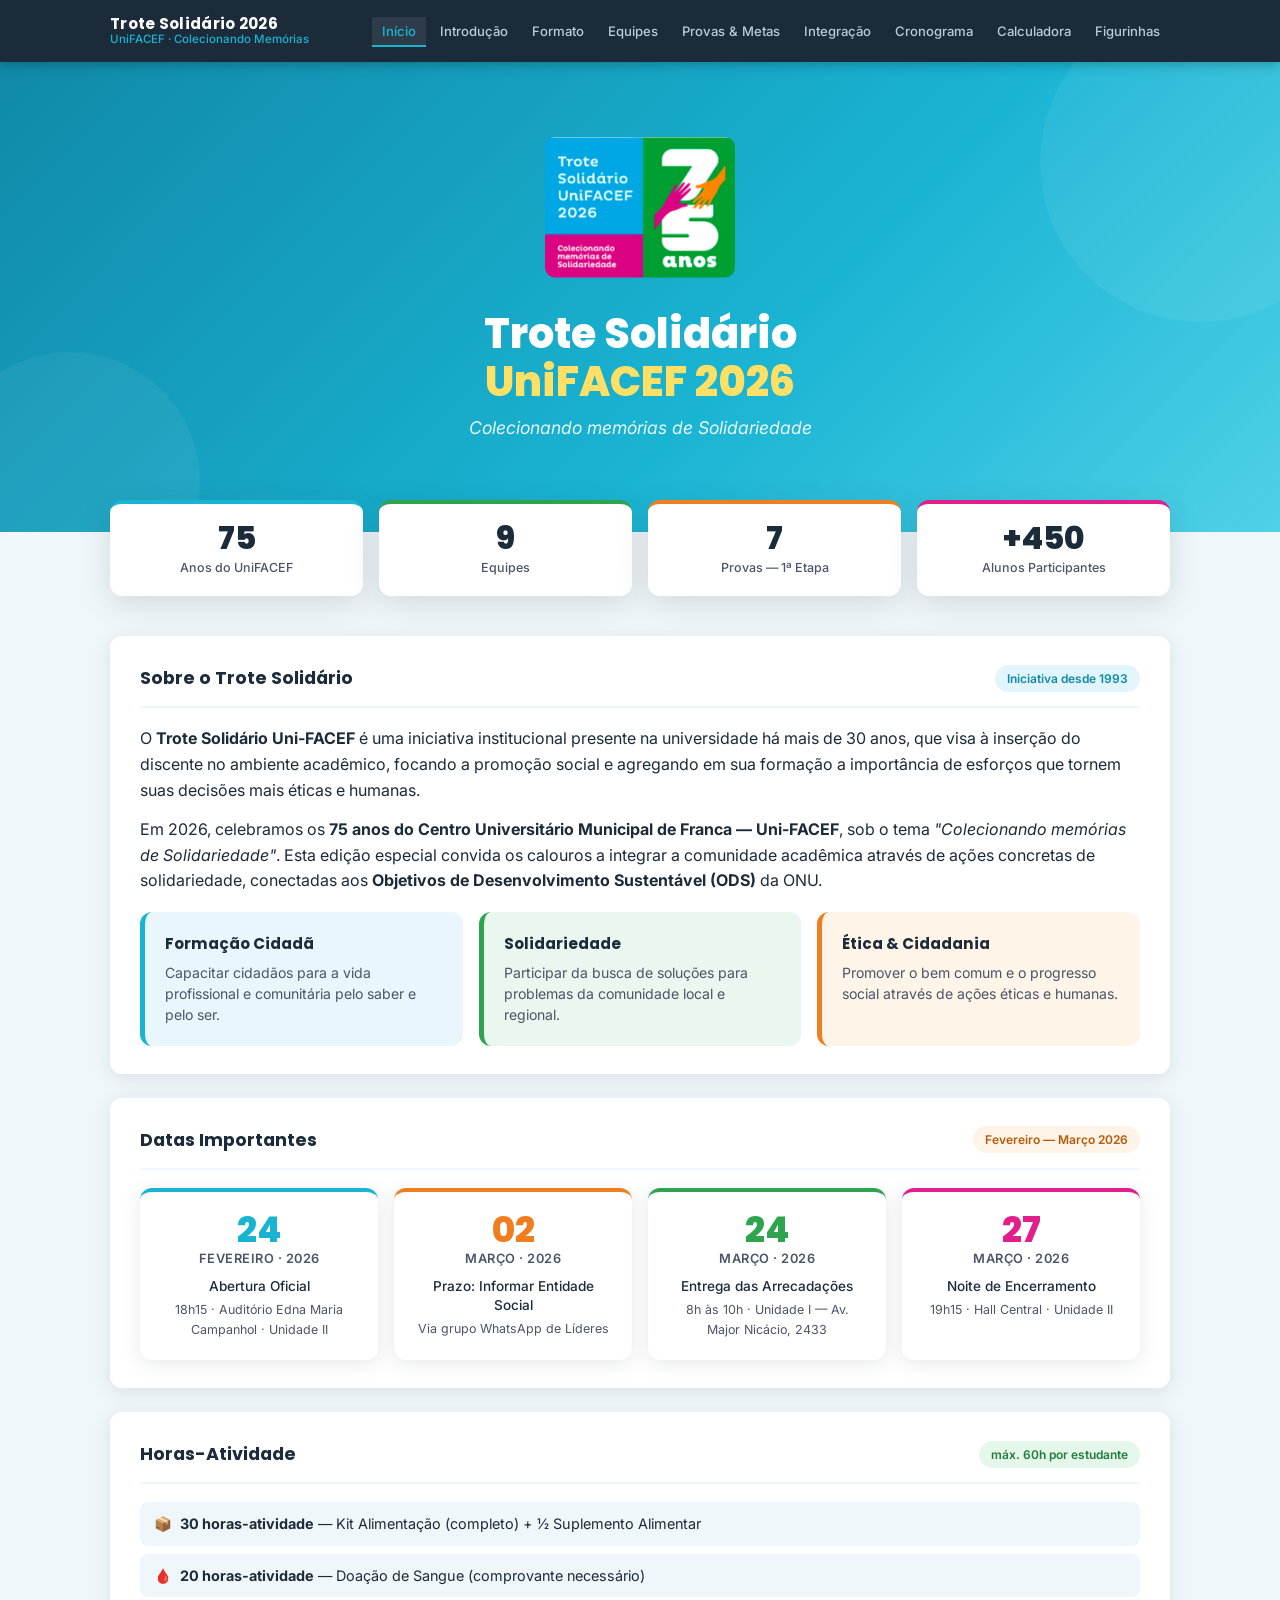
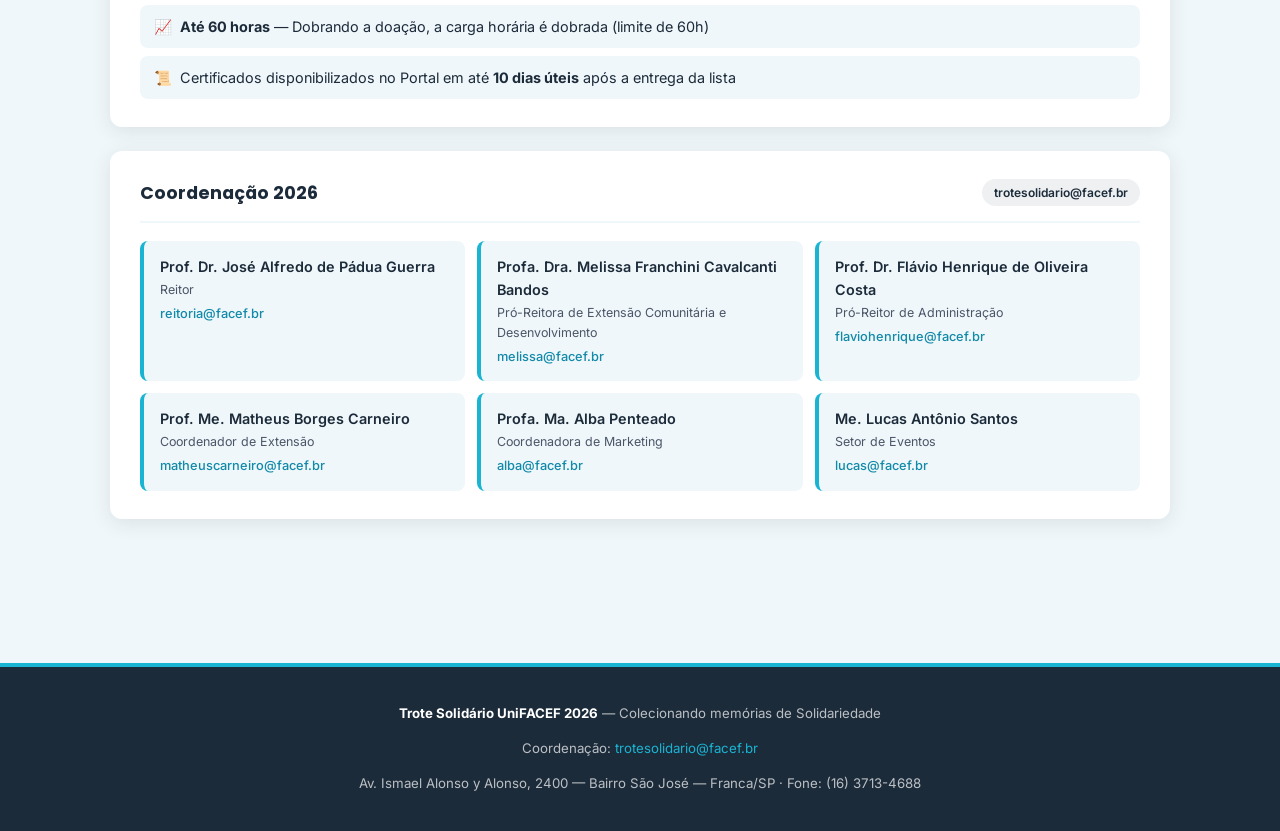
<file: index.html>
<!DOCTYPE html>
<html lang="pt-br">
<head>
    <meta charset="UTF-8" />
    <meta name="viewport" content="width=device-width, initial-scale=1.0" />
    <link rel="stylesheet" href="styles.css" />
    <title>Trote Solidário UniFACEF 2026</title>
</head>
<body>

<nav class="nav">
    <div class="nav-inner">
        <a href="index.html" class="nav-logo">
            <span class="nav-logo-title">Trote Solidário 2026</span>
            <span class="nav-logo-sub">UniFACEF · Colecionando Memórias</span>
        </a>
        <button class="nav-toggle" id="navToggle" aria-label="Menu">
            <span></span><span></span><span></span>
        </button>
        <ul class="nav-links" id="navLinks">
            <li><a href="index.html">Início</a></li>
            <li><a href="introducao.html">Introdução</a></li>
            <li><a href="formato.html">Formato</a></li>
            <li><a href="equipes.html">Equipes</a></li>
            <li><a href="provas.html">Provas & Metas</a></li>
            <li><a href="integracao.html">Integração</a></li>
            <li><a href="cronograma.html">Cronograma</a></li>
            <li><a href="calculadora.html">Calculadora</a></li>
                <li><a href="figurinhas.html">Figurinhas</a></li>
        </ul>
    </div>
</nav>

<header class="hero">
    <img src="trote.png" alt="Logo Trote Solidário" class="hero-logo" />
    <h1>Trote Solidário<br><span>UniFACEF 2026</span></h1>
    <h2>Colecionando memórias de Solidariedade</h2>
</header>

<div class="stats-strip">
    <div class="stat-card">
        <div class="stat-num">75</div>
        <div class="stat-label">Anos do UniFACEF</div>
    </div>
    <div class="stat-card verde">
        <div class="stat-num">9</div>
        <div class="stat-label">Equipes</div>
    </div>
    <div class="stat-card laranja">
        <div class="stat-num">7</div>
        <div class="stat-label">Provas — 1ª Etapa</div>
    </div>
    <div class="stat-card magenta">
        <div class="stat-num">+450</div>
        <div class="stat-label">Alunos Participantes</div>
    </div>
</div>

<main class="main">

    <section class="section">
        <div class="section-header">
            <h3>Sobre o Trote Solidário</h3>
            <span class="badge badge-azul">Iniciativa desde 1993</span>
        </div>
        <p>
            O <strong>Trote Solidário Uni-FACEF</strong> é uma iniciativa institucional presente na universidade
            há mais de 30 anos, que visa à inserção do discente no ambiente acadêmico, focando a promoção
            social e agregando em sua formação a importância de esforços que tornem suas decisões mais éticas
            e humanas.
        </p>
        <p>
            Em 2026, celebramos os <strong>75 anos do Centro Universitário Municipal de Franca — Uni-FACEF</strong>,
            sob o tema <em>"Colecionando memórias de Solidariedade"</em>. Esta edição especial convida os calouros
            a integrar a comunidade acadêmica através de ações concretas de solidariedade, conectadas aos
            <strong>Objetivos de Desenvolvimento Sustentável (ODS)</strong> da ONU.
        </p>
        <div class="card-grid">
            <div class="card azul">
                <h4>Formação Cidadã</h4>
                <p>Capacitar cidadãos para a vida profissional e comunitária pelo saber e pelo ser.</p>
            </div>
            <div class="card verde">
                <h4>Solidariedade</h4>
                <p>Participar da busca de soluções para problemas da comunidade local e regional.</p>
            </div>
            <div class="card laranja">
                <h4>Ética & Cidadania</h4>
                <p>Promover o bem comum e o progresso social através de ações éticas e humanas.</p>
            </div>
        </div>
    </section>

    <section class="section">
        <div class="section-header">
            <h3>Datas Importantes</h3>
            <span class="badge badge-laranja">Fevereiro — Março 2026</span>
        </div>
        <div class="date-cards">
            <div class="date-card">
                <div class="date-card-day">24</div>
                <div class="date-card-month">Fevereiro · 2026</div>
                <div class="date-card-desc">Abertura Oficial</div>
                <div class="date-card-detail">18h15 · Auditório Edna Maria Campanhol · Unidade II</div>
            </div>
            <div class="date-card laranja">
                <div class="date-card-day">02</div>
                <div class="date-card-month">Março · 2026</div>
                <div class="date-card-desc">Prazo: Informar Entidade Social</div>
                <div class="date-card-detail">Via grupo WhatsApp de Líderes</div>
            </div>
            <div class="date-card verde">
                <div class="date-card-day">24</div>
                <div class="date-card-month">Março · 2026</div>
                <div class="date-card-desc">Entrega das Arrecadações</div>
                <div class="date-card-detail">8h às 10h · Unidade I — Av. Major Nicácio, 2433</div>
            </div>
            <div class="date-card magenta">
                <div class="date-card-day">27</div>
                <div class="date-card-month">Março · 2026</div>
                <div class="date-card-desc">Noite de Encerramento</div>
                <div class="date-card-detail">19h15 · Hall Central · Unidade II</div>
            </div>
        </div>
    </section>

    <section class="section">
        <div class="section-header">
            <h3>Horas-Atividade</h3>
            <span class="badge badge-verde">máx. 60h por estudante</span>
        </div>
        <ul class="lista-check">
            <li>📦 <div><strong>30 horas-atividade</strong> — Kit Alimentação (completo) + ½ Suplemento Alimentar</div></li>
            <li>🩸 <div><strong>20 horas-atividade</strong> — Doação de Sangue (comprovante necessário)</div></li>
            <li>📈 <div><strong>Até 60 horas</strong> — Dobrando a doação, a carga horária é dobrada (limite de 60h)</div></li>
            <li>📜 <div>Certificados disponibilizados no Portal em até <strong>10 dias úteis</strong> após a entrega da lista</div></li>
        </ul>
    </section>

    <section class="section">
        <div class="section-header">
            <h3>Coordenação 2026</h3>
            <span class="badge badge-escuro">trotesolidario@facef.br</span>
        </div>
        <div class="coord-grid">
            <div class="coord-item">
                <div class="coord-nome">Prof. Dr. José Alfredo de Pádua Guerra</div>
                <div class="coord-cargo">Reitor</div>
                <div class="coord-email">reitoria@facef.br</div>
            </div>
            <div class="coord-item">
                <div class="coord-nome">Profa. Dra. Melissa Franchini Cavalcanti Bandos</div>
                <div class="coord-cargo">Pró-Reitora de Extensão Comunitária e Desenvolvimento</div>
                <div class="coord-email">melissa@facef.br</div>
            </div>
            <div class="coord-item">
                <div class="coord-nome">Prof. Dr. Flávio Henrique de Oliveira Costa</div>
                <div class="coord-cargo">Pró-Reitor de Administração</div>
                <div class="coord-email">flaviohenrique@facef.br</div>
            </div>
            <div class="coord-item">
                <div class="coord-nome">Prof. Me. Matheus Borges Carneiro</div>
                <div class="coord-cargo">Coordenador de Extensão</div>
                <div class="coord-email">matheuscarneiro@facef.br</div>
            </div>
            <div class="coord-item">
                <div class="coord-nome">Profa. Ma. Alba Penteado</div>
                <div class="coord-cargo">Coordenadora de Marketing</div>
                <div class="coord-email">alba@facef.br</div>
            </div>
            <div class="coord-item">
                <div class="coord-nome">Me. Lucas Antônio Santos</div>
                <div class="coord-cargo">Setor de Eventos</div>
                <div class="coord-email">lucas@facef.br</div>
            </div>
        </div>
    </section>

</main>

<footer>
    <p><strong>Trote Solidário UniFACEF 2026</strong> — Colecionando memórias de Solidariedade</p>
    <p>Coordenação: <a href="mailto:trotesolidario@facef.br">trotesolidario@facef.br</a></p>
    <p>Av. Ismael Alonso y Alonso, 2400 — Bairro São José — Franca/SP · Fone: (16) 3713-4688</p>
</footer>

<script src="scripts.js"></script>
</body>
</html>
</file>
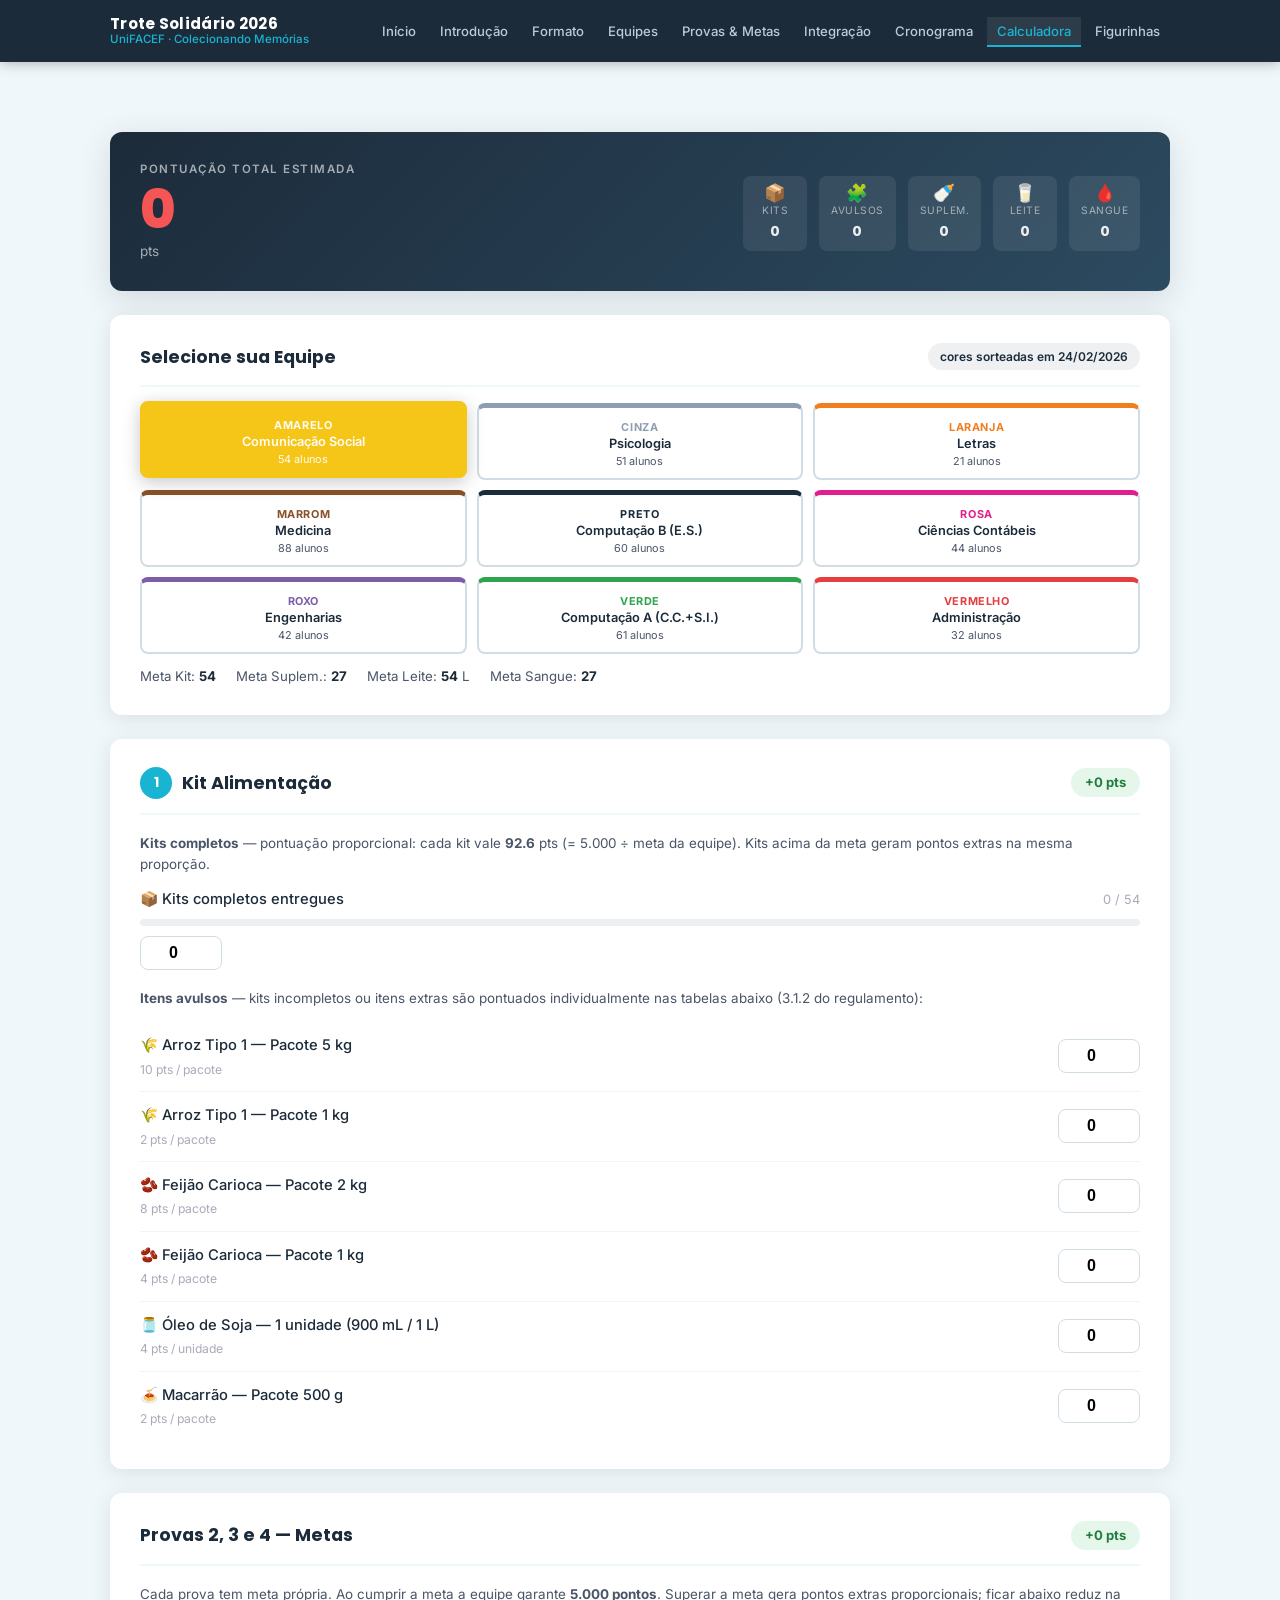
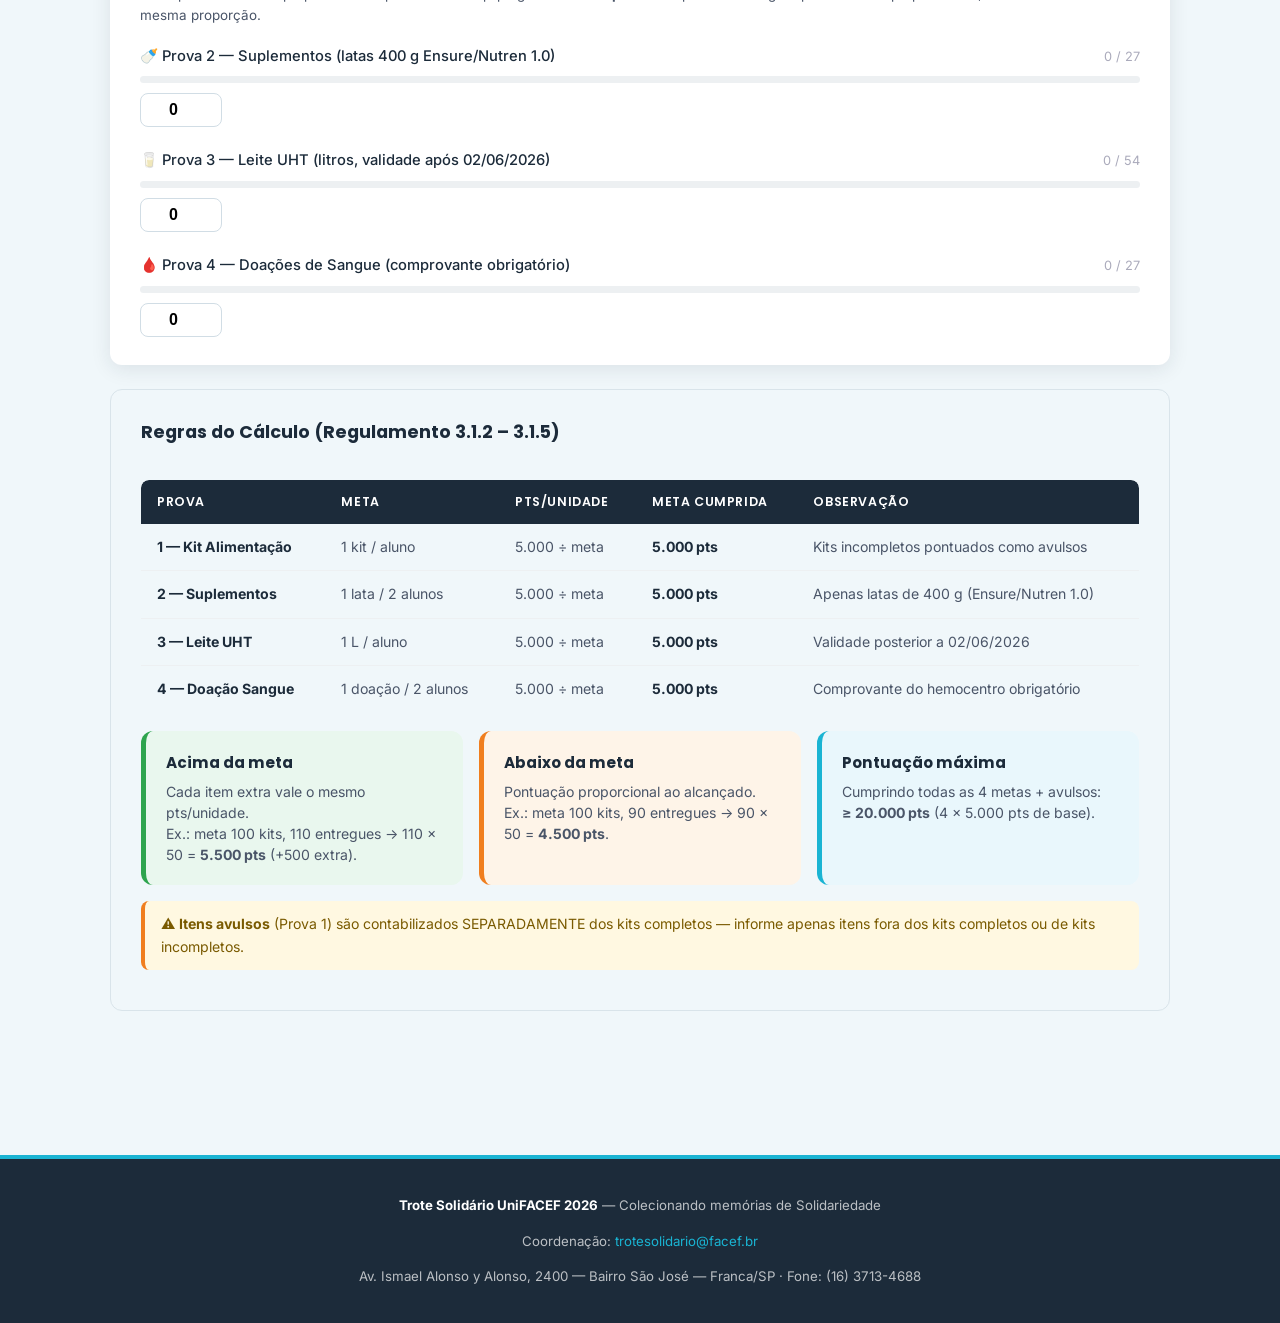
<file: calculadora.html>
<!DOCTYPE html>
<html lang="pt-br">
<head>
    <meta charset="UTF-8" />
    <meta name="viewport" content="width=device-width, initial-scale=1.0" />
    <link rel="stylesheet" href="styles.css" />
    <title>Calculadora de Pontos — Trote Solidário UniFACEF 2026</title>
</head>
<body>

<nav class="nav">
    <div class="nav-inner">
        <a href="index.html" class="nav-logo">
            <span class="nav-logo-title">Trote Solidário 2026</span>
            <span class="nav-logo-sub">UniFACEF · Colecionando Memórias</span>
        </a>
        <button class="nav-toggle" id="navToggle" aria-label="Menu">
            <span></span><span></span><span></span>
        </button>
        <ul class="nav-links" id="navLinks">
            <li><a href="index.html">Início</a></li>
            <li><a href="introducao.html">Introdução</a></li>
            <li><a href="formato.html">Formato</a></li>
            <li><a href="equipes.html">Equipes</a></li>
            <li><a href="provas.html">Provas & Metas</a></li>
            <li><a href="integracao.html">Integração</a></li>
            <li><a href="cronograma.html">Cronograma</a></li>
            <li><a href="calculadora.html">Calculadora</a></li>
            <li><a href="figurinhas.html">Figurinhas</a></li>
        </ul>
    </div>
</nav>

<main class="main" style="margin-top:30px;">

    <div class="calc-hero" id="calcDisplay">
        <div>
            <div class="calc-label">Pontuação Total Estimada</div>
            <span class="calc-total-num" id="totalDisplay">0</span>
            <span class="calc-total-unit">pts</span>
        </div>
        <div class="calc-bkd-grid">
            <div class="calc-bkd-item">
                <span class="calc-bkd-icon">📦</span>
                <span class="calc-bkd-label">Kits</span>
                <span class="calc-bkd-val" id="bkdKit">0</span>
            </div>
            <div class="calc-bkd-item">
                <span class="calc-bkd-icon">🧩</span>
                <span class="calc-bkd-label">Avulsos</span>
                <span class="calc-bkd-val" id="bkdAvulsos">0</span>
            </div>
            <div class="calc-bkd-item">
                <span class="calc-bkd-icon">🍼</span>
                <span class="calc-bkd-label">Suplem.</span>
                <span class="calc-bkd-val" id="bkdSuplemento">0</span>
            </div>
            <div class="calc-bkd-item">
                <span class="calc-bkd-icon">🥛</span>
                <span class="calc-bkd-label">Leite</span>
                <span class="calc-bkd-val" id="bkdLeite">0</span>
            </div>
            <div class="calc-bkd-item">
                <span class="calc-bkd-icon">🩸</span>
                <span class="calc-bkd-label">Sangue</span>
                <span class="calc-bkd-val" id="bkdSangue">0</span>
            </div>
        </div>
    </div>

    <section class="section">
        <div class="section-header" style="margin-bottom:16px;">
            <h3>Selecione sua Equipe</h3>
            <span class="badge badge-escuro">cores sorteadas em 24/02/2026</span>
        </div>

        <div class="team-btn-grid">
            <button class="team-btn-item ativo" data-equipe="comunicacao" style="--cor:#f5c518">
                <span class="btn-cor-label">Amarelo</span>
                <span class="btn-equipe-nome">Comunicação Social</span>
                <span class="btn-alunos-label">54 alunos</span>
            </button>
            <button class="team-btn-item" data-equipe="psicologia" style="--cor:#8e9eb2">
                <span class="btn-cor-label">Cinza</span>
                <span class="btn-equipe-nome">Psicologia</span>
                <span class="btn-alunos-label">51 alunos</span>
            </button>
            <button class="team-btn-item" data-equipe="letras" style="--cor:#f07e1e">
                <span class="btn-cor-label">Laranja</span>
                <span class="btn-equipe-nome">Letras</span>
                <span class="btn-alunos-label">21 alunos</span>
            </button>
            <button class="team-btn-item" data-equipe="medicina" style="--cor:#895129">
                <span class="btn-cor-label">Marrom</span>
                <span class="btn-equipe-nome">Medicina</span>
                <span class="btn-alunos-label">88 alunos</span>
            </button>
            <button class="team-btn-item" data-equipe="computacaoB" style="--cor:#1c2b3a">
                <span class="btn-cor-label">Preto</span>
                <span class="btn-equipe-nome">Computação B (E.S.)</span>
                <span class="btn-alunos-label">60 alunos</span>
            </button>
            <button class="team-btn-item" data-equipe="contabeis" style="--cor:#e11e8c">
                <span class="btn-cor-label">Rosa</span>
                <span class="btn-equipe-nome">Ciências Contábeis</span>
                <span class="btn-alunos-label">44 alunos</span>
            </button>
            <button class="team-btn-item" data-equipe="engenharias" style="--cor:#7b5ea7">
                <span class="btn-cor-label">Roxo</span>
                <span class="btn-equipe-nome">Engenharias</span>
                <span class="btn-alunos-label">42 alunos</span>
            </button>
            <button class="team-btn-item" data-equipe="computacaoA" style="--cor:#2ea44e">
                <span class="btn-cor-label">Verde</span>
                <span class="btn-equipe-nome">Computação A (C.C.+S.I.)</span>
                <span class="btn-alunos-label">61 alunos</span>
            </button>
            <button class="team-btn-item" data-equipe="administracao" style="--cor:#e53e3e">
                <span class="btn-cor-label">Vermelho</span>
                <span class="btn-equipe-nome">Administração</span>
                <span class="btn-alunos-label">32 alunos</span>
            </button>
        </div>

        <div class="team-meta-strip">
            <span>Meta Kit: <strong id="infoMetaKit">54</strong></span>
            <span>Meta Suplem.: <strong id="infoMetaSuplemento">27</strong></span>
            <span>Meta Leite: <strong id="infoMetaLeite">54</strong> L</span>
            <span>Meta Sangue: <strong id="infoMetaSangue">27</strong></span>
        </div>
    </section>

    <section class="section">
        <div class="section-header">
            <div style="display:flex;align-items:center;gap:10px;">
                <div class="prova-num">1</div>
                <h3>Kit Alimentação</h3>
            </div>
            <span class="section-pts-badge" id="ptsProva1">+0 pts</span>
        </div>

        <!-- Kits completos (meta proporcional) -->
        <p style="font-size:.84rem;color:var(--cinza);margin-bottom:12px;">
            <strong>Kits completos</strong> — pontuação proporcional: cada kit vale
            <strong id="ptsPorKit">—</strong> pts (= 5.000 ÷ meta da equipe).
            Kits acima da meta geram pontos extras na mesma proporção.
        </p>
        <div class="meta-row" style="margin-bottom:16px;">
            <div class="meta-header">
                <span class="meta-nome">📦 Kits completos entregues</span>
                <span class="meta-cnt" id="labelMetaKit">0 / 54</span>
            </div>
            <div class="progress-track">
                <div class="progress-fill" id="barraKit"></div>
            </div>
            <input type="number" class="item-input" id="qtdeKits" value="0" min="0" />
        </div>

        <!-- Itens avulsos -->
        <p style="font-size:.84rem;color:var(--cinza);margin-bottom:12px;margin-top:18px;">
            <strong>Itens avulsos</strong> — kits incompletos ou itens extras são pontuados
            individualmente nas tabelas abaixo (3.1.2 do regulamento):
        </p>

        <div class="item-row">
            <div class="item-info">
                <span class="item-nome">🌾 Arroz Tipo 1 — Pacote 5 kg</span>
                <span class="item-pts-u">10 pts / pacote</span>
            </div>
            <input type="number" class="item-input" id="qtdeArroz5" value="0" min="0" />
        </div>
        <div class="item-row">
            <div class="item-info">
                <span class="item-nome">🌾 Arroz Tipo 1 — Pacote 1 kg</span>
                <span class="item-pts-u">2 pts / pacote</span>
            </div>
            <input type="number" class="item-input" id="qtdeArroz1" value="0" min="0" />
        </div>
        <div class="item-row">
            <div class="item-info">
                <span class="item-nome">🫘 Feijão Carioca — Pacote 2 kg</span>
                <span class="item-pts-u">8 pts / pacote</span>
            </div>
            <input type="number" class="item-input" id="qtdeFeijao2" value="0" min="0" />
        </div>
        <div class="item-row">
            <div class="item-info">
                <span class="item-nome">🫘 Feijão Carioca — Pacote 1 kg</span>
                <span class="item-pts-u">4 pts / pacote</span>
            </div>
            <input type="number" class="item-input" id="qtdeFeijao1" value="0" min="0" />
        </div>
        <div class="item-row">
            <div class="item-info">
                <span class="item-nome">🫙 Óleo de Soja — 1 unidade (900 mL / 1 L)</span>
                <span class="item-pts-u">4 pts / unidade</span>
            </div>
            <input type="number" class="item-input" id="qtdeOleo" value="0" min="0" />
        </div>
        <div class="item-row">
            <div class="item-info">
                <span class="item-nome">🍝 Macarrão — Pacote 500 g</span>
                <span class="item-pts-u">2 pts / pacote</span>
            </div>
            <input type="number" class="item-input" id="qtdeMacarrao" value="0" min="0" />
        </div>
    </section>

    <section class="section">
        <div class="section-header">
            <h3>Provas 2, 3 e 4 — Metas</h3>
            <span class="section-pts-badge" id="ptsMetas">+0 pts</span>
        </div>
        <p style="font-size:.84rem;color:var(--cinza);margin-bottom:18px;">
            Cada prova tem meta própria. Ao cumprir a meta a equipe garante <strong>5.000 pontos</strong>.
            Superar a meta gera pontos extras proporcionais; ficar abaixo reduz na mesma proporção.
        </p>

        <div class="meta-row">
            <div class="meta-header">
                <span class="meta-nome">🍼 Prova 2 — Suplementos (latas 400 g Ensure/Nutren 1.0)</span>
                <span class="meta-cnt" id="labelMetaSuplemento">0 / 27</span>
            </div>
            <div class="progress-track">
                <div class="progress-fill" id="barraSuplemento"></div>
            </div>
            <input type="number" class="item-input" id="qtdeSuplemento" value="0" min="0" />
        </div>

        <div class="meta-row">
            <div class="meta-header">
                <span class="meta-nome">🥛 Prova 3 — Leite UHT (litros, validade após 02/06/2026)</span>
                <span class="meta-cnt" id="labelMetaLeite">0 / 54</span>
            </div>
            <div class="progress-track">
                <div class="progress-fill" id="barraLeite"></div>
            </div>
            <input type="number" class="item-input" id="qtdeLeite" value="0" min="0" />
        </div>

        <div class="meta-row">
            <div class="meta-header">
                <span class="meta-nome">🩸 Prova 4 — Doações de Sangue (comprovante obrigatório)</span>
                <span class="meta-cnt" id="labelMetaSangue">0 / 27</span>
            </div>
            <div class="progress-track">
                <div class="progress-fill" id="barraSangue"></div>
            </div>
            <input type="number" class="item-input" id="qtdeSangue" value="0" min="0" />
        </div>
    </section>

    <section class="section" style="background:var(--fundo);box-shadow:none;border:1.5px solid #d9e4ea;">
        <div class="section-header">
            <h3>Regras do Cálculo (Regulamento 3.1.2 – 3.1.5)</h3>
        </div>

        <div class="table-wrap">
            <table>
                <thead>
                    <tr>
                        <th>Prova</th>
                        <th>Meta</th>
                        <th>Pts/unidade</th>
                        <th>Meta cumprida</th>
                        <th>Observação</th>
                    </tr>
                </thead>
                <tbody>
                    <tr>
                        <td><strong>1 — Kit Alimentação</strong></td>
                        <td>1 kit / aluno</td>
                        <td>5.000 ÷ meta</td>
                        <td><strong>5.000 pts</strong></td>
                        <td>Kits incompletos pontuados como avulsos</td>
                    </tr>
                    <tr>
                        <td><strong>2 — Suplementos</strong></td>
                        <td>1 lata / 2 alunos</td>
                        <td>5.000 ÷ meta</td>
                        <td><strong>5.000 pts</strong></td>
                        <td>Apenas latas de 400 g (Ensure/Nutren 1.0)</td>
                    </tr>
                    <tr>
                        <td><strong>3 — Leite UHT</strong></td>
                        <td>1 L / aluno</td>
                        <td>5.000 ÷ meta</td>
                        <td><strong>5.000 pts</strong></td>
                        <td>Validade posterior a 02/06/2026</td>
                    </tr>
                    <tr>
                        <td><strong>4 — Doação Sangue</strong></td>
                        <td>1 doação / 2 alunos</td>
                        <td>5.000 ÷ meta</td>
                        <td><strong>5.000 pts</strong></td>
                        <td>Comprovante do hemocentro obrigatório</td>
                    </tr>
                </tbody>
            </table>
        </div>

        <div class="card-grid" style="margin-top:18px;">
            <div class="card verde">
                <h4>Acima da meta</h4>
                <p>Cada item extra vale o mesmo pts/unidade.<br>
                Ex.: meta 100 kits, 110 entregues → 110 × 50 = <strong>5.500 pts</strong> (+500 extra).</p>
            </div>
            <div class="card laranja">
                <h4>Abaixo da meta</h4>
                <p>Pontuação proporcional ao alcançado.<br>
                Ex.: meta 100 kits, 90 entregues → 90 × 50 = <strong>4.500 pts</strong>.</p>
            </div>
            <div class="card azul">
                <h4>Pontuação máxima</h4>
                <p>Cumprindo todas as 4 metas + avulsos:<br>
                <strong>≥ 20.000 pts</strong> (4 × 5.000 pts de base).</p>
            </div>
        </div>

        <div class="alert-box" style="margin-top:16px;">
            ⚠️ <strong>Itens avulsos</strong> (Prova 1) são contabilizados SEPARADAMENTE dos kits completos —
            informe apenas itens fora dos kits completos ou de kits incompletos.
        </div>
    </section>

</main>

<footer>
    <p><strong>Trote Solidário UniFACEF 2026</strong> — Colecionando memórias de Solidariedade</p>
    <p>Coordenação: <a href="mailto:trotesolidario@facef.br">trotesolidario@facef.br</a></p>
    <p>Av. Ismael Alonso y Alonso, 2400 — Bairro São José — Franca/SP · Fone: (16) 3713-4688</p>
</footer>

<script src="scripts.js"></script>
</body>
</html>
</file>
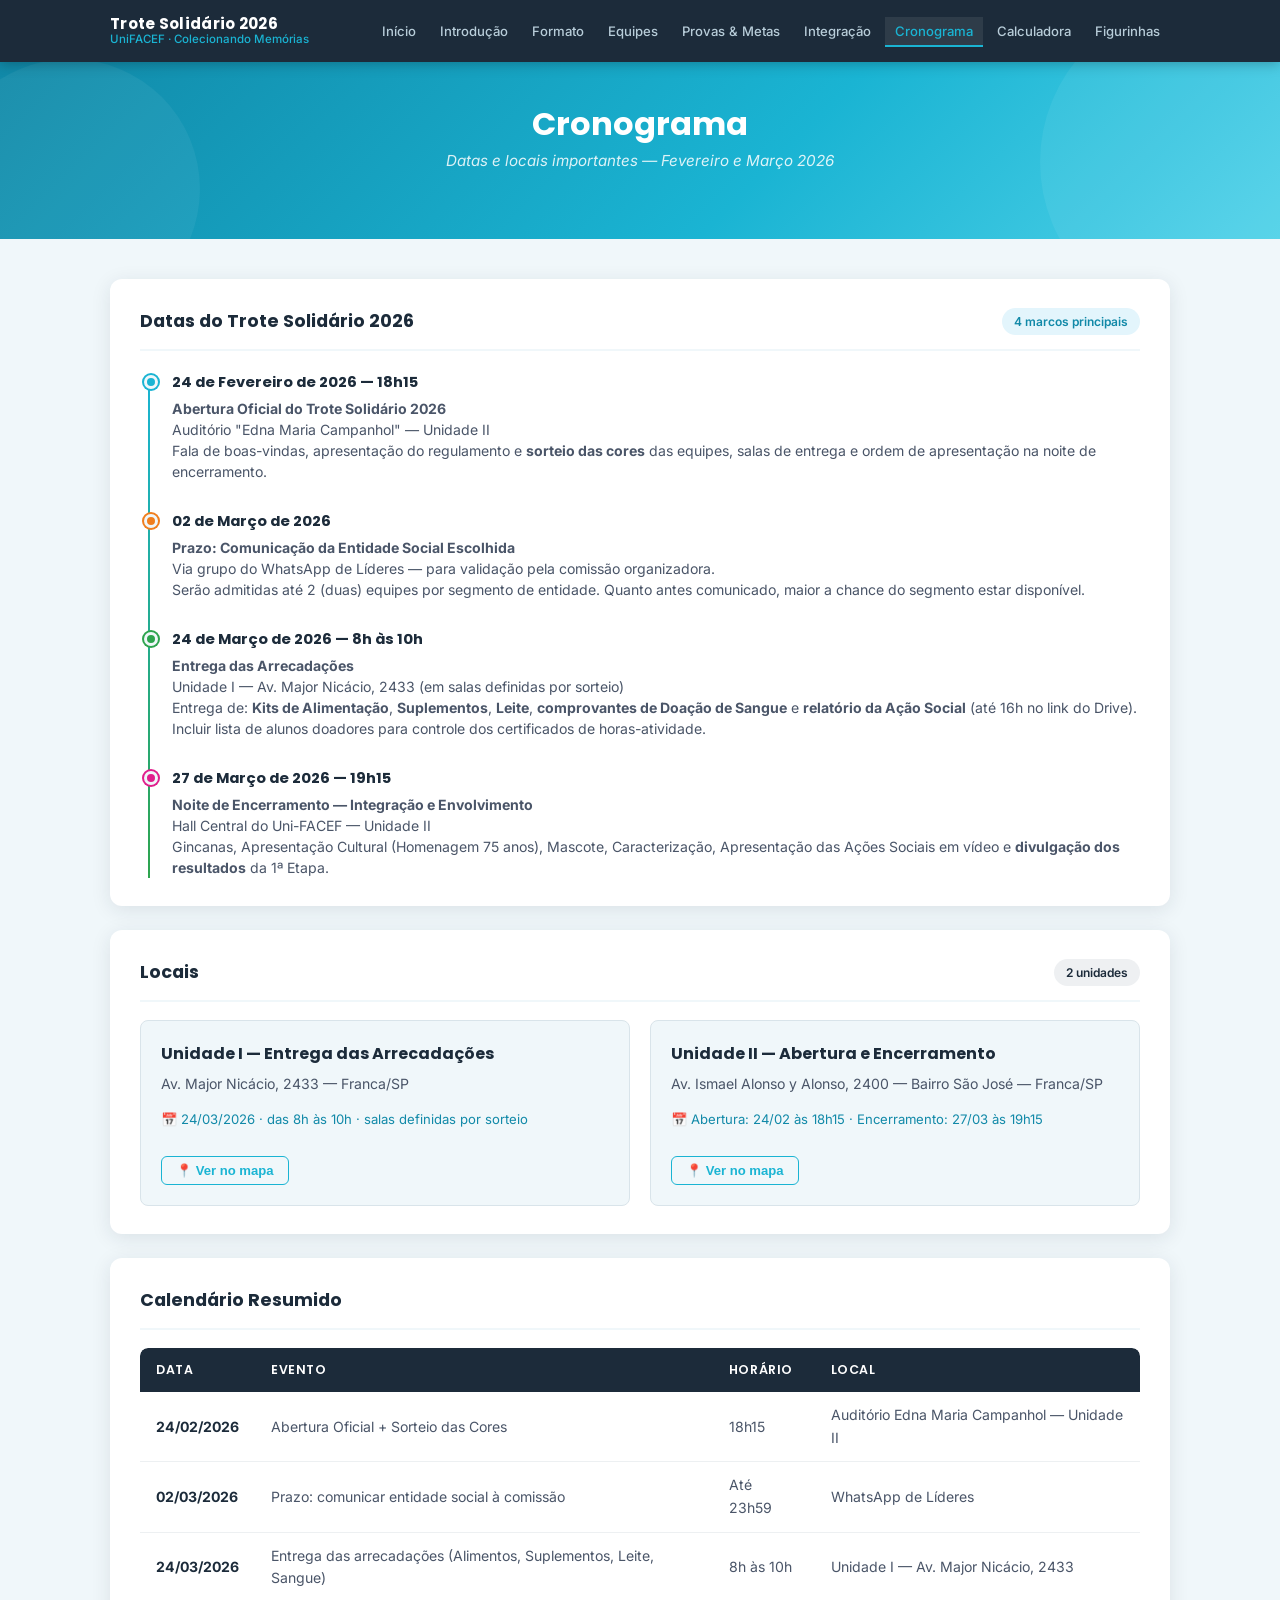
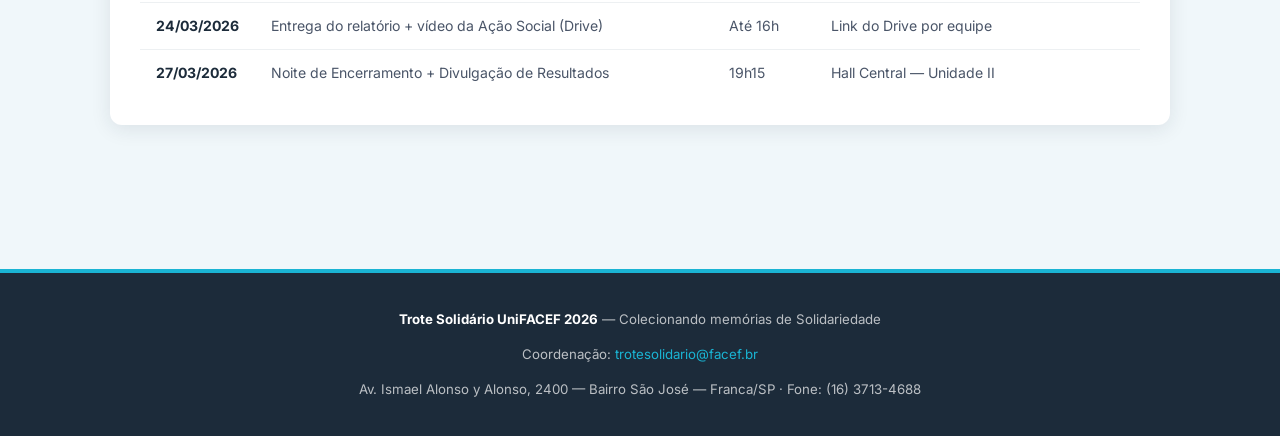
<file: cronograma.html>
<!DOCTYPE html>
<html lang="pt-br">
<head>
    <meta charset="UTF-8" />
    <meta name="viewport" content="width=device-width, initial-scale=1.0" />
    <link rel="stylesheet" href="styles.css" />
    <title>Cronograma — Trote Solidário UniFACEF 2026</title>
</head>
<body>

<nav class="nav">
    <div class="nav-inner">
        <a href="index.html" class="nav-logo">
            <span class="nav-logo-title">Trote Solidário 2026</span>
            <span class="nav-logo-sub">UniFACEF · Colecionando Memórias</span>
        </a>
        <button class="nav-toggle" id="navToggle" aria-label="Menu">
            <span></span><span></span><span></span>
        </button>
        <ul class="nav-links" id="navLinks">
            <li><a href="index.html">Início</a></li>
            <li><a href="introducao.html">Introdução</a></li>
            <li><a href="formato.html">Formato</a></li>
            <li><a href="equipes.html">Equipes</a></li>
            <li><a href="provas.html">Provas & Metas</a></li>
            <li><a href="integracao.html">Integração</a></li>
            <li><a href="cronograma.html">Cronograma</a></li>
            <li><a href="calculadora.html">Calculadora</a></li>
                <li><a href="figurinhas.html">Figurinhas</a></li>
        </ul>
    </div>
</nav>

<header class="hero hero-page">
    <h1>Cronograma</h1>
    <h2>Datas e locais importantes — Fevereiro e Março 2026</h2>
</header>

<main class="main">

    <section class="section">
        <div class="section-header">
            <h3>Datas do Trote Solidário 2026</h3>
            <span class="badge badge-azul">4 marcos principais</span>
        </div>

        <div class="timeline">
            <div class="tl-item">
                <div class="tl-dot"></div>
                <div class="tl-data">24 de Fevereiro de 2026 — 18h15</div>
                <div class="tl-desc">
                    <strong>Abertura Oficial do Trote Solidário 2026</strong><br>
                    Auditório "Edna Maria Campanhol" — Unidade II<br>
                    Fala de boas-vindas, apresentação do regulamento e <strong>sorteio das cores</strong>
                    das equipes, salas de entrega e ordem de apresentação na noite de encerramento.
                </div>
            </div>

            <div class="tl-item">
                <div class="tl-dot laranja"></div>
                <div class="tl-data">02 de Março de 2026</div>
                <div class="tl-desc">
                    <strong>Prazo: Comunicação da Entidade Social Escolhida</strong><br>
                    Via grupo do WhatsApp de Líderes — para validação pela comissão organizadora.<br>
                    Serão admitidas até 2 (duas) equipes por segmento de entidade. Quanto antes
                    comunicado, maior a chance do segmento estar disponível.
                </div>
            </div>

            <div class="tl-item">
                <div class="tl-dot verde"></div>
                <div class="tl-data">24 de Março de 2026 — 8h às 10h</div>
                <div class="tl-desc">
                    <strong>Entrega das Arrecadações</strong><br>
                    Unidade I — Av. Major Nicácio, 2433 (em salas definidas por sorteio)<br>
                    Entrega de: <strong>Kits de Alimentação</strong>, <strong>Suplementos</strong>,
                    <strong>Leite</strong>, <strong>comprovantes de Doação de Sangue</strong> e
                    <strong>relatório da Ação Social</strong> (até 16h no link do Drive).<br>
                    Incluir lista de alunos doadores para controle dos certificados de horas-atividade.
                </div>
            </div>

            <div class="tl-item">
                <div class="tl-dot magenta"></div>
                <div class="tl-data">27 de Março de 2026 — 19h15</div>
                <div class="tl-desc">
                    <strong>Noite de Encerramento — Integração e Envolvimento</strong><br>
                    Hall Central do Uni-FACEF — Unidade II<br>
                    Gincanas, Apresentação Cultural (Homenagem 75 anos), Mascote, Caracterização,
                    Apresentação das Ações Sociais em vídeo e <strong>divulgação dos resultados</strong>
                    da 1ª Etapa.
                </div>
            </div>
        </div>
    </section>

    <section class="section">
        <div class="section-header">
            <h3>Locais</h3>
            <span class="badge badge-escuro">2 unidades</span>
        </div>
        <div class="locais-grid">
            <div class="local-card">
                <h4>Unidade I — Entrega das Arrecadações</h4>
                <p>Av. Major Nicácio, 2433 — Franca/SP</p>
                <p style="margin-top:6px; font-size:.82rem; color:var(--azul-escuro);">
                    📅 24/03/2026 · das 8h às 10h · salas definidas por sorteio
                </p>
                <button class="btn-mapa" onclick="toggleMapa(this)">📍 Ver no mapa</button>
                <iframe
                    data-src="https://maps.google.com/maps?q=Av.+Major+Nic%C3%A1cio,+2433,+Franca,+SP&output=embed&z=16&hl=pt-BR"
                    class="mapa-embed"
                    frameborder="0"
                    allowfullscreen>
                </iframe>
            </div>
            <div class="local-card">
                <h4>Unidade II — Abertura e Encerramento</h4>
                <p>Av. Ismael Alonso y Alonso, 2400 — Bairro São José — Franca/SP</p>
                <p style="font-size:.82rem; color:var(--azul-escuro); margin-top:6px;">
                    📅 Abertura: 24/02 às 18h15 · Encerramento: 27/03 às 19h15
                </p>
                <button class="btn-mapa" onclick="toggleMapa(this)">📍 Ver no mapa</button>
                <iframe
                    data-src="https://maps.google.com/maps?q=Av.+Ismael+Alonso+y+Alonso,+2400,+Franca,+SP&output=embed&z=16&hl=pt-BR"
                    class="mapa-embed"
                    frameborder="0"
                    allowfullscreen>
                </iframe>
            </div>
        </div>
    </section>

    <section class="section">
        <div class="section-header">
            <h3>Calendário Resumido</h3>
        </div>
        <div class="table-wrap">
            <table>
                <thead>
                    <tr>
                        <th>Data</th>
                        <th>Evento</th>
                        <th>Horário</th>
                        <th>Local</th>
                    </tr>
                </thead>
                <tbody>
                    <tr>
                        <td><strong>24/02/2026</strong></td>
                        <td>Abertura Oficial + Sorteio das Cores</td>
                        <td>18h15</td>
                        <td>Auditório Edna Maria Campanhol — Unidade II</td>
                    </tr>
                    <tr>
                        <td><strong>02/03/2026</strong></td>
                        <td>Prazo: comunicar entidade social à comissão</td>
                        <td>Até 23h59</td>
                        <td>WhatsApp de Líderes</td>
                    </tr>
                    <tr>
                        <td><strong>24/03/2026</strong></td>
                        <td>Entrega das arrecadações (Alimentos, Suplementos, Leite, Sangue)</td>
                        <td>8h às 10h</td>
                        <td>Unidade I — Av. Major Nicácio, 2433</td>
                    </tr>
                    <tr>
                        <td><strong>24/03/2026</strong></td>
                        <td>Entrega do relatório + vídeo da Ação Social (Drive)</td>
                        <td>Até 16h</td>
                        <td>Link do Drive por equipe</td>
                    </tr>
                    <tr>
                        <td><strong>27/03/2026</strong></td>
                        <td>Noite de Encerramento + Divulgação de Resultados</td>
                        <td>19h15</td>
                        <td>Hall Central — Unidade II</td>
                    </tr>
                </tbody>
            </table>
        </div>
    </section>

</main>

<footer>
    <p><strong>Trote Solidário UniFACEF 2026</strong> — Colecionando memórias de Solidariedade</p>
    <p>Coordenação: <a href="mailto:trotesolidario@facef.br">trotesolidario@facef.br</a></p>
    <p>Av. Ismael Alonso y Alonso, 2400 — Bairro São José — Franca/SP · Fone: (16) 3713-4688</p>
</footer>

<script src="scripts.js"></script>
</body>
</html>
</file>
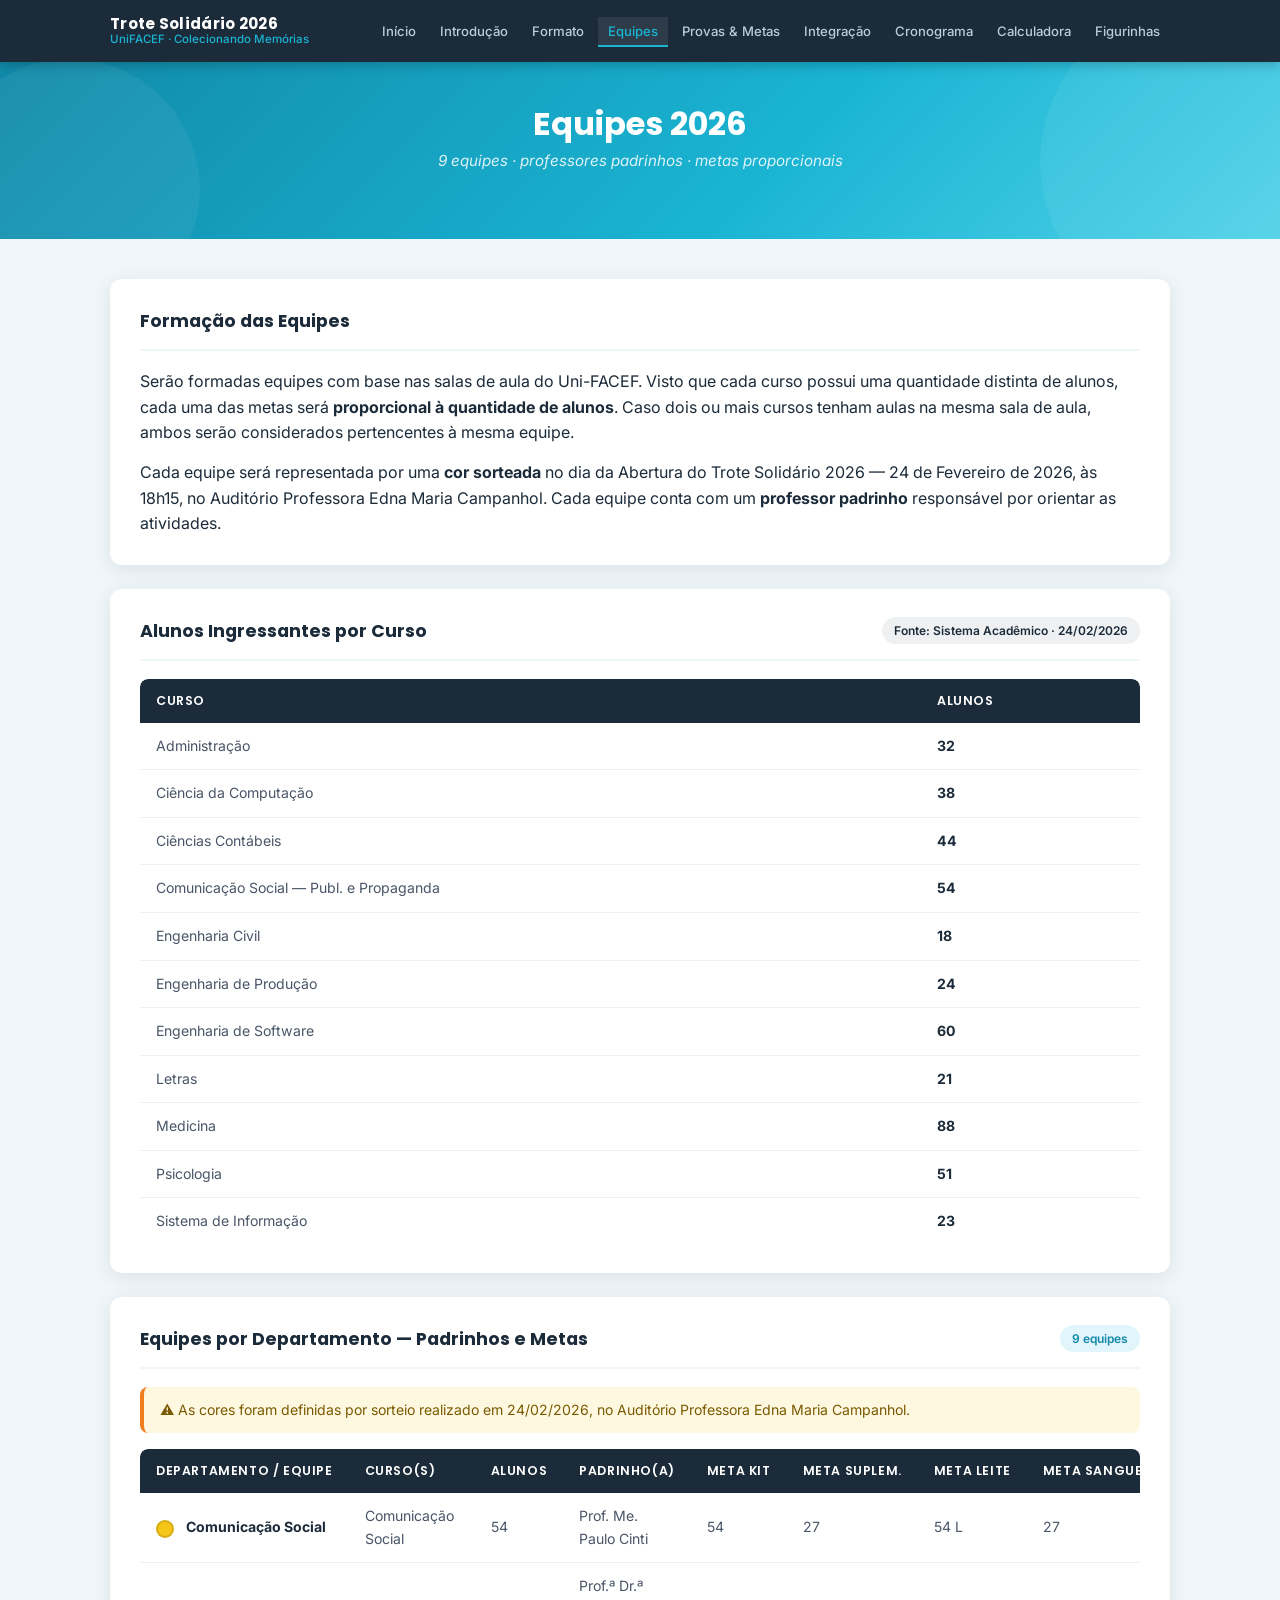
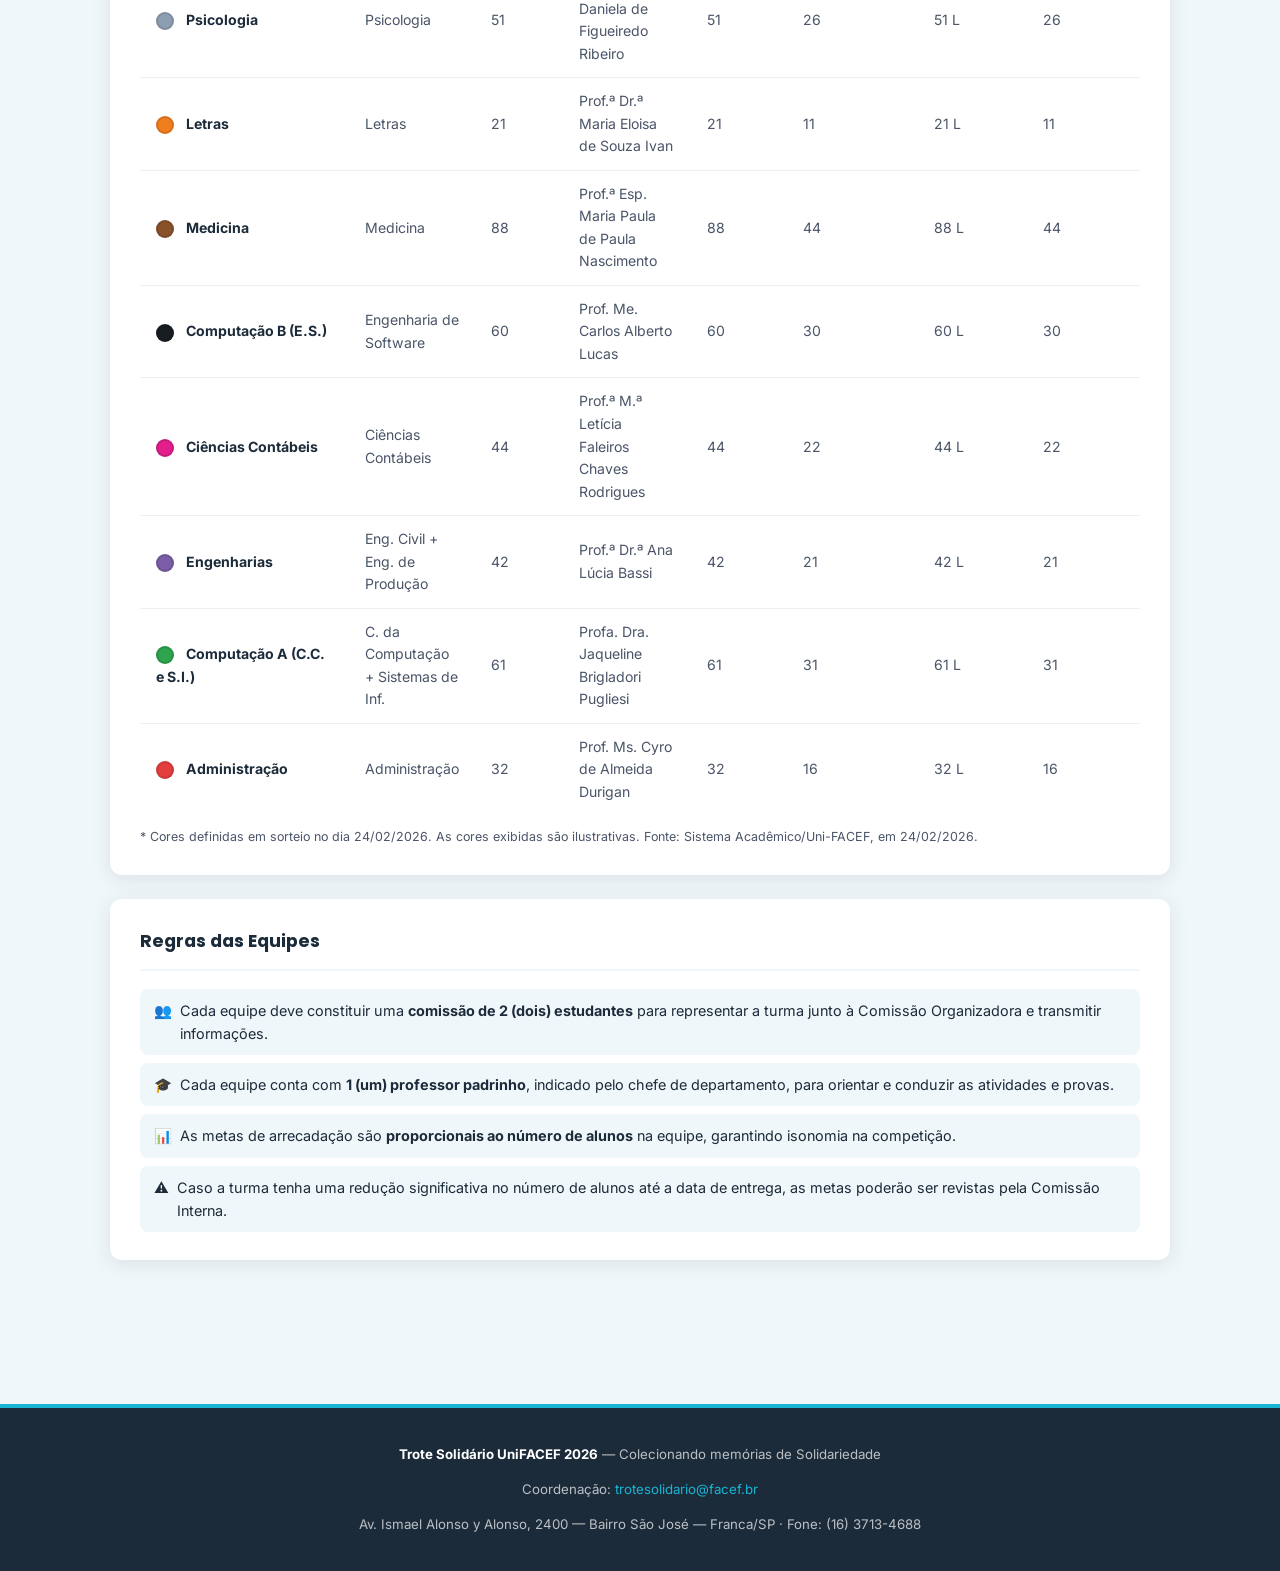
<file: equipes.html>
<!DOCTYPE html>
<html lang="pt-br">
<head>
    <meta charset="UTF-8" />
    <meta name="viewport" content="width=device-width, initial-scale=1.0" />
    <link rel="stylesheet" href="styles.css" />
    <title>Equipes — Trote Solidário UniFACEF 2026</title>
</head>
<body>

<nav class="nav">
    <div class="nav-inner">
        <a href="index.html" class="nav-logo">
            <span class="nav-logo-title">Trote Solidário 2026</span>
            <span class="nav-logo-sub">UniFACEF · Colecionando Memórias</span>
        </a>
        <button class="nav-toggle" id="navToggle" aria-label="Menu">
            <span></span><span></span><span></span>
        </button>
        <ul class="nav-links" id="navLinks">
            <li><a href="index.html">Início</a></li>
            <li><a href="introducao.html">Introdução</a></li>
            <li><a href="formato.html">Formato</a></li>
            <li><a href="equipes.html">Equipes</a></li>
            <li><a href="provas.html">Provas & Metas</a></li>
            <li><a href="integracao.html">Integração</a></li>
            <li><a href="cronograma.html">Cronograma</a></li>
            <li><a href="calculadora.html">Calculadora</a></li>
                <li><a href="figurinhas.html">Figurinhas</a></li>
        </ul>
    </div>
</nav>

<header class="hero hero-page">
    <h1>Equipes 2026</h1>
    <h2>9 equipes · professores padrinhos · metas proporcionais</h2>
</header>

<main class="main">

    <section class="section">
        <div class="section-header">
            <h3>Formação das Equipes</h3>
        </div>
        <p>
            Serão formadas equipes com base nas salas de aula do Uni-FACEF. Visto que cada curso possui
            uma quantidade distinta de alunos, cada uma das metas será <strong>proporcional à quantidade
            de alunos</strong>. Caso dois ou mais cursos tenham aulas na mesma sala de aula, ambos
            serão considerados pertencentes à mesma equipe.
        </p>
        <p>
            Cada equipe será representada por uma <strong>cor sorteada</strong> no dia da Abertura do
            Trote Solidário 2026 — 24 de Fevereiro de 2026, às 18h15, no Auditório Professora Edna
            Maria Campanhol. Cada equipe conta com um <strong>professor padrinho</strong> responsável
            por orientar as atividades.
        </p>
    </section>

    <section class="section">
        <div class="section-header">
            <h3>Alunos Ingressantes por Curso</h3>
            <span class="badge badge-escuro">Fonte: Sistema Acadêmico · 24/02/2026</span>
        </div>
        <div class="table-wrap">
            <table>
                <thead>
                    <tr>
                        <th>Curso</th>
                        <th>Alunos</th>
                    </tr>
                </thead>
                <tbody>
                    <tr><td>Administração</td><td><strong>32</strong></td></tr>
                    <tr><td>Ciência da Computação</td><td><strong>38</strong></td></tr>
                    <tr><td>Ciências Contábeis</td><td><strong>44</strong></td></tr>
                    <tr><td>Comunicação Social — Publ. e Propaganda</td><td><strong>54</strong></td></tr>
                    <tr><td>Engenharia Civil</td><td><strong>18</strong></td></tr>
                    <tr><td>Engenharia de Produção</td><td><strong>24</strong></td></tr>
                    <tr><td>Engenharia de Software</td><td><strong>60</strong></td></tr>
                    <tr><td>Letras</td><td><strong>21</strong></td></tr>
                    <tr><td>Medicina</td><td><strong>88</strong></td></tr>
                    <tr><td>Psicologia</td><td><strong>51</strong></td></tr>
                    <tr><td>Sistema de Informação</td><td><strong>23</strong></td></tr>
                </tbody>
            </table>
        </div>
    </section>

    <section class="section">
        <div class="section-header">
            <h3>Equipes por Departamento — Padrinhos e Metas</h3>
            <span class="badge badge-azul">9 equipes</span>
        </div>
        <div class="alert-box">
            ⚠️ As cores foram definidas por sorteio realizado em 24/02/2026, no Auditório Professora Edna Maria Campanhol.
        </div>
        <div class="table-wrap">
            <table>
                <thead>
                    <tr>
                        <th>Departamento / Equipe</th>
                        <th>Curso(s)</th>
                        <th>Alunos</th>
                        <th>Padrinho(a)</th>
                        <th>Meta Kit</th>
                        <th>Meta Suplem.</th>
                        <th>Meta Leite</th>
                        <th>Meta Sangue</th>
                    </tr>
                </thead>
                <tbody>
                    <tr>
                        <td>
                            <span class="cor-bolinha" style="background:#f5c518;"></span>
                            <strong>Comunicação Social</strong>
                        </td>
                        <td>Comunicação Social</td>
                        <td>54</td>
                        <td>Prof. Me. Paulo Cinti</td>
                        <td>54</td>
                        <td>27</td>
                        <td>54 L</td>
                        <td>27</td>
                    </tr>
                    <tr>
                        <td>
                            <span class="cor-bolinha" style="background:#8e9eb2;"></span>
                            <strong>Psicologia</strong>
                        </td>
                        <td>Psicologia</td>
                        <td>51</td>
                        <td>Prof.ª Dr.ª Daniela de Figueiredo Ribeiro</td>
                        <td>51</td>
                        <td>26</td>
                        <td>51 L</td>
                        <td>26</td>
                    </tr>
                    <tr>
                        <td>
                            <span class="cor-bolinha" style="background:#f07e1e;"></span>
                            <strong>Letras</strong>
                        </td>
                        <td>Letras</td>
                        <td>21</td>
                        <td>Prof.ª Dr.ª Maria Eloisa de Souza Ivan</td>
                        <td>21</td>
                        <td>11</td>
                        <td>21 L</td>
                        <td>11</td>
                    </tr>
                    <tr>
                        <td>
                            <span class="cor-bolinha" style="background:#895129;"></span>
                            <strong>Medicina</strong>
                        </td>
                        <td>Medicina</td>
                        <td>88</td>
                        <td>Prof.ª Esp. Maria Paula de Paula Nascimento</td>
                        <td>88</td>
                        <td>44</td>
                        <td>88 L</td>
                        <td>44</td>
                    </tr>
                    <tr>
                        <td>
                            <span class="cor-bolinha" style="background:#181d22;"></span>
                            <strong>Computação B (E.S.)</strong>
                        </td>
                        <td>Engenharia de Software</td>
                        <td>60</td>
                        <td>Prof. Me. Carlos Alberto Lucas</td>
                        <td>60</td>
                        <td>30</td>
                        <td>60 L</td>
                        <td>30</td>
                    </tr>
                    <tr>
                        <td>
                            <span class="cor-bolinha" style="background:#e11e8c;"></span>
                            <strong>Ciências Contábeis</strong>
                        </td>
                        <td>Ciências Contábeis</td>
                        <td>44</td>
                        <td>Prof.ª M.ª Letícia Faleiros Chaves Rodrigues</td>
                        <td>44</td>
                        <td>22</td>
                        <td>44 L</td>
                        <td>22</td>
                    </tr>
                    <tr>
                        <td>
                            <span class="cor-bolinha" style="background:#7b5ea7;"></span>
                            <strong>Engenharias</strong>
                        </td>
                        <td>Eng. Civil + Eng. de Produção</td>
                        <td>42</td>
                        <td>Prof.ª Dr.ª Ana Lúcia Bassi</td>
                        <td>42</td>
                        <td>21</td>
                        <td>42 L</td>
                        <td>21</td>
                    </tr>
                    <tr>
                        <td>
                            <span class="cor-bolinha" style="background:#2ea44e;"></span>
                            <strong>Computação A (C.C. e S.I.)</strong>
                        </td>
                        <td>C. da Computação + Sistemas de Inf.</td>
                        <td>61</td>
                        <td>Profa. Dra. Jaqueline Brigladori Pugliesi</td>
                        <td>61</td>
                        <td>31</td>
                        <td>61 L</td>
                        <td>31</td>
                    </tr>
                    <tr>
                        <td>
                            <span class="cor-bolinha" style="background:#e53e3e;"></span>
                            <strong>Administração</strong>
                        </td>
                        <td>Administração</td>
                        <td>32</td>
                        <td>Prof. Ms. Cyro de Almeida Durigan</td>
                        <td>32</td>
                        <td>16</td>
                        <td>32 L</td>
                        <td>16</td>
                    </tr>
                </tbody>
            </table>
        </div>
        <p style="font-size:.78rem; color:var(--cinza); margin-top:12px;">
            * Cores definidas em sorteio no dia 24/02/2026. As cores exibidas são ilustrativas.
            Fonte: Sistema Acadêmico/Uni-FACEF, em 24/02/2026.
        </p>
    </section>

    <section class="section">
        <div class="section-header">
            <h3>Regras das Equipes</h3>
        </div>
        <ul class="lista-check">
            <li>👥 <div>Cada equipe deve constituir uma <strong>comissão de 2 (dois) estudantes</strong> para representar
            a turma junto à Comissão Organizadora e transmitir informações.</div></li>
            <li>🎓 <div>Cada equipe conta com <strong>1 (um) professor padrinho</strong>, indicado pelo chefe de
            departamento, para orientar e conduzir as atividades e provas.</div></li>
            <li>📊 <div>As metas de arrecadação são <strong>proporcionais ao número de alunos</strong> na equipe,
            garantindo isonomia na competição.</div></li>
            <li>⚠️ <div>Caso a turma tenha uma redução significativa no número de alunos até a data de entrega,
            as metas poderão ser revistas pela Comissão Interna.</div></li>
        </ul>
    </section>

</main>

<footer>
    <p><strong>Trote Solidário UniFACEF 2026</strong> — Colecionando memórias de Solidariedade</p>
    <p>Coordenação: <a href="mailto:trotesolidario@facef.br">trotesolidario@facef.br</a></p>
    <p>Av. Ismael Alonso y Alonso, 2400 — Bairro São José — Franca/SP · Fone: (16) 3713-4688</p>
</footer>

<script src="scripts.js"></script>
</body>
</html>
</file>
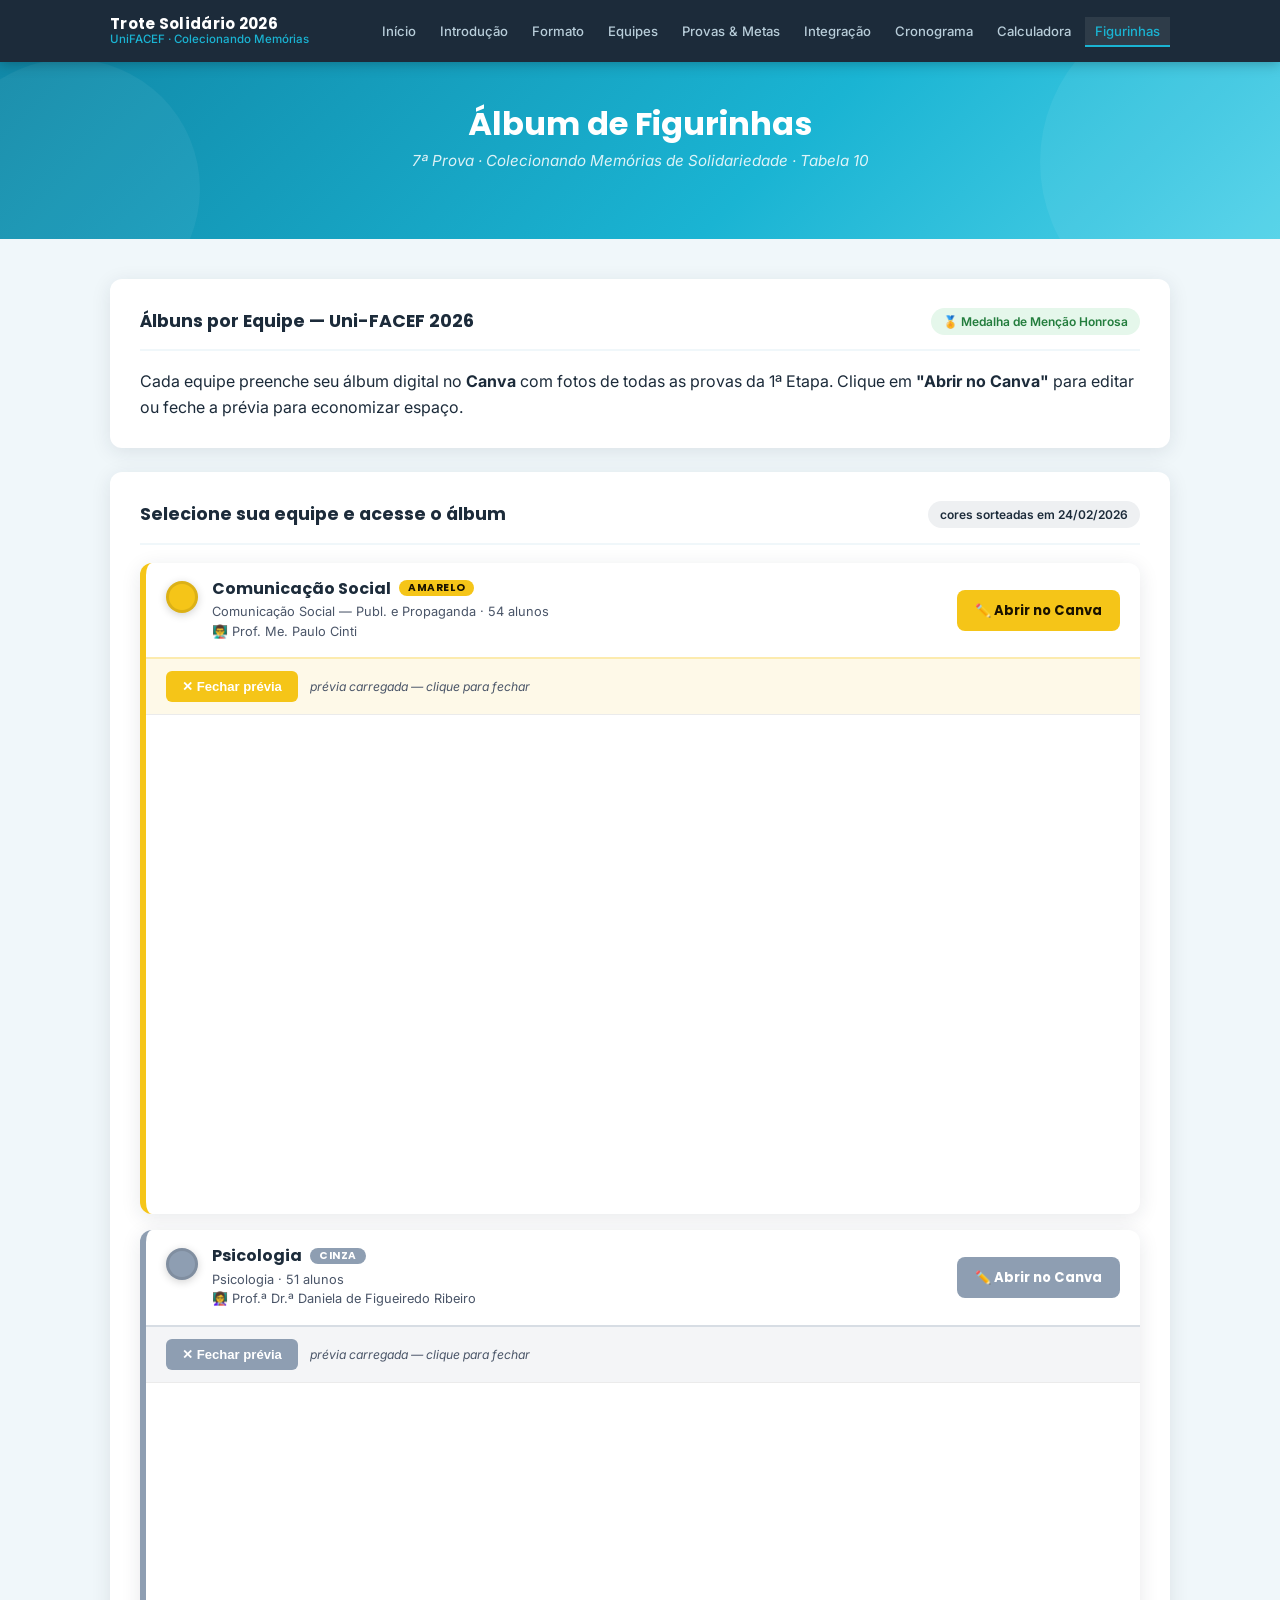
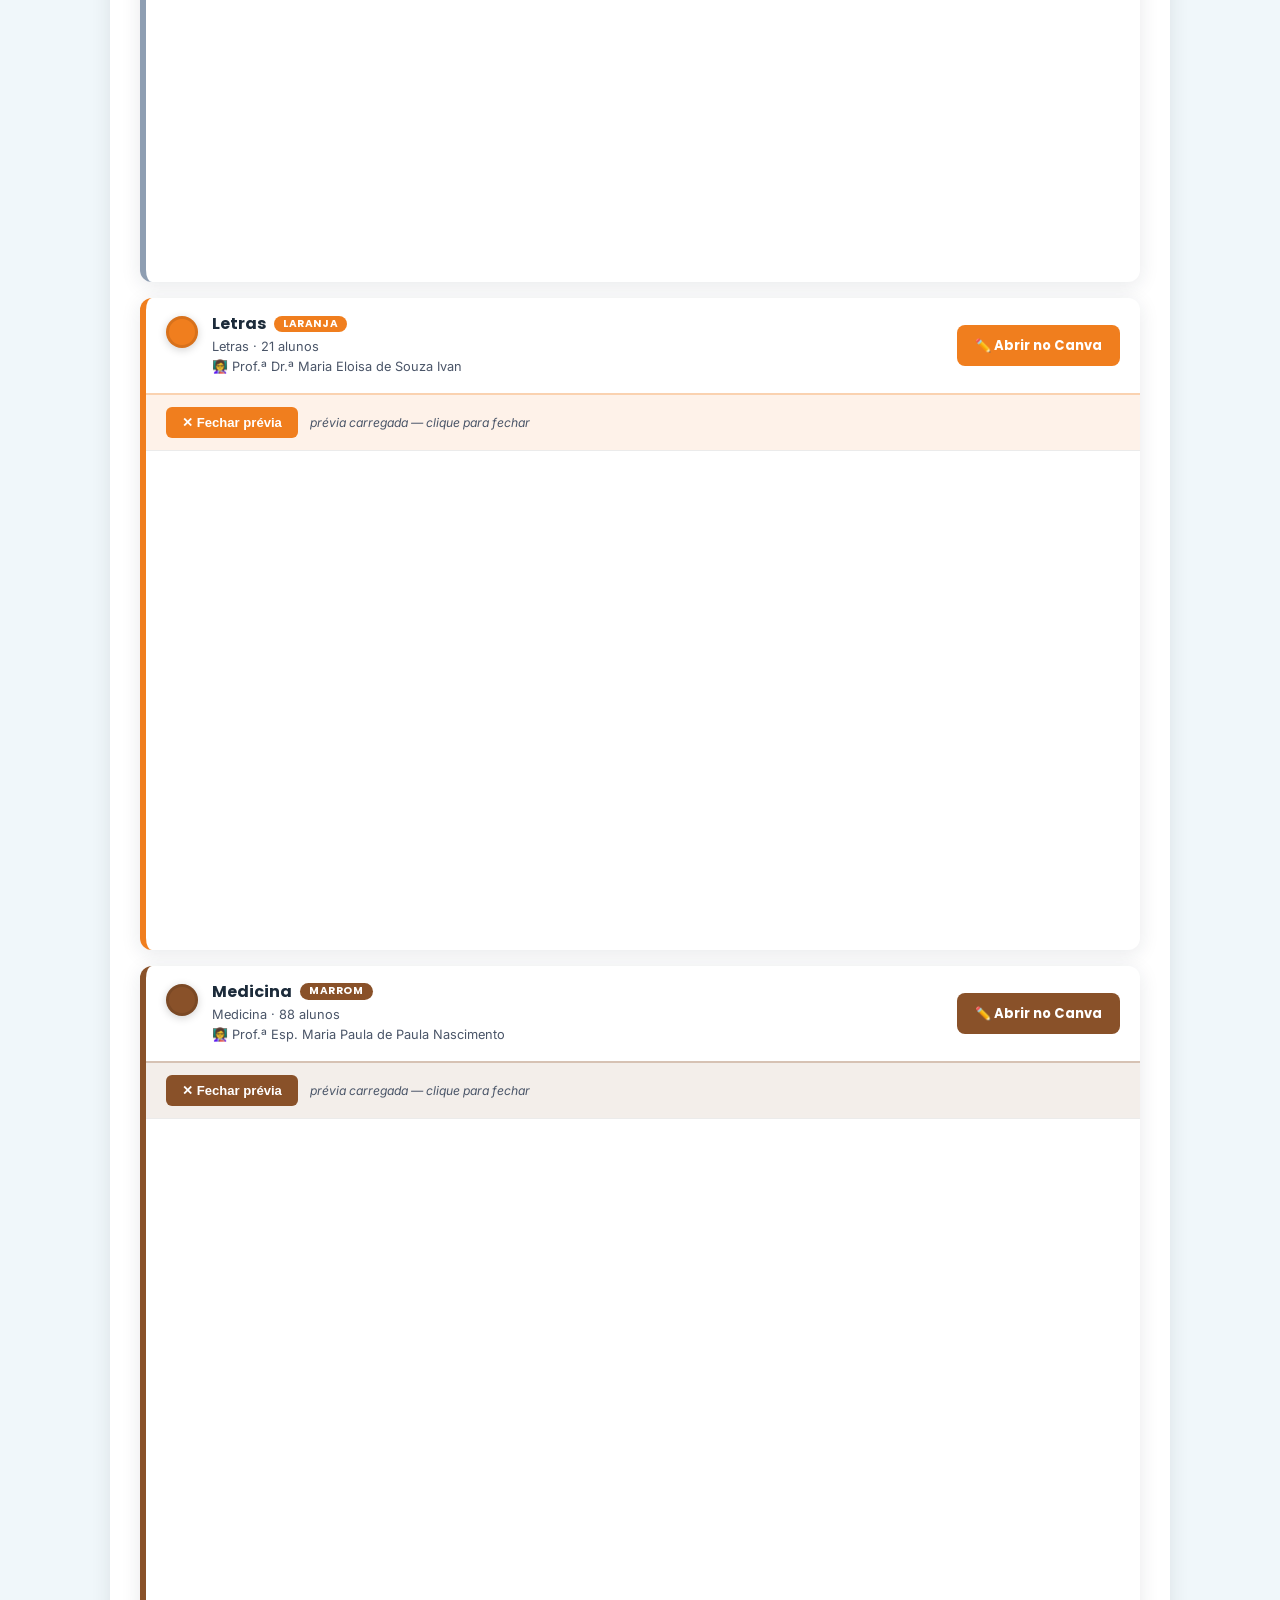
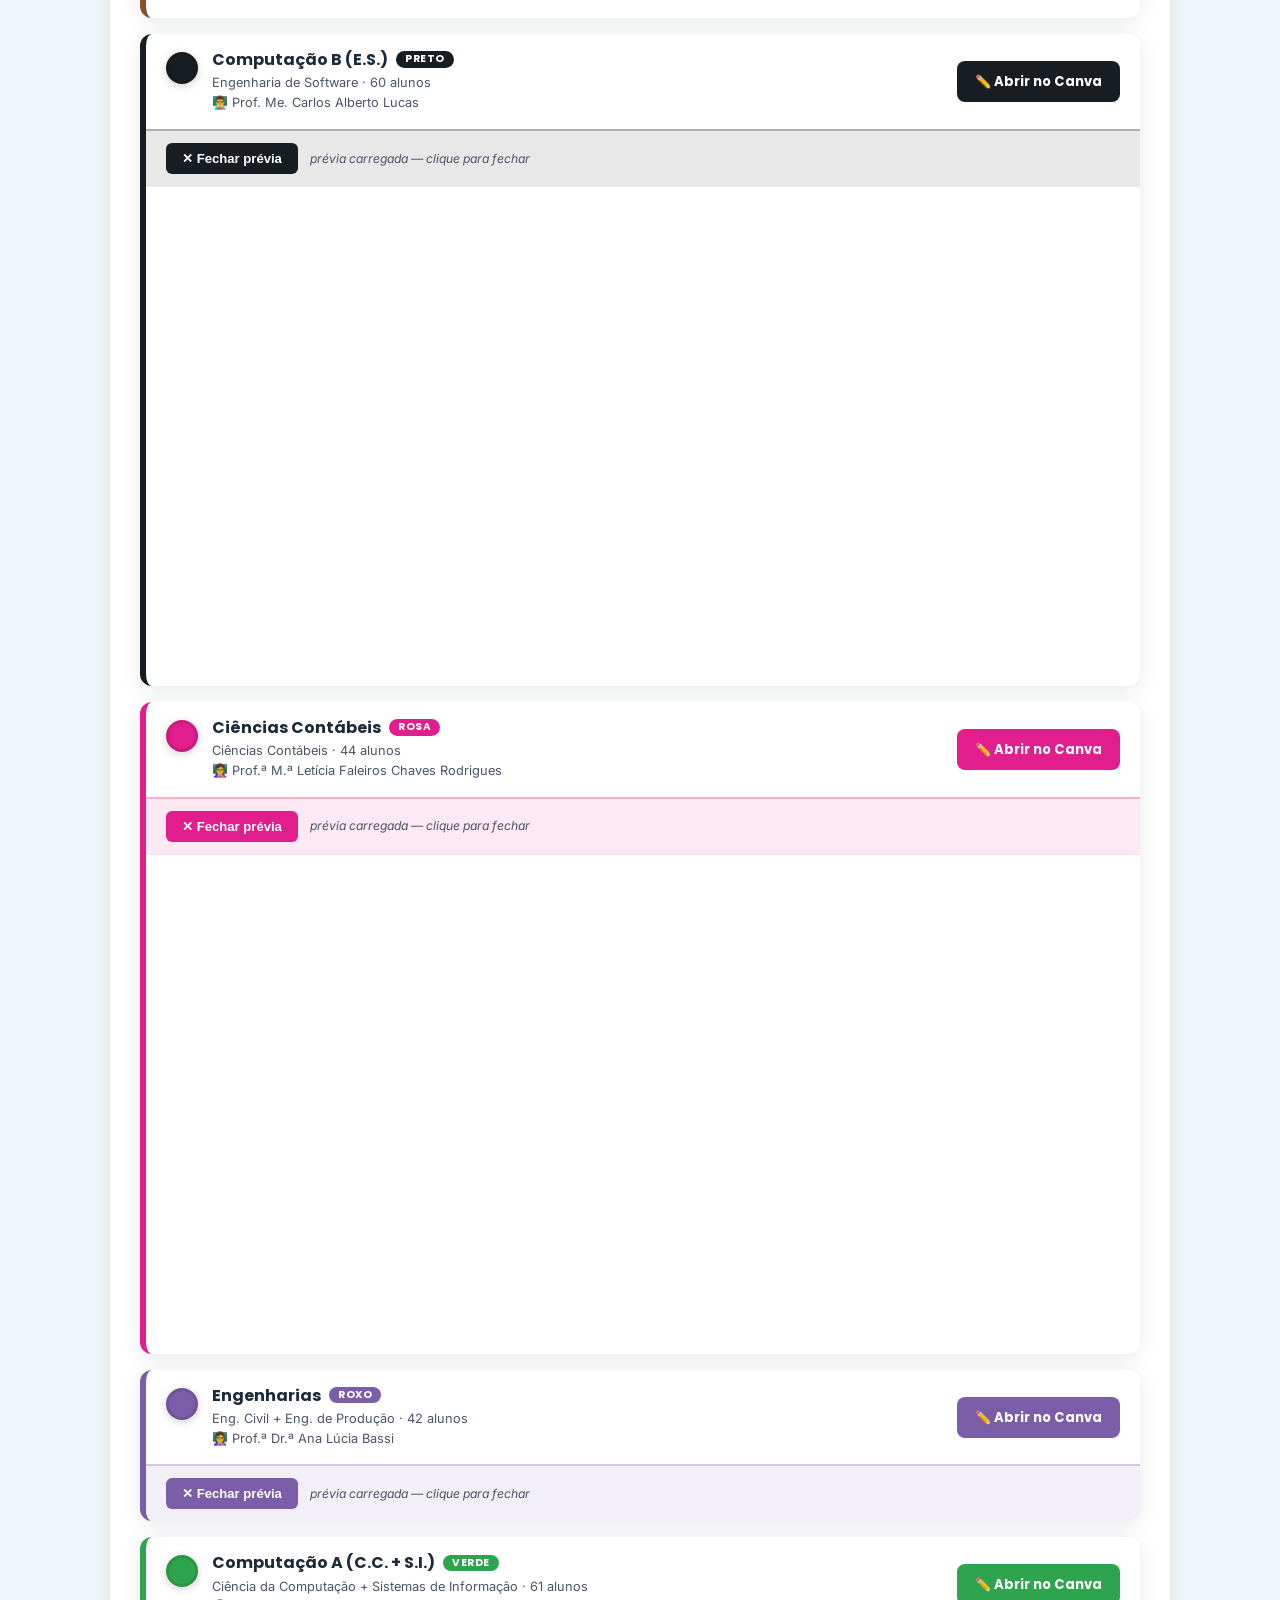
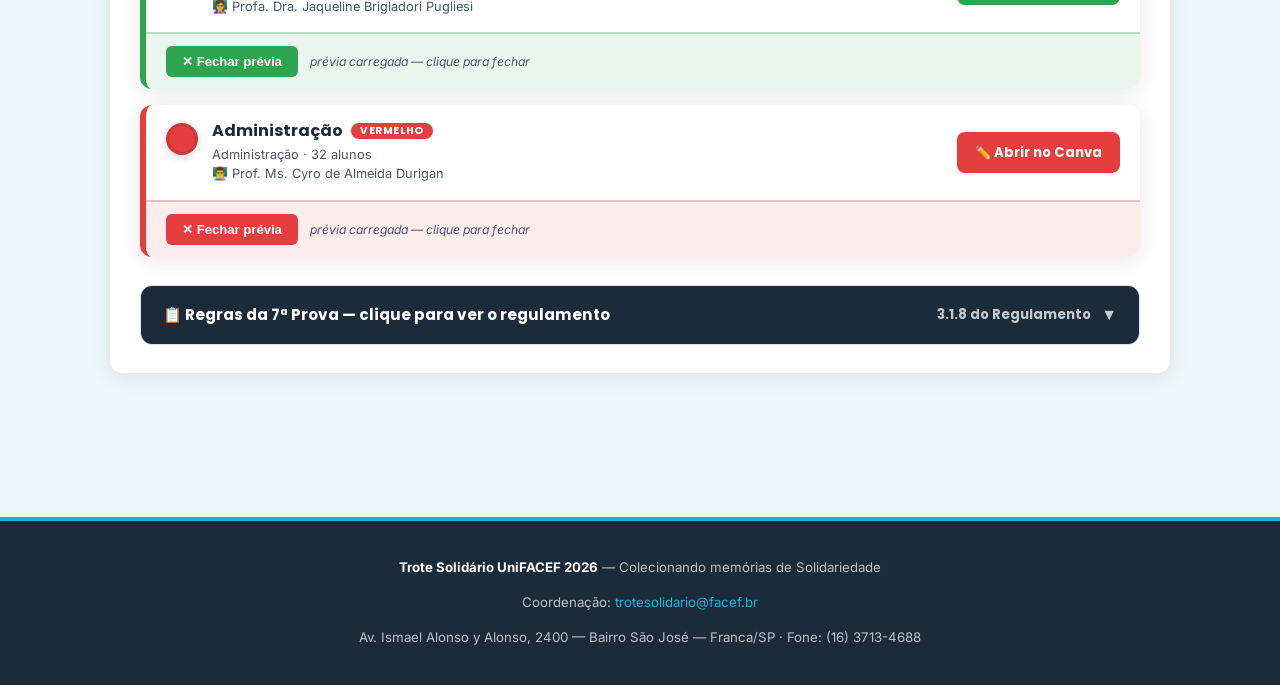
<file: figurinhas.html>
<!DOCTYPE html>
<html lang="pt-br">
<head>
    <meta charset="UTF-8" />
    <meta name="viewport" content="width=device-width, initial-scale=1.0" />
    <link rel="stylesheet" href="styles.css" />
    <title>Álbum de Figurinhas — Trote Solidário UniFACEF 2026</title>
    <style>
        @keyframes slideUp {
            from { opacity: 0; transform: translateY(22px); }
            to   { opacity: 1; transform: translateY(0); }
        }

        @keyframes fadeIn {
            from { opacity: 0; }
            to   { opacity: 1; }
        }

        @keyframes pulse-ring {
            0%   { box-shadow: 0 0 0 0 rgba(var(--rgb, 26,180,211), .45); }
            70%  { box-shadow: 0 0 0 8px rgba(var(--rgb, 26,180,211), 0); }
            100% { box-shadow: 0 0 0 0 rgba(var(--rgb, 26,180,211), 0); }
        }

        .fig-counter {
            display: flex;
            gap: 24px;
            margin-bottom: 24px;
            flex-wrap: wrap;
        }

        .fig-counter-item {
            background: var(--branco);
            border-radius: var(--radius);
            padding: 14px 24px;
            text-align: center;
            box-shadow: var(--sombra);
            flex: 1;
            min-width: 120px;
        }

        .fig-counter-num {
            font-family: 'Poppins', sans-serif;
            font-size: 1.8rem;
            font-weight: 800;
            color: var(--azul);
            line-height: 1;
        }

        .fig-counter-label {
            font-size: .72rem;
            color: var(--cinza);
            font-weight: 500;
            margin-top: 3px;
        }

        .fig-list { display: flex; flex-direction: column; gap: 16px; }

        .fig-item {
            background: var(--branco);
            border-radius: var(--radius);
            border-left: 6px solid var(--cor-equipe, var(--azul));
            box-shadow: var(--sombra);
            overflow: hidden;
            opacity: 0; /* preenchido pelo JS */
            animation: slideUp .45s ease both;
            transition: box-shadow .25s, transform .2s;
        }

        .fig-item:hover {
            box-shadow: var(--sombra-md);
            transform: translateX(3px);
        }
        .fig-item-top {
            display: flex;
            align-items: center;
            justify-content: space-between;
            padding: 16px 20px;
            gap: 16px;
            flex-wrap: wrap;
        }

        .fig-item-id {
            display: flex;
            align-items: flex-start;
            gap: 14px;
        }

        .fig-cor-dot {
            width: 32px;
            height: 32px;
            border-radius: 50%;
            border: 3px solid rgba(0,0,0,.1);
            flex-shrink: 0;
            margin-top: 2px;
            box-shadow: 0 2px 8px rgba(0,0,0,.18);
        }

        .fig-info-nome {
            font-family: 'Poppins', sans-serif;
            font-weight: 700;
            font-size: 1rem;
            color: var(--escuro);
            display: flex;
            align-items: center;
            gap: 8px;
            flex-wrap: wrap;
            margin-bottom: 4px;
            line-height: 1.2;
        }

        .fig-cor-pill {
            font-size: .65rem;
            font-weight: 700;
            text-transform: uppercase;
            letter-spacing: .6px;
            background: var(--cor-equipe, var(--azul));
            color: #fff;
            padding: 2px 9px;
            border-radius: 99px;
        }

        .fig-cor-pill.pill-dark { color: #fff; }

        .fig-info-meta {
            font-size: .8rem;
            color: var(--cinza);
            line-height: 1.55;
        }

        .fig-open-btn {
            display: inline-flex;
            align-items: center;
            gap: 7px;
            background: var(--cor-equipe, var(--azul));
            color: #fff !important;
            font-family: 'Poppins', sans-serif;
            font-size: .82rem;
            font-weight: 700;
            padding: 10px 18px;
            border-radius: var(--radius-sm);
            white-space: nowrap;
            flex-shrink: 0;
            transition: filter .2s, transform .15s;
        }

        .fig-open-btn:hover {
            filter: brightness(1.1);
            transform: translateY(-2px);
        }

        .fig-preview-row {
            border-top: 2px solid color-mix(in srgb, var(--cor-equipe, var(--azul)) 35%, white);
            background: color-mix(in srgb, var(--cor-equipe, var(--azul)) 10%, white);
            padding: 12px 20px;
            display: flex;
            align-items: center;
            gap: 12px;
            flex-wrap: wrap;
        }

        .btn-preview {
            display: inline-flex;
            align-items: center;
            gap: 7px;
            background: var(--cor-equipe, var(--azul));
            border: none;
            color: #fff;
            padding: 8px 16px;
            border-radius: 6px;
            font-size: .82rem;
            font-weight: 600;
            cursor: pointer;
            transition: filter .2s, transform .15s;
        }

        .btn-preview:hover { filter: brightness(1.12); transform: translateY(-1px); }

        .fig-preview-hint {
            font-size: .76rem;
            color: var(--cinza);
            font-style: italic;
        }

        /* iframe do Canva */
        .canva-embed {
            display: none;
            width: 100%;
            height: 500px;
            border: none;
            border-top: 1px solid rgba(0,0,0,.08);
            animation: fadeIn .35s ease;
        }

        .rules-details {
            border: 1px solid #d9e4ea;
            border-radius: var(--radius);
            overflow: hidden;
            margin-top: 28px;
            animation: slideUp .5s .5s both;
        }

        .rules-summary {
            background: var(--escuro);
            color: var(--branco);
            padding: 16px 22px;
            cursor: pointer;
            font-family: 'Poppins', sans-serif;
            font-size: .95rem;
            font-weight: 700;
            list-style: none;
            display: flex;
            justify-content: space-between;
            align-items: center;
            user-select: none;
            transition: background .2s;
        }

        .rules-summary::-webkit-details-marker { display: none; }
        .rules-summary:hover { background: #2c4a60; }

        .rules-summary-right {
            display: flex;
            align-items: center;
            gap: 10px;
            font-size: .82rem;
            opacity: .75;
        }

        .rules-chevron {
            font-size: 1rem;
            transition: transform .3s ease;
            display: inline-block;
        }

        .rules-details[open] .rules-chevron { transform: rotate(180deg); }

        .rules-body {
            background: var(--branco);
            padding: 24px 26px;
        }

        @media (max-width: 640px) {
            .fig-item-top { flex-direction: column; align-items: flex-start; }
            .fig-open-btn { width: 100%; justify-content: center; }
            .canva-embed  { height: 320px; }
            .fig-counter  { gap: 12px; }
        }
    </style>
</head>
<body>

<nav class="nav">
    <div class="nav-inner">
        <a href="index.html" class="nav-logo">
            <span class="nav-logo-title">Trote Solidário 2026</span>
            <span class="nav-logo-sub">UniFACEF · Colecionando Memórias</span>
        </a>
        <button class="nav-toggle" id="navToggle" aria-label="Menu">
            <span></span><span></span><span></span>
        </button>
        <ul class="nav-links" id="navLinks">
            <li><a href="index.html">Início</a></li>
            <li><a href="introducao.html">Introdução</a></li>
            <li><a href="formato.html">Formato</a></li>
            <li><a href="equipes.html">Equipes</a></li>
            <li><a href="provas.html">Provas & Metas</a></li>
            <li><a href="integracao.html">Integração</a></li>
            <li><a href="cronograma.html">Cronograma</a></li>
            <li><a href="calculadora.html">Calculadora</a></li>
            <li><a href="figurinhas.html">Figurinhas</a></li>
        </ul>
    </div>
</nav>

<header class="hero hero-page">
    <h1>Álbum de Figurinhas</h1>
    <h2>7ª Prova · Colecionando Memórias de Solidariedade · Tabela 10</h2>
</header>

<main class="main">

    <section class="section">
        <div class="section-header">
            <h3>Álbuns por Equipe — Uni-FACEF 2026</h3>
            <span class="badge badge-verde">🏅 Medalha de Menção Honrosa</span>
        </div>
        <p>
            Cada equipe preenche seu álbum digital no <strong>Canva</strong> com fotos de todas
            as provas da 1ª Etapa. Clique em <strong>"Abrir no Canva"</strong> para editar ou
            feche a prévia para economizar espaço.
        </p>
    </section>

    <!-- Lista de equipes -->
    <section class="section">
        <div class="section-header">
            <h3>Selecione sua equipe e acesse o álbum</h3>
            <span class="badge badge-escuro">cores sorteadas em 24/02/2026</span>
        </div>

        <div class="fig-list">

            <!-- 1. Comunicação Social — Amarelo -->
            <div class="fig-item" style="--cor-equipe:#f5c518;">
                <div class="fig-item-top">
                    <div class="fig-item-id">
                        <span class="fig-cor-dot" style="background:#f5c518;"></span>
                        <div>
                            <div class="fig-info-nome">
                                Comunicação Social
                                <span class="fig-cor-pill" style="color:#1a1200;">Amarelo</span>
                            </div>
                            <div class="fig-info-meta">
                                Comunicação Social — Publ. e Propaganda · 54 alunos<br>
                                👨‍🏫 Prof. Me. Paulo Cinti
                            </div>
                        </div>
                    </div>
                    <a class="fig-open-btn" style="color:#1a1200!important;"
                       href="https://www.canva.com/design/DAHBsWU1Jd0/_X2TYoUBhGSgeLI5G92a4g/edit"
                       target="_blank" rel="noopener">✏️ Abrir no Canva</a>
                </div>
                <div class="fig-preview-row">
                    <button class="btn-preview" onclick="toggleCanva(this)">🎨 Ver prévia do álbum</button>
                    <span class="fig-preview-hint">prévia carregada — clique para fechar</span>
                </div>
                <iframe data-src="https://www.canva.com/design/DAHBsWU1Jd0/_X2TYoUBhGSgeLI5G92a4g/view?embed"
                    class="canva-embed" frameborder="0" allowfullscreen allow="fullscreen"></iframe>
            </div>

            <!-- 2. Psicologia — Cinza -->
            <div class="fig-item" style="--cor-equipe:#8e9eb2;">
                <div class="fig-item-top">
                    <div class="fig-item-id">
                        <span class="fig-cor-dot" style="background:#8e9eb2;"></span>
                        <div>
                            <div class="fig-info-nome">
                                Psicologia
                                <span class="fig-cor-pill">Cinza</span>
                            </div>
                            <div class="fig-info-meta">
                                Psicologia · 51 alunos<br>
                                👩‍🏫 Prof.ª Dr.ª Daniela de Figueiredo Ribeiro
                            </div>
                        </div>
                    </div>
                    <a class="fig-open-btn"
                       href="https://www.canva.com/design/DAHBsTEZc6w/JrBlvunHgc7owCwmMlDnTg/edit"
                       target="_blank" rel="noopener">✏️ Abrir no Canva</a>
                </div>
                <div class="fig-preview-row">
                    <button class="btn-preview" onclick="toggleCanva(this)">🎨 Ver prévia do álbum</button>
                    <span class="fig-preview-hint">prévia carregada — clique para fechar</span>
                </div>
                <iframe data-src="https://www.canva.com/design/DAHBsTEZc6w/JrBlvunHgc7owCwmMlDnTg/view?embed"
                    class="canva-embed" frameborder="0" allowfullscreen allow="fullscreen"></iframe>
            </div>

            <!-- 3. Letras — Laranja -->
            <div class="fig-item" style="--cor-equipe:#f07e1e;">
                <div class="fig-item-top">
                    <div class="fig-item-id">
                        <span class="fig-cor-dot" style="background:#f07e1e;"></span>
                        <div>
                            <div class="fig-info-nome">
                                Letras
                                <span class="fig-cor-pill">Laranja</span>
                            </div>
                            <div class="fig-info-meta">
                                Letras · 21 alunos<br>
                                👩‍🏫 Prof.ª Dr.ª Maria Eloisa de Souza Ivan
                            </div>
                        </div>
                    </div>
                    <a class="fig-open-btn"
                       href="https://www.canva.com/design/DAHBsYhOwB0/dbqKZ1uyjh-e8-Rjcdl_Ww/edit"
                       target="_blank" rel="noopener">✏️ Abrir no Canva</a>
                </div>
                <div class="fig-preview-row">
                    <button class="btn-preview" onclick="toggleCanva(this)">🎨 Ver prévia do álbum</button>
                    <span class="fig-preview-hint">prévia carregada — clique para fechar</span>
                </div>
                <iframe data-src="https://www.canva.com/design/DAHBsYhOwB0/dbqKZ1uyjh-e8-Rjcdl_Ww/view?embed"
                    class="canva-embed" frameborder="0" allowfullscreen allow="fullscreen"></iframe>
            </div>

            <!-- 4. Medicina — Marrom -->
            <div class="fig-item" style="--cor-equipe:#895129;">
                <div class="fig-item-top">
                    <div class="fig-item-id">
                        <span class="fig-cor-dot" style="background:#895129;"></span>
                        <div>
                            <div class="fig-info-nome">
                                Medicina
                                <span class="fig-cor-pill">Marrom</span>
                            </div>
                            <div class="fig-info-meta">
                                Medicina · 88 alunos<br>
                                👩‍🏫 Prof.ª Esp. Maria Paula de Paula Nascimento
                            </div>
                        </div>
                    </div>
                    <a class="fig-open-btn"
                       href="https://www.canva.com/design/DAHBsdVe6P8/5rAPEz_E7QqO1Osvjnly_A/edit"
                       target="_blank" rel="noopener">✏️ Abrir no Canva</a>
                </div>
                <div class="fig-preview-row">
                    <button class="btn-preview" onclick="toggleCanva(this)">🎨 Ver prévia do álbum</button>
                    <span class="fig-preview-hint">prévia carregada — clique para fechar</span>
                </div>
                <iframe data-src="https://www.canva.com/design/DAHBsdVe6P8/5rAPEz_E7QqO1Osvjnly_A/view?embed"
                    class="canva-embed" frameborder="0" allowfullscreen allow="fullscreen"></iframe>
            </div>

            <!-- 5. Computação B (Eng. Software) — Preto -->
            <div class="fig-item" style="--cor-equipe:#181d22;">
                <div class="fig-item-top">
                    <div class="fig-item-id">
                        <span class="fig-cor-dot" style="background:#181d22;"></span>
                        <div>
                            <div class="fig-info-nome">
                                Computação B (E.S.)
                                <span class="fig-cor-pill pill-dark" style="background:#181d22;">Preto</span>
                            </div>
                            <div class="fig-info-meta">
                                Engenharia de Software · 60 alunos<br>
                                👨‍🏫 Prof. Me. Carlos Alberto Lucas
                            </div>
                        </div>
                    </div>
                    <a class="fig-open-btn"
                       href="https://www.canva.com/design/DAHBsZ08LNE/u0U_kRHjFXcCLFQ_MHfIOQ/edit"
                       target="_blank" rel="noopener">✏️ Abrir no Canva</a>
                </div>
                <div class="fig-preview-row">
                    <button class="btn-preview" onclick="toggleCanva(this)">🎨 Ver prévia do álbum</button>
                    <span class="fig-preview-hint">prévia carregada — clique para fechar</span>
                </div>
                <iframe data-src="https://www.canva.com/design/DAHBsZ08LNE/u0U_kRHjFXcCLFQ_MHfIOQ/view?embed"
                    class="canva-embed" frameborder="0" allowfullscreen allow="fullscreen"></iframe>
            </div>

            <!-- 6. Ciências Contábeis — Rosa -->
            <div class="fig-item" style="--cor-equipe:#e11e8c;">
                <div class="fig-item-top">
                    <div class="fig-item-id">
                        <span class="fig-cor-dot" style="background:#e11e8c;"></span>
                        <div>
                            <div class="fig-info-nome">
                                Ciências Contábeis
                                <span class="fig-cor-pill">Rosa</span>
                            </div>
                            <div class="fig-info-meta">
                                Ciências Contábeis · 44 alunos<br>
                                👩‍🏫 Prof.ª M.ª Letícia Faleiros Chaves Rodrigues
                            </div>
                        </div>
                    </div>
                    <a class="fig-open-btn"
                       href="https://www.canva.com/design/DAHBsc62iUY/roq8zCxlImkJgejc0ziylQ/edit"
                       target="_blank" rel="noopener">✏️ Abrir no Canva</a>
                </div>
                <div class="fig-preview-row">
                    <button class="btn-preview" onclick="toggleCanva(this)">🎨 Ver prévia do álbum</button>
                    <span class="fig-preview-hint">prévia carregada — clique para fechar</span>
                </div>
                <iframe data-src="https://www.canva.com/design/DAHBsc62iUY/roq8zCxlImkJgejc0ziylQ/view?embed"
                    class="canva-embed" frameborder="0" allowfullscreen allow="fullscreen"></iframe>
            </div>

            <!-- 7. Engenharias — Roxo -->
            <div class="fig-item" style="--cor-equipe:#7b5ea7;">
                <div class="fig-item-top">
                    <div class="fig-item-id">
                        <span class="fig-cor-dot" style="background:#7b5ea7;"></span>
                        <div>
                            <div class="fig-info-nome">
                                Engenharias
                                <span class="fig-cor-pill">Roxo</span>
                            </div>
                            <div class="fig-info-meta">
                                Eng. Civil + Eng. de Produção · 42 alunos<br>
                                👩‍🏫 Prof.ª Dr.ª Ana Lúcia Bassi
                            </div>
                        </div>
                    </div>
                    <a class="fig-open-btn"
                       href="https://www.canva.com/design/DAHBsS2fk94/Wm6EpVfWrcDN2R107Qv4Kw/edit"
                       target="_blank" rel="noopener">✏️ Abrir no Canva</a>
                </div>
                <div class="fig-preview-row">
                    <button class="btn-preview" onclick="toggleCanva(this)">🎨 Ver prévia do álbum</button>
                    <span class="fig-preview-hint">prévia carregada — clique para fechar</span>
                </div>
                <iframe data-src="https://www.canva.com/design/DAHBsS2fk94/Wm6EpVfWrcDN2R107Qv4Kw/view?embed"
                    class="canva-embed" frameborder="0" allowfullscreen allow="fullscreen"></iframe>
            </div>

            <!-- 8. Computação A (C.C. + S.I.) — Verde -->
            <div class="fig-item" style="--cor-equipe:#2ea44e;">
                <div class="fig-item-top">
                    <div class="fig-item-id">
                        <span class="fig-cor-dot" style="background:#2ea44e;"></span>
                        <div>
                            <div class="fig-info-nome">
                                Computação A (C.C. + S.I.)
                                <span class="fig-cor-pill">Verde</span>
                            </div>
                            <div class="fig-info-meta">
                                Ciência da Computação + Sistemas de Informação · 61 alunos<br>
                                👩‍🏫 Profa. Dra. Jaqueline Brigladori Pugliesi
                            </div>
                        </div>
                    </div>
                    <a class="fig-open-btn"
                       href="https://www.canva.com/design/DAHBscyN4Tw/sQ3YKmkURHwPPi_20Xoj9w/edit"
                       target="_blank" rel="noopener">✏️ Abrir no Canva</a>
                </div>
                <div class="fig-preview-row">
                    <button class="btn-preview" onclick="toggleCanva(this)">🎨 Ver prévia do álbum</button>
                    <span class="fig-preview-hint">prévia carregada — clique para fechar</span>
                </div>
                <iframe data-src="https://www.canva.com/design/DAHBscyN4Tw/sQ3YKmkURHwPPi_20Xoj9w/view?embed"
                    class="canva-embed" frameborder="0" allowfullscreen allow="fullscreen"></iframe>
            </div>

            <!-- 9. Administração — Vermelho -->
            <div class="fig-item" style="--cor-equipe:#e53e3e;">
                <div class="fig-item-top">
                    <div class="fig-item-id">
                        <span class="fig-cor-dot" style="background:#e53e3e;"></span>
                        <div>
                            <div class="fig-info-nome">
                                Administração
                                <span class="fig-cor-pill">Vermelho</span>
                            </div>
                            <div class="fig-info-meta">
                                Administração · 32 alunos<br>
                                👨‍🏫 Prof. Ms. Cyro de Almeida Durigan
                            </div>
                        </div>
                    </div>
                    <a class="fig-open-btn"
                       href="https://www.canva.com/design/DAHBsdrswS4/UTHq3Ja5VbQ95OPcU8YAyA/edit"
                       target="_blank" rel="noopener">✏️ Abrir no Canva</a>
                </div>
                <div class="fig-preview-row">
                    <button class="btn-preview" onclick="toggleCanva(this)">🎨 Ver prévia do álbum</button>
                    <span class="fig-preview-hint">prévia carregada — clique para fechar</span>
                </div>
                <iframe data-src="https://www.canva.com/design/DAHBsdrswS4/UTHq3Ja5VbQ95OPcU8YAyA/view?embed"
                    class="canva-embed" frameborder="0" allowfullscreen allow="fullscreen"></iframe>
            </div>

        </div>

        <details class="rules-details">
            <summary class="rules-summary">
                <span>📋 Regras da 7ª Prova — clique para ver o regulamento</span>
                <span class="rules-summary-right">
                    3.1.8 do Regulamento
                    <span class="rules-chevron">▼</span>
                </span>
            </summary>
            <div class="rules-body">
                <div class="card-grid">
                    <div class="card azul">
                        <h4>📸 O que fotografar</h4>
                        <p>Fotos de todas as provas da 1ª Etapa: Alimentos, Suplementos, Leite,
                        Doação de Sangue, Memórias Uni-FACEF e Ação Social.</p>
                    </div>
                    <div class="card verde">
                        <h4>📐 Requisitos técnicos</h4>
                        <p>Resolução mínima <strong>1080 × 1920 px (FullHD)</strong>.
                        Formatos aceitos: <strong>JPEG · HEIC · PNG</strong>.</p>
                    </div>
                    <div class="card laranja">
                        <h4>📅 Prazo e entrega</h4>
                        <p>Álbum deve estar completo antes da <strong>Noite de Encerramento —
                        27/03/2026</strong>. Preenchido diretamente no Canva pelo link da equipe.</p>
                    </div>
                </div>
                <ul class="lista-check" style="margin-top:18px;">
                    <li>🏅 <div>Todas as equipes que completarem o álbum recebem a <strong>Medalha de Menção Honrosa</strong> na Noite de Encerramento — independente de classificação.</div></li>
                    <li>📚 <div>As imagens serão arquivadas como <strong>registro histórico oficial dos 75 anos do Uni-FACEF</strong>.</div></li>
                    <li>🔐 <div>Cada equipe tem um álbum exclusivo no Canva. <strong>Não edite o álbum de outra equipe.</strong></div></li>
                    <li>🎯 <div>A prova está associada à <strong>Homenagem aos 75 anos do Uni-FACEF</strong> e ao tema "Colecionando Memórias de Solidariedade".</div></li>
                </ul>
            </div>
        </details>

    </section>

</main>

<footer>
    <p><strong>Trote Solidário UniFACEF 2026</strong> — Colecionando memórias de Solidariedade</p>
    <p>Coordenação: <a href="mailto:trotesolidario@facef.br">trotesolidario@facef.br</a></p>
    <p>Av. Ismael Alonso y Alonso, 2400 — Bairro São José — Franca/SP · Fone: (16) 3713-4688</p>
</footer>

<script src="scripts.js"></script>
<script>
/* Inicialização específica desta página */
document.addEventListener('DOMContentLoaded', () => {
    const items   = document.querySelectorAll('.fig-item');
    const iframes = document.querySelectorAll('.canva-embed');
    const btns    = document.querySelectorAll('.btn-preview');

    items.forEach((el, i) => {
        el.style.animationDelay = `${i * 0.07}s`;
    });

    iframes.forEach((iframe, i) => {
        setTimeout(() => {
            if (!iframe.src && iframe.dataset.src) {
                iframe.src = iframe.dataset.src;
            }
            iframe.style.display = 'block';
        }, i * 300); /* 300 ms entre cada carga */
    });

    btns.forEach(btn => {
        btn.textContent = '✕ Fechar prévia';
    });
});
</script>
</body>
</html>
</file>
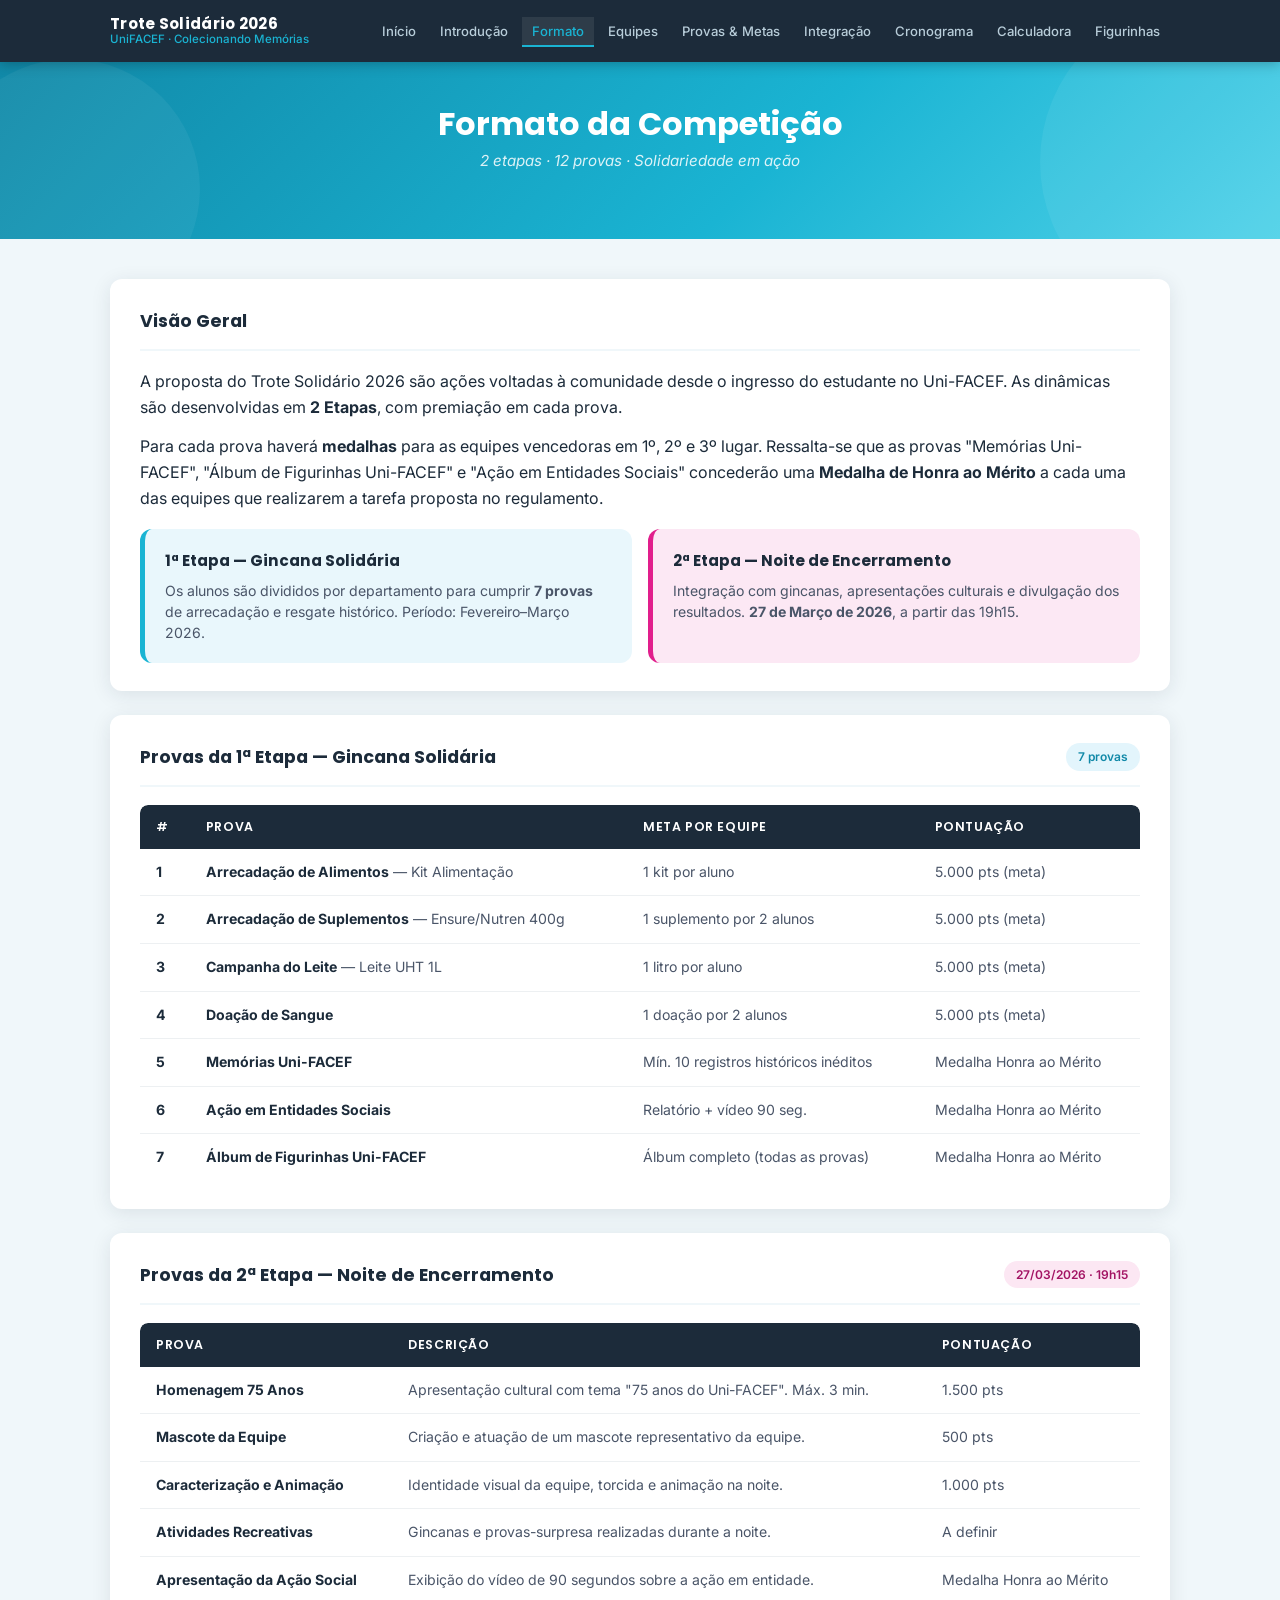
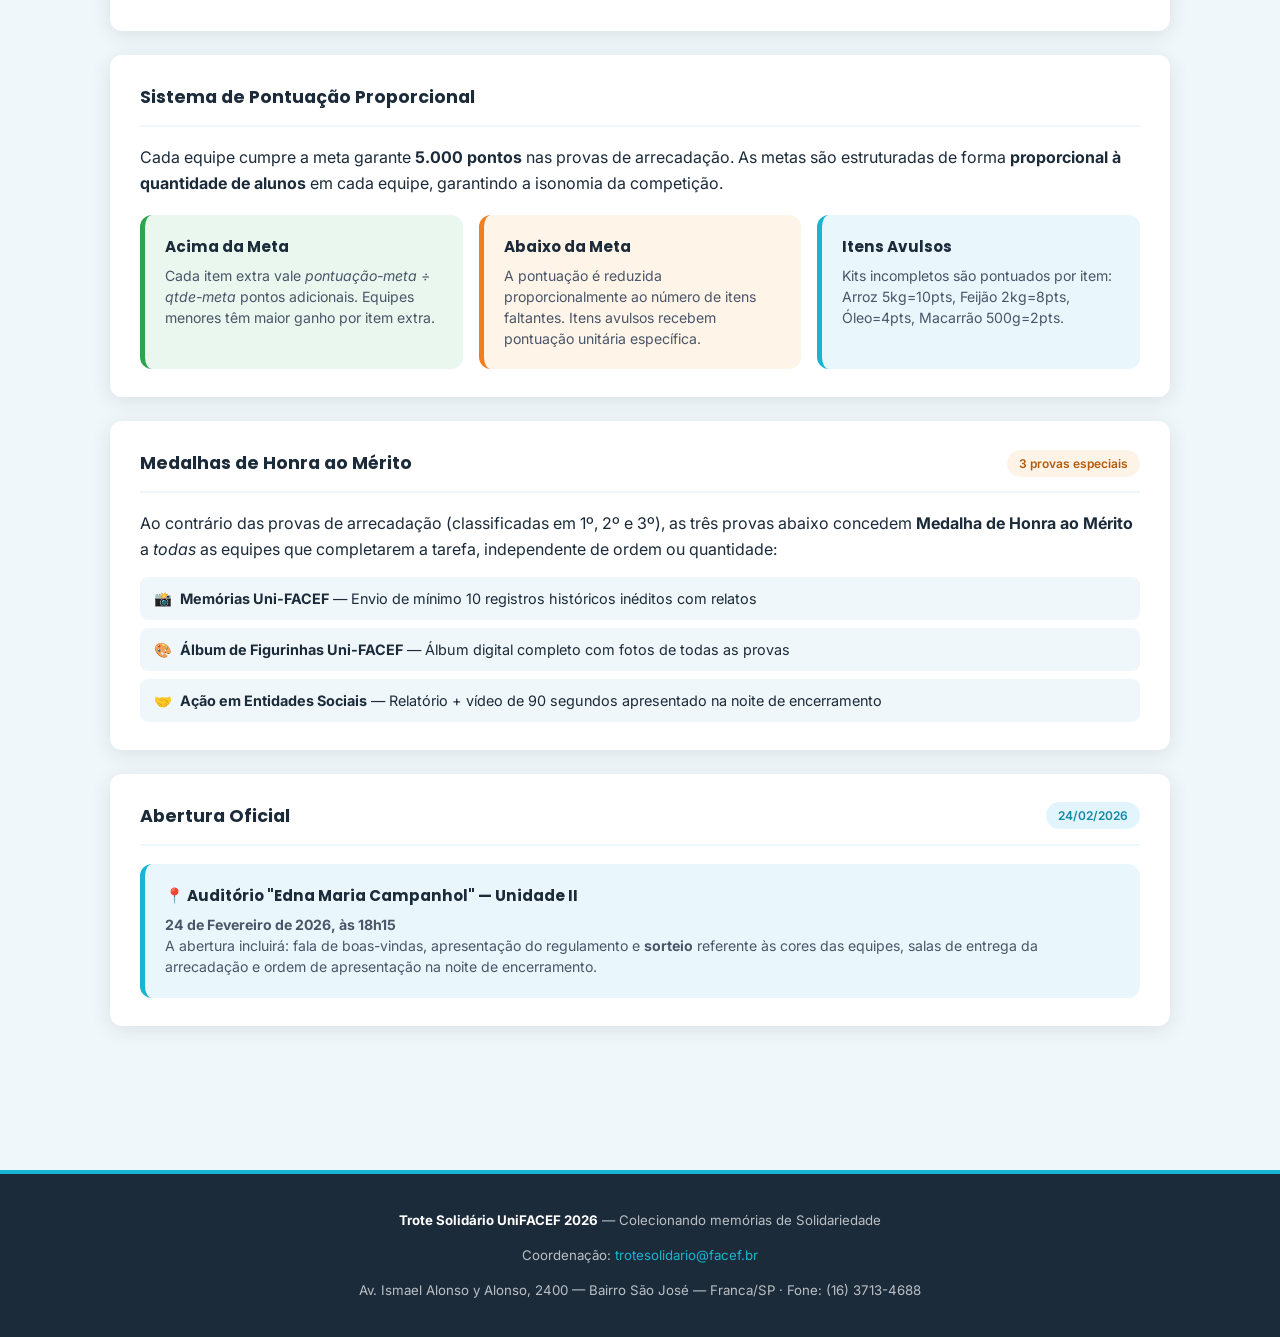
<file: formato.html>
<!DOCTYPE html>
<html lang="pt-br">
<head>
    <meta charset="UTF-8" />
    <meta name="viewport" content="width=device-width, initial-scale=1.0" />
    <link rel="stylesheet" href="styles.css" />
    <title>Formato — Trote Solidário UniFACEF 2026</title>
</head>
<body>

<nav class="nav">
    <div class="nav-inner">
        <a href="index.html" class="nav-logo">
            <span class="nav-logo-title">Trote Solidário 2026</span>
            <span class="nav-logo-sub">UniFACEF · Colecionando Memórias</span>
        </a>
        <button class="nav-toggle" id="navToggle" aria-label="Menu">
            <span></span><span></span><span></span>
        </button>
        <ul class="nav-links" id="navLinks">
            <li><a href="index.html">Início</a></li>
            <li><a href="introducao.html">Introdução</a></li>
            <li><a href="formato.html">Formato</a></li>
            <li><a href="equipes.html">Equipes</a></li>
            <li><a href="provas.html">Provas & Metas</a></li>
            <li><a href="integracao.html">Integração</a></li>
            <li><a href="cronograma.html">Cronograma</a></li>
            <li><a href="calculadora.html">Calculadora</a></li>
                <li><a href="figurinhas.html">Figurinhas</a></li>
        </ul>
    </div>
</nav>

<header class="hero hero-page">
    <h1>Formato da Competição</h1>
    <h2>2 etapas · 12 provas · Solidariedade em ação</h2>
</header>

<main class="main">

    <section class="section">
        <div class="section-header">
            <h3>Visão Geral</h3>
        </div>
        <p>
            A proposta do Trote Solidário 2026 são ações voltadas à comunidade desde o ingresso do
            estudante no Uni-FACEF. As dinâmicas são desenvolvidas em <strong>2 Etapas</strong>, com
            premiação em cada prova.
        </p>
        <p>
            Para cada prova haverá <strong>medalhas</strong> para as equipes vencedoras em 1º, 2º e 3º lugar.
            Ressalta-se que as provas "Memórias Uni-FACEF", "Álbum de Figurinhas Uni-FACEF" e
            "Ação em Entidades Sociais" concederão uma <strong>Medalha de Honra ao Mérito</strong> a
            cada uma das equipes que realizarem a tarefa proposta no regulamento.
        </p>
        <div class="card-grid" style="margin-top: 18px;">
            <div class="card azul">
                <h4>1ª Etapa — Gincana Solidária</h4>
                <p>Os alunos são divididos por departamento para cumprir <strong>7 provas</strong> de
                arrecadação e resgate histórico. Período: Fevereiro–Março 2026.</p>
            </div>
            <div class="card magenta">
                <h4>2ª Etapa — Noite de Encerramento</h4>
                <p>Integração com gincanas, apresentações culturais e divulgação dos resultados.
                <strong>27 de Março de 2026</strong>, a partir das 19h15.</p>
            </div>
        </div>
    </section>

    <section class="section">
        <div class="section-header">
            <h3>Provas da 1ª Etapa — Gincana Solidária</h3>
            <span class="badge badge-azul">7 provas</span>
        </div>
        <div class="table-wrap">
            <table>
                <thead>
                    <tr>
                        <th>#</th>
                        <th>Prova</th>
                        <th>Meta por equipe</th>
                        <th>Pontuação</th>
                    </tr>
                </thead>
                <tbody>
                    <tr>
                        <td><strong>1</strong></td>
                        <td><strong>Arrecadação de Alimentos</strong> — Kit Alimentação</td>
                        <td>1 kit por aluno</td>
                        <td>5.000 pts (meta)</td>
                    </tr>
                    <tr>
                        <td><strong>2</strong></td>
                        <td><strong>Arrecadação de Suplementos</strong> — Ensure/Nutren 400g</td>
                        <td>1 suplemento por 2 alunos</td>
                        <td>5.000 pts (meta)</td>
                    </tr>
                    <tr>
                        <td><strong>3</strong></td>
                        <td><strong>Campanha do Leite</strong> — Leite UHT 1L</td>
                        <td>1 litro por aluno</td>
                        <td>5.000 pts (meta)</td>
                    </tr>
                    <tr>
                        <td><strong>4</strong></td>
                        <td><strong>Doação de Sangue</strong></td>
                        <td>1 doação por 2 alunos</td>
                        <td>5.000 pts (meta)</td>
                    </tr>
                    <tr>
                        <td><strong>5</strong></td>
                        <td><strong>Memórias Uni-FACEF</strong></td>
                        <td>Mín. 10 registros históricos inéditos</td>
                        <td>Medalha Honra ao Mérito</td>
                    </tr>
                    <tr>
                        <td><strong>6</strong></td>
                        <td><strong>Ação em Entidades Sociais</strong></td>
                        <td>Relatório + vídeo 90 seg.</td>
                        <td>Medalha Honra ao Mérito</td>
                    </tr>
                    <tr>
                        <td><strong>7</strong></td>
                        <td><strong>Álbum de Figurinhas Uni-FACEF</strong></td>
                        <td>Álbum completo (todas as provas)</td>
                        <td>Medalha Honra ao Mérito</td>
                    </tr>
                </tbody>
            </table>
        </div>
    </section>

    <section class="section">
        <div class="section-header">
            <h3>Provas da 2ª Etapa — Noite de Encerramento</h3>
            <span class="badge badge-magenta">27/03/2026 · 19h15</span>
        </div>
        <div class="table-wrap">
            <table>
                <thead>
                    <tr>
                        <th>Prova</th>
                        <th>Descrição</th>
                        <th>Pontuação</th>
                    </tr>
                </thead>
                <tbody>
                    <tr>
                        <td><strong>Homenagem 75 Anos</strong></td>
                        <td>Apresentação cultural com tema "75 anos do Uni-FACEF". Máx. 3 min.</td>
                        <td>1.500 pts</td>
                    </tr>
                    <tr>
                        <td><strong>Mascote da Equipe</strong></td>
                        <td>Criação e atuação de um mascote representativo da equipe.</td>
                        <td>500 pts</td>
                    </tr>
                    <tr>
                        <td><strong>Caracterização e Animação</strong></td>
                        <td>Identidade visual da equipe, torcida e animação na noite.</td>
                        <td>1.000 pts</td>
                    </tr>
                    <tr>
                        <td><strong>Atividades Recreativas</strong></td>
                        <td>Gincanas e provas-surpresa realizadas durante a noite.</td>
                        <td>A definir</td>
                    </tr>
                    <tr>
                        <td><strong>Apresentação da Ação Social</strong></td>
                        <td>Exibição do vídeo de 90 segundos sobre a ação em entidade.</td>
                        <td>Medalha Honra ao Mérito</td>
                    </tr>
                </tbody>
            </table>
        </div>
    </section>

    <section class="section">
        <div class="section-header">
            <h3>Sistema de Pontuação Proporcional</h3>
        </div>
        <p>
            Cada equipe cumpre a meta garante <strong>5.000 pontos</strong> nas provas de arrecadação.
            As metas são estruturadas de forma <strong>proporcional à quantidade de alunos</strong>
            em cada equipe, garantindo a isonomia da competição.
        </p>
        <div class="card-grid">
            <div class="card verde">
                <h4>Acima da Meta</h4>
                <p>Cada item extra vale <em>pontuação-meta ÷ qtde-meta</em> pontos adicionais. Equipes
                menores têm maior ganho por item extra.</p>
            </div>
            <div class="card laranja">
                <h4>Abaixo da Meta</h4>
                <p>A pontuação é reduzida proporcionalmente ao número de itens faltantes. Itens avulsos
                recebem pontuação unitária específica.</p>
            </div>
            <div class="card azul">
                <h4>Itens Avulsos</h4>
                <p>Kits incompletos são pontuados por item: Arroz 5kg=10pts, Feijão 2kg=8pts,
                Óleo=4pts, Macarrão 500g=2pts.</p>
            </div>
        </div>
    </section>

    <section class="section">
        <div class="section-header">
            <h3>Medalhas de Honra ao Mérito</h3>
            <span class="badge badge-laranja">3 provas especiais</span>
        </div>
        <p>
            Ao contrário das provas de arrecadação (classificadas em 1º, 2º e 3º), as três provas
            abaixo concedem <strong>Medalha de Honra ao Mérito</strong> a <em>todas</em> as equipes
            que completarem a tarefa, independente de ordem ou quantidade:
        </p>
        <ul class="lista-check" style="margin-top: 14px;">
            <li>📸 <div><strong>Memórias Uni-FACEF</strong> — Envio de mínimo 10 registros históricos inéditos com relatos</div></li>
            <li>🎨 <div><strong>Álbum de Figurinhas Uni-FACEF</strong> — Álbum digital completo com fotos de todas as provas</div></li>
            <li>🤝 <div><strong>Ação em Entidades Sociais</strong> — Relatório + vídeo de 90 segundos apresentado na noite de encerramento</div></li>
        </ul>
    </section>

    <section class="section">
        <div class="section-header">
            <h3>Abertura Oficial</h3>
            <span class="badge badge-azul">24/02/2026</span>
        </div>
        <div class="card azul">
            <h4>📍 Auditório "Edna Maria Campanhol" — Unidade II</h4>
            <p>
                <strong>24 de Fevereiro de 2026, às 18h15</strong><br>
                A abertura incluirá: fala de boas-vindas, apresentação do regulamento e <strong>sorteio</strong>
                referente às cores das equipes, salas de entrega da arrecadação e ordem de apresentação
                na noite de encerramento.
            </p>
        </div>
    </section>

</main>

<footer>
    <p><strong>Trote Solidário UniFACEF 2026</strong> — Colecionando memórias de Solidariedade</p>
    <p>Coordenação: <a href="mailto:trotesolidario@facef.br">trotesolidario@facef.br</a></p>
    <p>Av. Ismael Alonso y Alonso, 2400 — Bairro São José — Franca/SP · Fone: (16) 3713-4688</p>
</footer>

<script src="scripts.js"></script>
</body>
</html>
</file>
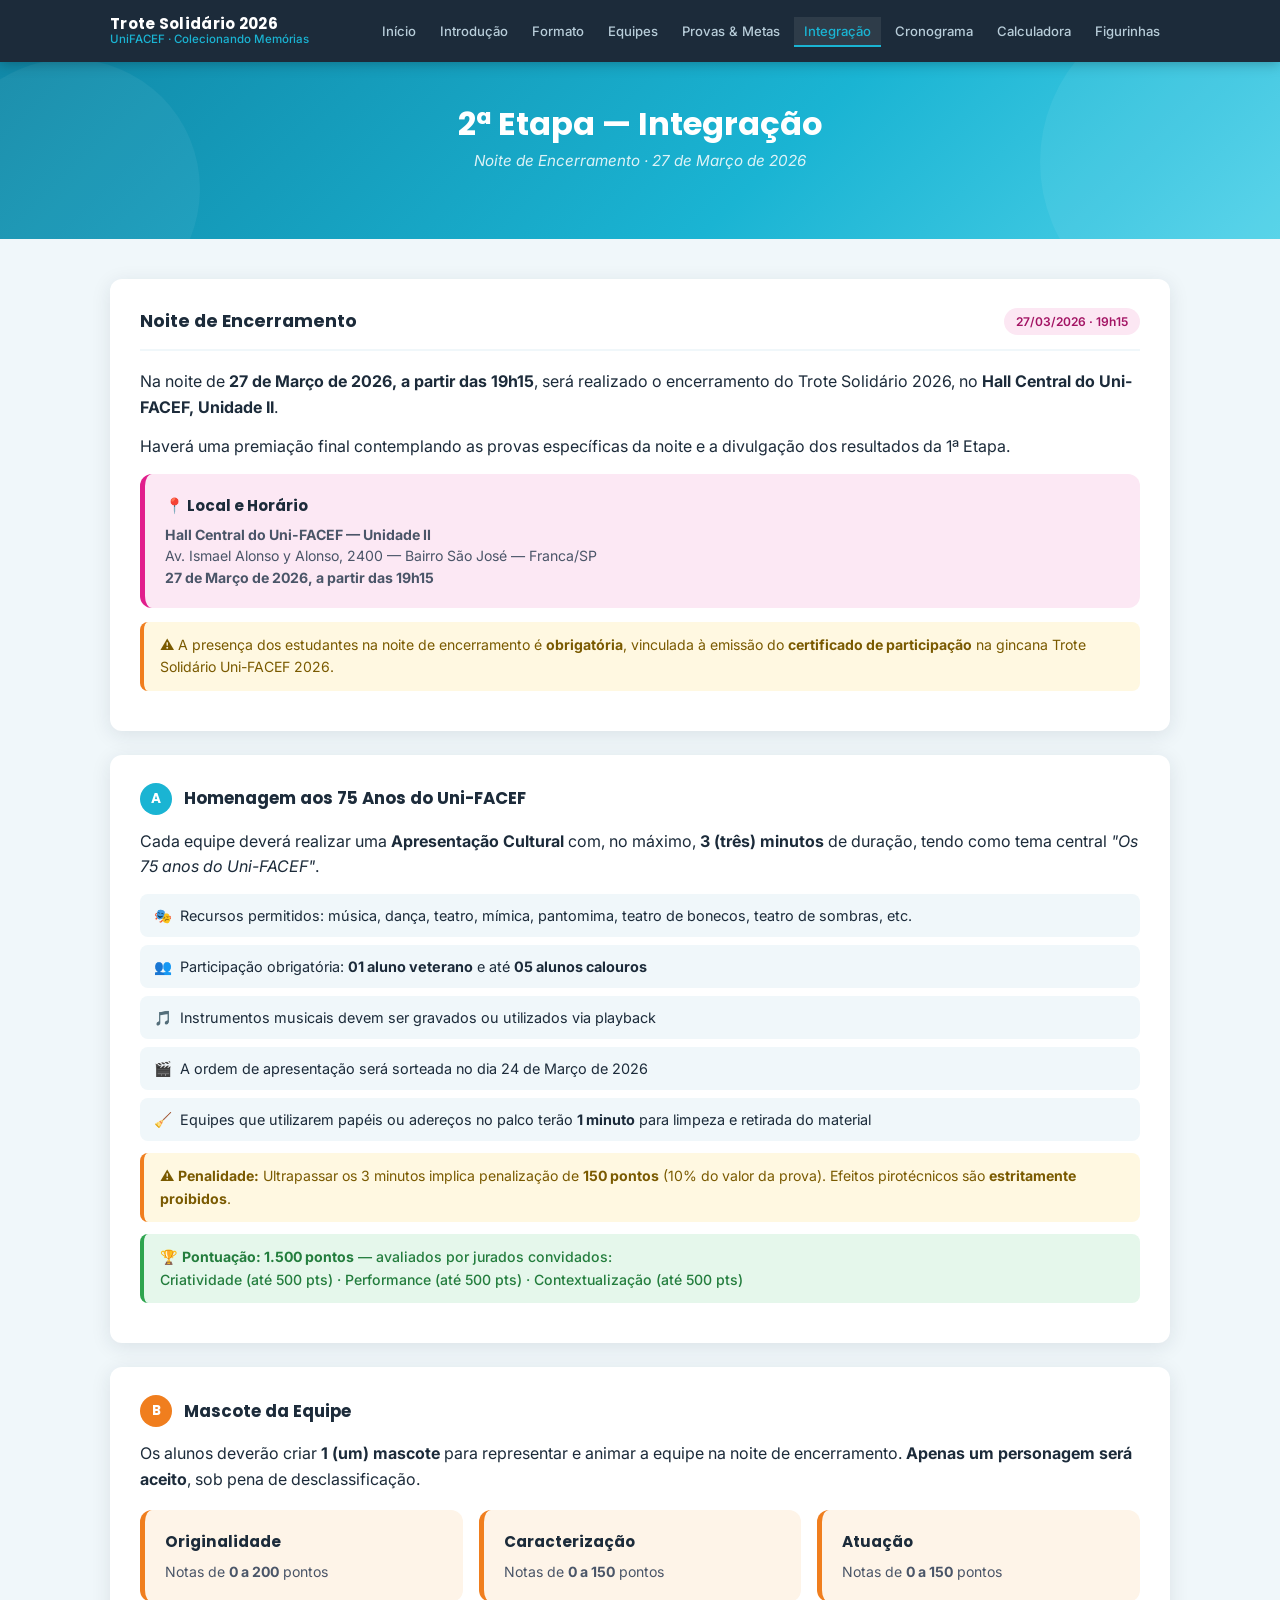
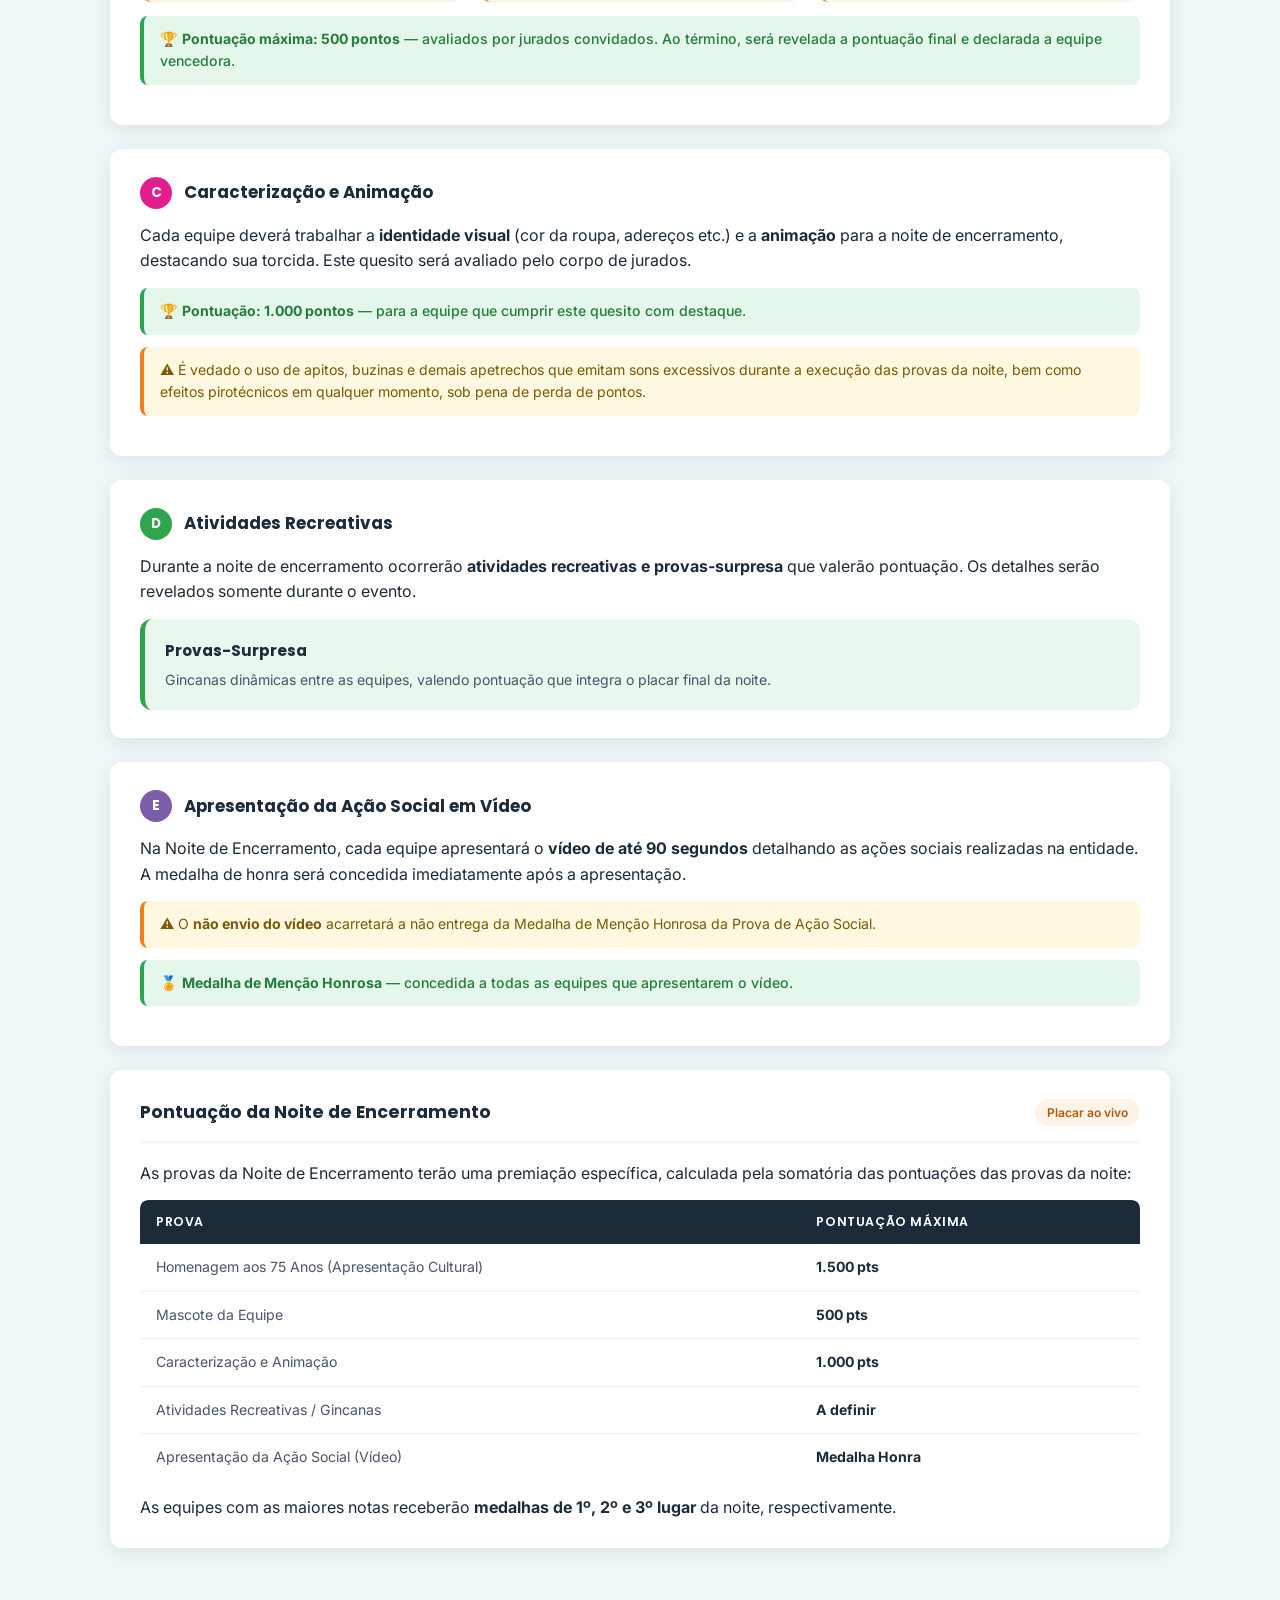
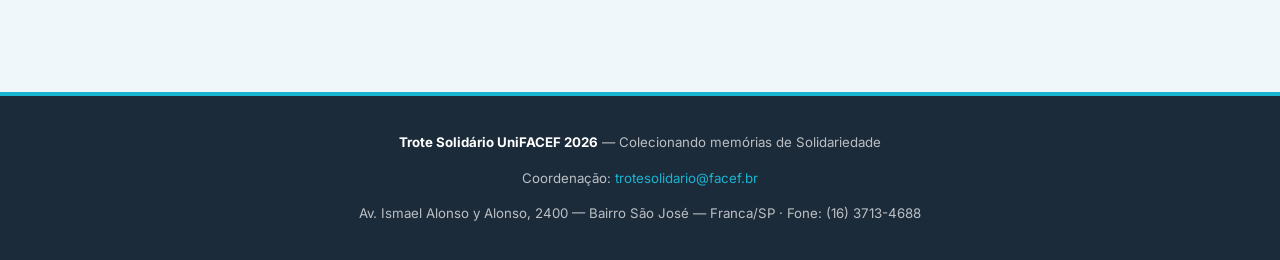
<file: integracao.html>
<!DOCTYPE html>
<html lang="pt-br">
<head>
    <meta charset="UTF-8" />
    <meta name="viewport" content="width=device-width, initial-scale=1.0" />
    <link rel="stylesheet" href="styles.css" />
    <title>Integração — Trote Solidário UniFACEF 2026</title>
</head>
<body>

<nav class="nav">
    <div class="nav-inner">
        <a href="index.html" class="nav-logo">
            <span class="nav-logo-title">Trote Solidário 2026</span>
            <span class="nav-logo-sub">UniFACEF · Colecionando Memórias</span>
        </a>
        <button class="nav-toggle" id="navToggle" aria-label="Menu">
            <span></span><span></span><span></span>
        </button>
        <ul class="nav-links" id="navLinks">
            <li><a href="index.html">Início</a></li>
            <li><a href="introducao.html">Introdução</a></li>
            <li><a href="formato.html">Formato</a></li>
            <li><a href="equipes.html">Equipes</a></li>
            <li><a href="provas.html">Provas & Metas</a></li>
            <li><a href="integracao.html">Integração</a></li>
            <li><a href="cronograma.html">Cronograma</a></li>
            <li><a href="calculadora.html">Calculadora</a></li>
                <li><a href="figurinhas.html">Figurinhas</a></li>
        </ul>
    </div>
</nav>

<header class="hero hero-page">
    <h1>2ª Etapa — Integração</h1>
    <h2>Noite de Encerramento · 27 de Março de 2026</h2>
</header>

<main class="main">

    <section class="section">
        <div class="section-header">
            <h3>Noite de Encerramento</h3>
            <span class="badge badge-magenta">27/03/2026 · 19h15</span>
        </div>
        <p>
            Na noite de <strong>27 de Março de 2026, a partir das 19h15</strong>, será realizado o
            encerramento do Trote Solidário 2026, no <strong>Hall Central do Uni-FACEF, Unidade II</strong>.
        </p>
        <p>
            Haverá uma premiação final contemplando as provas específicas da noite e a divulgação
            dos resultados da 1ª Etapa.
        </p>
        <div class="card magenta">
            <h4>📍 Local e Horário</h4>
            <p>
                <strong>Hall Central do Uni-FACEF — Unidade II</strong><br>
                Av. Ismael Alonso y Alonso, 2400 — Bairro São José — Franca/SP<br>
                <strong>27 de Março de 2026, a partir das 19h15</strong>
            </p>
        </div>
        <div class="alert-box" style="margin-top:14px;">
            ⚠️ A presença dos estudantes na noite de encerramento é <strong>obrigatória</strong>,
            vinculada à emissão do <strong>certificado de participação</strong> na gincana Trote
            Solidário Uni-FACEF 2026.
        </div>
    </section>

    <!-- Prova 1  -->
    <section class="section">
        <div class="prova-header">
            <div class="prova-num">A</div>
            <h3>Homenagem aos 75 Anos do Uni-FACEF</h3>
        </div>
        <p>
            Cada equipe deverá realizar uma <strong>Apresentação Cultural</strong> com, no máximo,
            <strong>3 (três) minutos</strong> de duração, tendo como tema central <em>"Os 75 anos
            do Uni-FACEF"</em>.
        </p>
        <ul class="lista-check">
            <li>🎭 <div>Recursos permitidos: música, dança, teatro, mímica, pantomima, teatro de bonecos, teatro de sombras, etc.</div></li>
            <li>👥 <div>Participação obrigatória: <strong>01 aluno veterano</strong> e até <strong>05 alunos calouros</strong></div></li>
            <li>🎵 <div>Instrumentos musicais devem ser gravados ou utilizados via playback</div></li>
            <li>🎬 <div>A ordem de apresentação será sorteada no dia 24 de Março de 2026</div></li>
            <li>🧹 <div>Equipes que utilizarem papéis ou adereços no palco terão <strong>1 minuto</strong> para limpeza e retirada do material</div></li>
        </ul>
        <div class="alert-box">
            ⚠️ <strong>Penalidade:</strong> Ultrapassar os 3 minutos implica penalização de
            <strong>150 pontos</strong> (10% do valor da prova). Efeitos pirotécnicos são
            <strong>estritamente proibidos</strong>.
        </div>
        <div class="honor-box">
            🏆 <strong>Pontuação: 1.500 pontos</strong> — avaliados por jurados convidados:<br>
            Criatividade (até 500 pts) · Performance (até 500 pts) · Contextualização (até 500 pts)
        </div>
    </section>

    <!-- Prova 2 -->
    <section class="section">
        <div class="prova-header">
            <div class="prova-num" style="background:var(--laranja);">B</div>
            <h3>Mascote da Equipe</h3>
        </div>
        <p>
            Os alunos deverão criar <strong>1 (um) mascote</strong> para representar e animar a
            equipe na noite de encerramento. <strong>Apenas um personagem será aceito</strong>, sob
            pena de desclassificação.
        </p>
        <div class="card-grid">
            <div class="card laranja">
                <h4>Originalidade</h4>
                <p>Notas de <strong>0 a 200</strong> pontos</p>
            </div>
            <div class="card laranja">
                <h4>Caracterização</h4>
                <p>Notas de <strong>0 a 150</strong> pontos</p>
            </div>
            <div class="card laranja">
                <h4>Atuação</h4>
                <p>Notas de <strong>0 a 150</strong> pontos</p>
            </div>
        </div>
        <div class="honor-box" style="margin-top:14px;">
            🏆 <strong>Pontuação máxima: 500 pontos</strong> — avaliados por jurados convidados.
            Ao término, será revelada a pontuação final e declarada a equipe vencedora.
        </div>
    </section>

    <!-- Prova 3 -->
    <section class="section">
        <div class="prova-header">
            <div class="prova-num" style="background:var(--magenta);">C</div>
            <h3>Caracterização e Animação</h3>
        </div>
        <p>
            Cada equipe deverá trabalhar a <strong>identidade visual</strong> (cor da roupa, adereços
            etc.) e a <strong>animação</strong> para a noite de encerramento, destacando sua torcida.
            Este quesito será avaliado pelo corpo de jurados.
        </p>
        <div class="honor-box">
            🏆 <strong>Pontuação: 1.000 pontos</strong> — para a equipe que cumprir este quesito com destaque.
        </div>
        <div class="alert-box">
            ⚠️ É vedado o uso de apitos, buzinas e demais apetrechos que emitam sons excessivos
            durante a execução das provas da noite, bem como efeitos pirotécnicos em qualquer momento,
            sob pena de perda de pontos.
        </div>
    </section>

    <!-- Prova 4 -->
    <section class="section">
        <div class="prova-header">
            <div class="prova-num" style="background:var(--verde);">D</div>
            <h3>Atividades Recreativas</h3>
        </div>
        <p>
            Durante a noite de encerramento ocorrerão <strong>atividades recreativas e provas-surpresa</strong>
            que valerão pontuação. Os detalhes serão revelados somente durante o evento.
        </p>
        <div class="card verde">
            <h4>Provas-Surpresa</h4>
            <p>Gincanas dinâmicas entre as equipes, valendo pontuação que integra o placar final da noite.</p>
        </div>
    </section>

    <!-- Prova 5 -->
    <section class="section">
        <div class="prova-header">
            <div class="prova-num" style="background:#7b5ea7;">E</div>
            <h3>Apresentação da Ação Social em Vídeo</h3>
        </div>
        <p>
            Na Noite de Encerramento, cada equipe apresentará o <strong>vídeo de até 90 segundos</strong>
            detalhando as ações sociais realizadas na entidade. A medalha de honra será concedida
            imediatamente após a apresentação.
        </p>
        <div class="alert-box">
            ⚠️ O <strong>não envio do vídeo</strong> acarretará a não entrega da Medalha de
            Menção Honrosa da Prova de Ação Social.
        </div>
        <div class="honor-box">
            🏅 <strong>Medalha de Menção Honrosa</strong> — concedida a todas as equipes que
            apresentarem o vídeo.
        </div>
    </section>

    <!-- Pontuação Final -->
    <section class="section">
        <div class="section-header">
            <h3>Pontuação da Noite de Encerramento</h3>
            <span class="badge badge-laranja">Placar ao vivo</span>
        </div>
        <p>
            As provas da Noite de Encerramento terão uma premiação específica, calculada pela
            somatória das pontuações das provas da noite:
        </p>
        <div class="table-wrap" style="margin-top:14px;">
            <table>
                <thead>
                    <tr>
                        <th>Prova</th>
                        <th>Pontuação Máxima</th>
                    </tr>
                </thead>
                <tbody>
                    <tr><td>Homenagem aos 75 Anos (Apresentação Cultural)</td><td><strong>1.500 pts</strong></td></tr>
                    <tr><td>Mascote da Equipe</td><td><strong>500 pts</strong></td></tr>
                    <tr><td>Caracterização e Animação</td><td><strong>1.000 pts</strong></td></tr>
                    <tr><td>Atividades Recreativas / Gincanas</td><td><strong>A definir</strong></td></tr>
                    <tr><td>Apresentação da Ação Social (Vídeo)</td><td><strong>Medalha Honra</strong></td></tr>
                </tbody>
            </table>
        </div>
        <p style="margin-top:14px;">
            As equipes com as maiores notas receberão <strong>medalhas de 1º, 2º e 3º lugar</strong>
            da noite, respectivamente.
        </p>
    </section>

</main>

<footer>
    <p><strong>Trote Solidário UniFACEF 2026</strong> — Colecionando memórias de Solidariedade</p>
    <p>Coordenação: <a href="mailto:trotesolidario@facef.br">trotesolidario@facef.br</a></p>
    <p>Av. Ismael Alonso y Alonso, 2400 — Bairro São José — Franca/SP · Fone: (16) 3713-4688</p>
</footer>

<script src="scripts.js"></script>
</body>
</html>
</file>
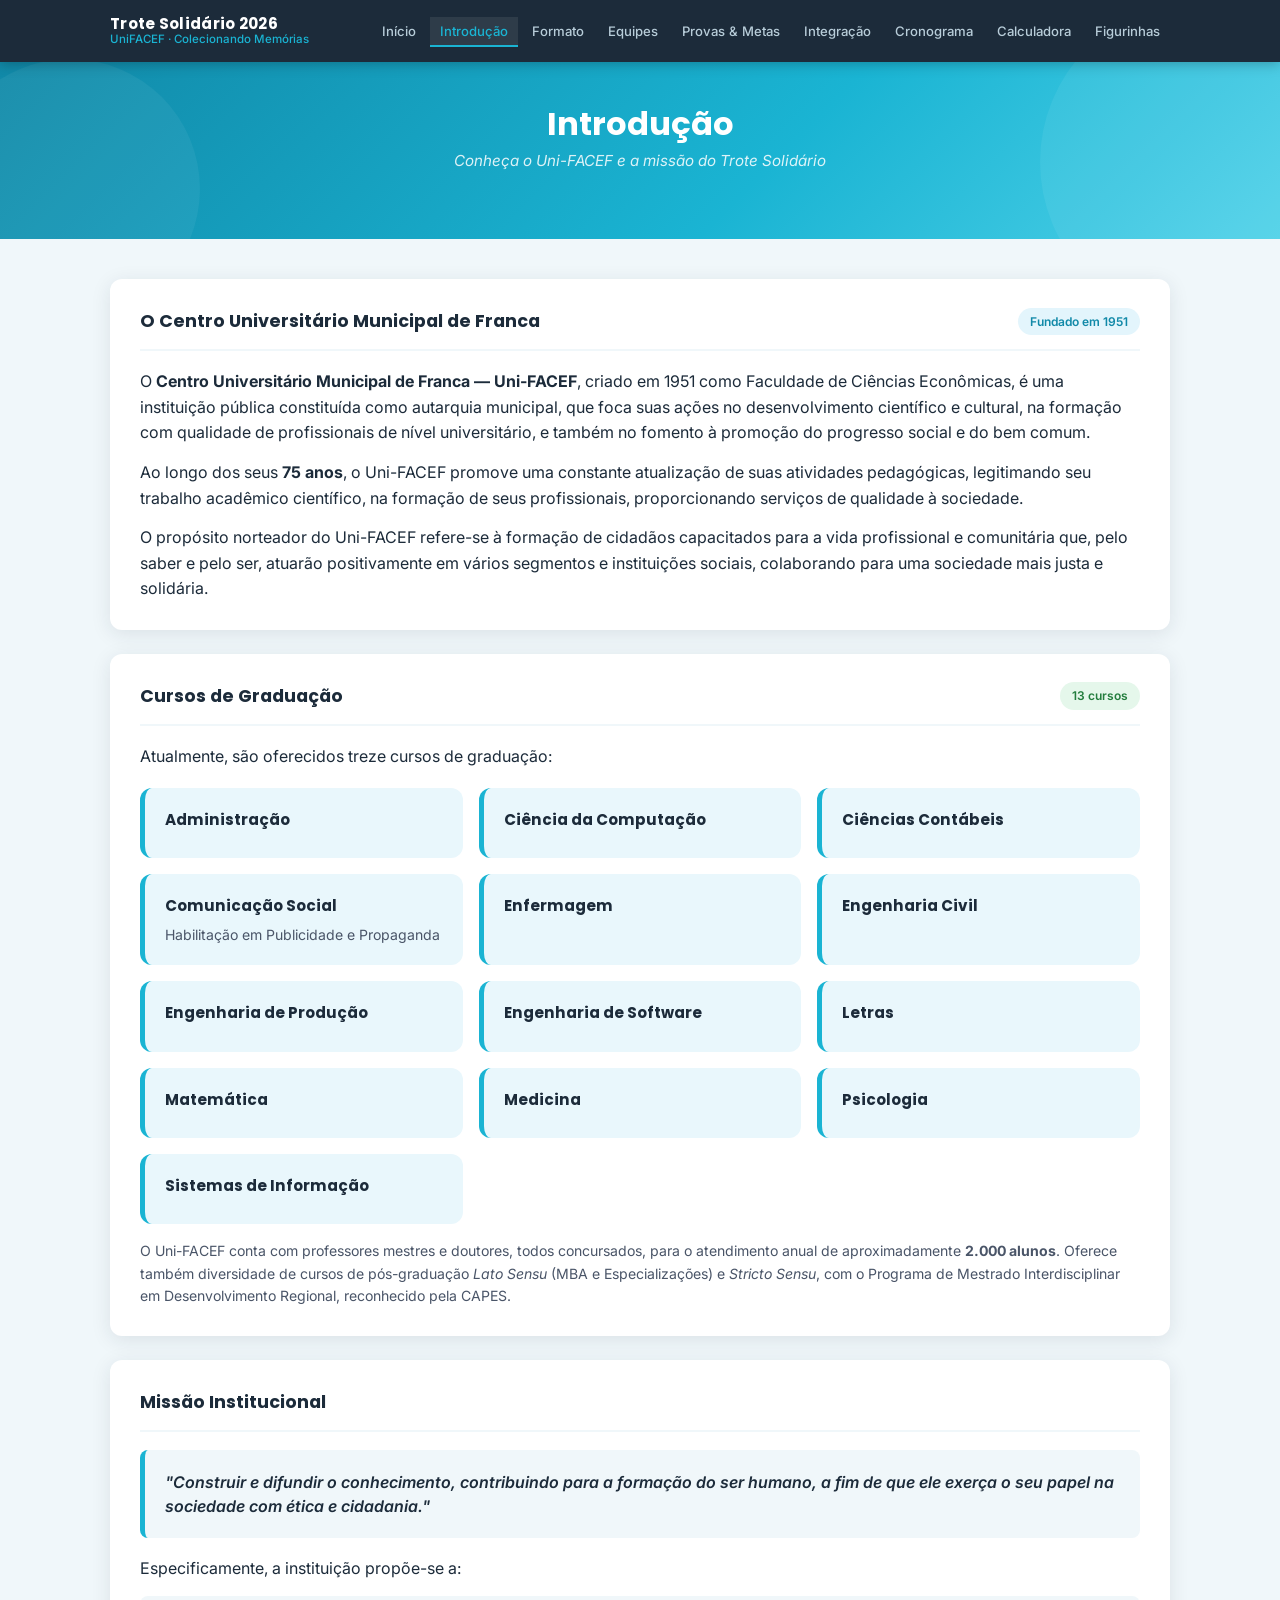
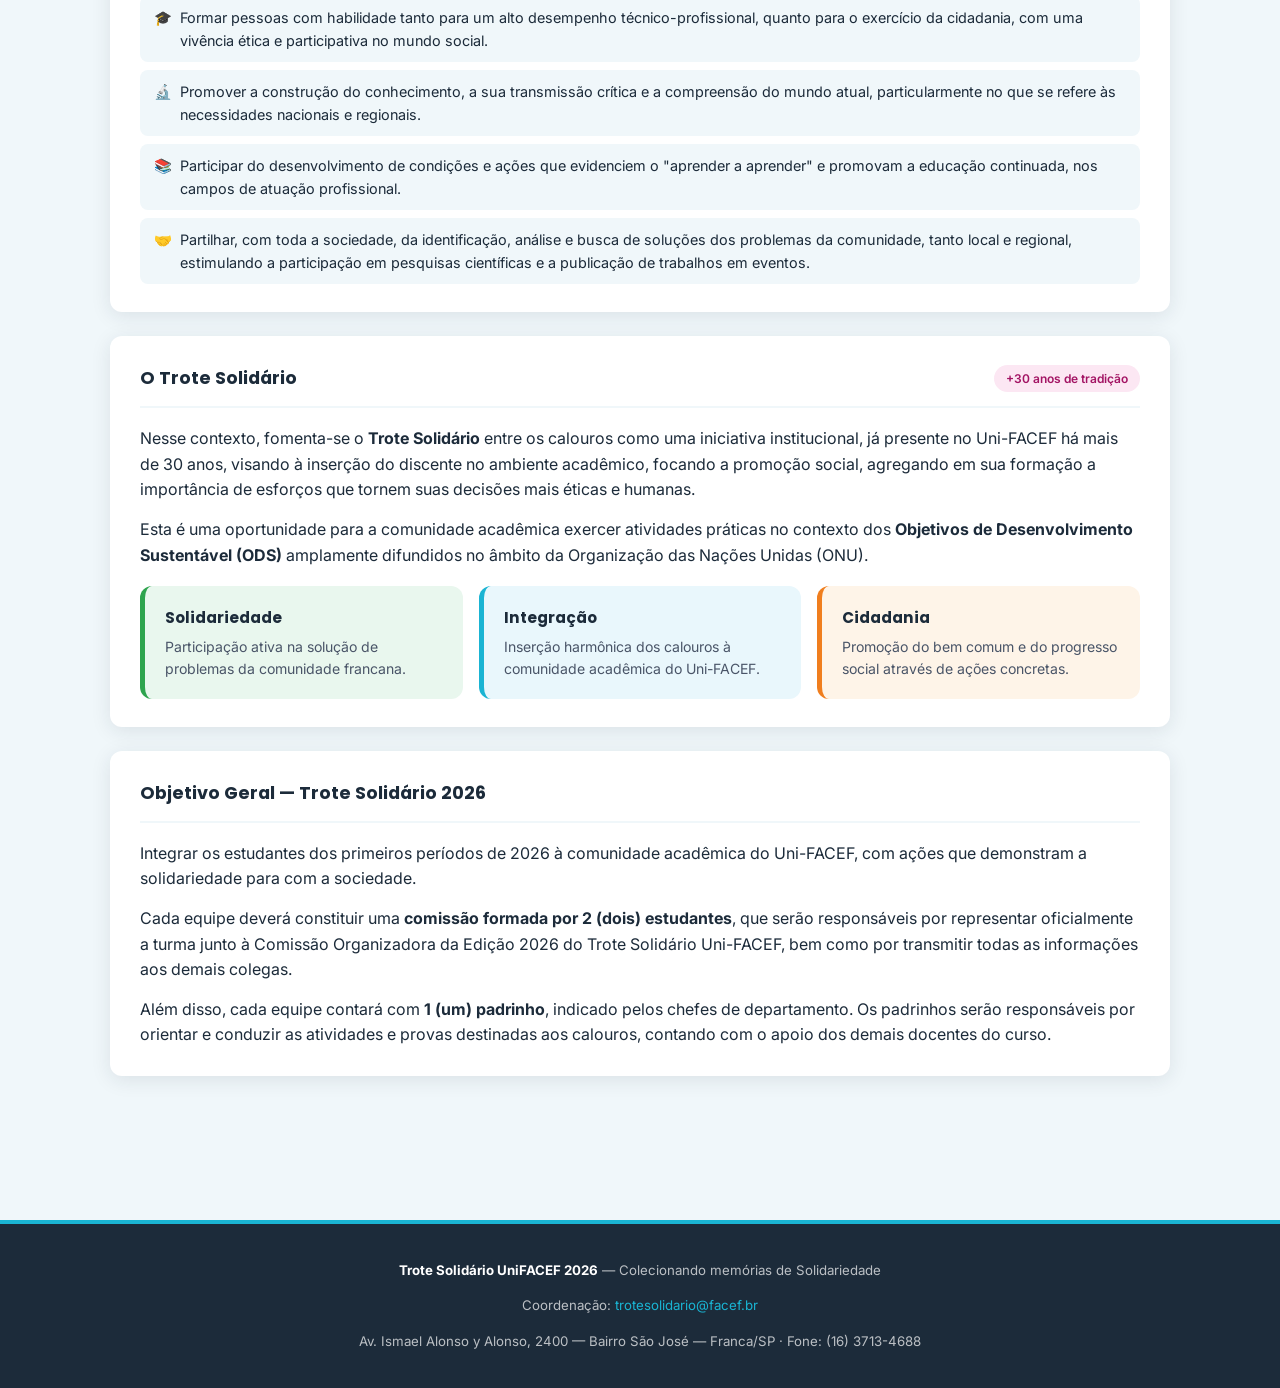
<file: introducao.html>
<!DOCTYPE html>
<html lang="pt-br">
<head>
    <meta charset="UTF-8" />
    <meta name="viewport" content="width=device-width, initial-scale=1.0" />
    <link rel="stylesheet" href="styles.css" />
    <title>Introdução — Trote Solidário UniFACEF 2026</title>
</head>
<body>

<nav class="nav">
    <div class="nav-inner">
        <a href="index.html" class="nav-logo">
            <span class="nav-logo-title">Trote Solidário 2026</span>
            <span class="nav-logo-sub">UniFACEF · Colecionando Memórias</span>
        </a>
        <button class="nav-toggle" id="navToggle" aria-label="Menu">
            <span></span><span></span><span></span>
        </button>
        <ul class="nav-links" id="navLinks">
            <li><a href="index.html">Início</a></li>
            <li><a href="introducao.html">Introdução</a></li>
            <li><a href="formato.html">Formato</a></li>
            <li><a href="equipes.html">Equipes</a></li>
            <li><a href="provas.html">Provas & Metas</a></li>
            <li><a href="integracao.html">Integração</a></li>
            <li><a href="cronograma.html">Cronograma</a></li>
            <li><a href="calculadora.html">Calculadora</a></li>
                <li><a href="figurinhas.html">Figurinhas</a></li>
        </ul>
    </div>
</nav>

<header class="hero hero-page">
    <h1>Introdução</h1>
    <h2>Conheça o Uni-FACEF e a missão do Trote Solidário</h2>
</header>

<main class="main">

    <section class="section">
        <div class="section-header">
            <h3>O Centro Universitário Municipal de Franca</h3>
            <span class="badge badge-azul">Fundado em 1951</span>
        </div>
        <p>
            O <strong>Centro Universitário Municipal de Franca — Uni-FACEF</strong>, criado em 1951 como
            Faculdade de Ciências Econômicas, é uma instituição pública constituída como autarquia municipal,
            que foca suas ações no desenvolvimento científico e cultural, na formação com qualidade de
            profissionais de nível universitário, e também no fomento à promoção do progresso social e
            do bem comum.
        </p>
        <p>
            Ao longo dos seus <strong>75 anos</strong>, o Uni-FACEF promove uma constante atualização
            de suas atividades pedagógicas, legitimando seu trabalho acadêmico científico, na formação
            de seus profissionais, proporcionando serviços de qualidade à sociedade.
        </p>
        <p>
            O propósito norteador do Uni-FACEF refere-se à formação de cidadãos capacitados para a vida
            profissional e comunitária que, pelo saber e pelo ser, atuarão positivamente em vários segmentos
            e instituições sociais, colaborando para uma sociedade mais justa e solidária.
        </p>
    </section>

    <section class="section">
        <div class="section-header">
            <h3>Cursos de Graduação</h3>
            <span class="badge badge-verde">13 cursos</span>
        </div>
        <p>Atualmente, são oferecidos treze cursos de graduação:</p>
        <div class="card-grid">
            <div class="card azul"><h4>Administração</h4></div>
            <div class="card azul"><h4>Ciência da Computação</h4></div>
            <div class="card azul"><h4>Ciências Contábeis</h4></div>
            <div class="card azul"><h4>Comunicação Social</h4><p>Habilitação em Publicidade e Propaganda</p></div>
            <div class="card azul"><h4>Enfermagem</h4></div>
            <div class="card azul"><h4>Engenharia Civil</h4></div>
            <div class="card azul"><h4>Engenharia de Produção</h4></div>
            <div class="card azul"><h4>Engenharia de Software</h4></div>
            <div class="card azul"><h4>Letras</h4></div>
            <div class="card azul"><h4>Matemática</h4></div>
            <div class="card azul"><h4>Medicina</h4></div>
            <div class="card azul"><h4>Psicologia</h4></div>
            <div class="card azul"><h4>Sistemas de Informação</h4></div>
        </div>
        <p style="margin-top: 16px; font-size: .88rem; color: var(--cinza);">
            O Uni-FACEF conta com professores mestres e doutores, todos concursados, para o atendimento
            anual de aproximadamente <strong>2.000 alunos</strong>. Oferece também diversidade de
            cursos de pós-graduação <em>Lato Sensu</em> (MBA e Especializações) e <em>Stricto Sensu</em>,
            com o Programa de Mestrado Interdisciplinar em Desenvolvimento Regional, reconhecido pela CAPES.
        </p>
    </section>

    <section class="section">
        <div class="section-header">
            <h3>Missão Institucional</h3>
        </div>
        <div class="card escuro" style="background: var(--fundo); border-left: 5px solid var(--azul); padding: 20px; border-radius: var(--radius-sm); margin-bottom: 18px;">
            <p style="font-style: italic; font-size: 1rem; color: var(--escuro); font-weight: 600; margin: 0;">
                "Construir e difundir o conhecimento, contribuindo para a formação do ser humano, a fim
                de que ele exerça o seu papel na sociedade com ética e cidadania."
            </p>
        </div>
        <p>Especificamente, a instituição propõe-se a:</p>
        <ul class="lista-check">
            <li>🎓 <div>Formar pessoas com habilidade tanto para um alto desempenho técnico-profissional,
            quanto para o exercício da cidadania, com uma vivência ética e participativa no mundo social.</div></li>
            <li>🔬 <div>Promover a construção do conhecimento, a sua transmissão crítica e a compreensão
            do mundo atual, particularmente no que se refere às necessidades nacionais e regionais.</div></li>
            <li>📚 <div>Participar do desenvolvimento de condições e ações que evidenciem o "aprender a
            aprender" e promovam a educação continuada, nos campos de atuação profissional.</div></li>
            <li>🤝 <div>Partilhar, com toda a sociedade, da identificação, análise e busca de soluções
            dos problemas da comunidade, tanto local e regional, estimulando a participação em
            pesquisas científicas e a publicação de trabalhos em eventos.</div></li>
        </ul>
    </section>

    <section class="section">
        <div class="section-header">
            <h3>O Trote Solidário</h3>
            <span class="badge badge-magenta">+30 anos de tradição</span>
        </div>
        <p>
            Nesse contexto, fomenta-se o <strong>Trote Solidário</strong> entre os calouros como uma
            iniciativa institucional, já presente no Uni-FACEF há mais de 30 anos, visando à inserção
            do discente no ambiente acadêmico, focando a promoção social, agregando em sua formação
            a importância de esforços que tornem suas decisões mais éticas e humanas.
        </p>
        <p>
            Esta é uma oportunidade para a comunidade acadêmica exercer atividades práticas no contexto
            dos <strong>Objetivos de Desenvolvimento Sustentável (ODS)</strong> amplamente difundidos
            no âmbito da Organização das Nações Unidas (ONU).
        </p>
        <div class="card-grid">
            <div class="card verde">
                <h4>Solidariedade</h4>
                <p>Participação ativa na solução de problemas da comunidade francana.</p>
            </div>
            <div class="card azul">
                <h4>Integração</h4>
                <p>Inserção harmônica dos calouros à comunidade acadêmica do Uni-FACEF.</p>
            </div>
            <div class="card laranja">
                <h4>Cidadania</h4>
                <p>Promoção do bem comum e do progresso social através de ações concretas.</p>
            </div>
        </div>
    </section>

    <section class="section">
        <div class="section-header">
            <h3>Objetivo Geral — Trote Solidário 2026</h3>
        </div>
        <p>
            Integrar os estudantes dos primeiros períodos de 2026 à comunidade acadêmica do Uni-FACEF,
            com ações que demonstram a solidariedade para com a sociedade.
        </p>
        <p>
            Cada equipe deverá constituir uma <strong>comissão formada por 2 (dois) estudantes</strong>,
            que serão responsáveis por representar oficialmente a turma junto à Comissão Organizadora
            da Edição 2026 do Trote Solidário Uni-FACEF, bem como por transmitir todas as informações
            aos demais colegas.
        </p>
        <p>
            Além disso, cada equipe contará com <strong>1 (um) padrinho</strong>, indicado pelos chefes
            de departamento. Os padrinhos serão responsáveis por orientar e conduzir as atividades
            e provas destinadas aos calouros, contando com o apoio dos demais docentes do curso.
        </p>
    </section>

</main>

<footer>
    <p><strong>Trote Solidário UniFACEF 2026</strong> — Colecionando memórias de Solidariedade</p>
    <p>Coordenação: <a href="mailto:trotesolidario@facef.br">trotesolidario@facef.br</a></p>
    <p>Av. Ismael Alonso y Alonso, 2400 — Bairro São José — Franca/SP · Fone: (16) 3713-4688</p>
</footer>

<script src="scripts.js"></script>
</body>
</html>
</file>
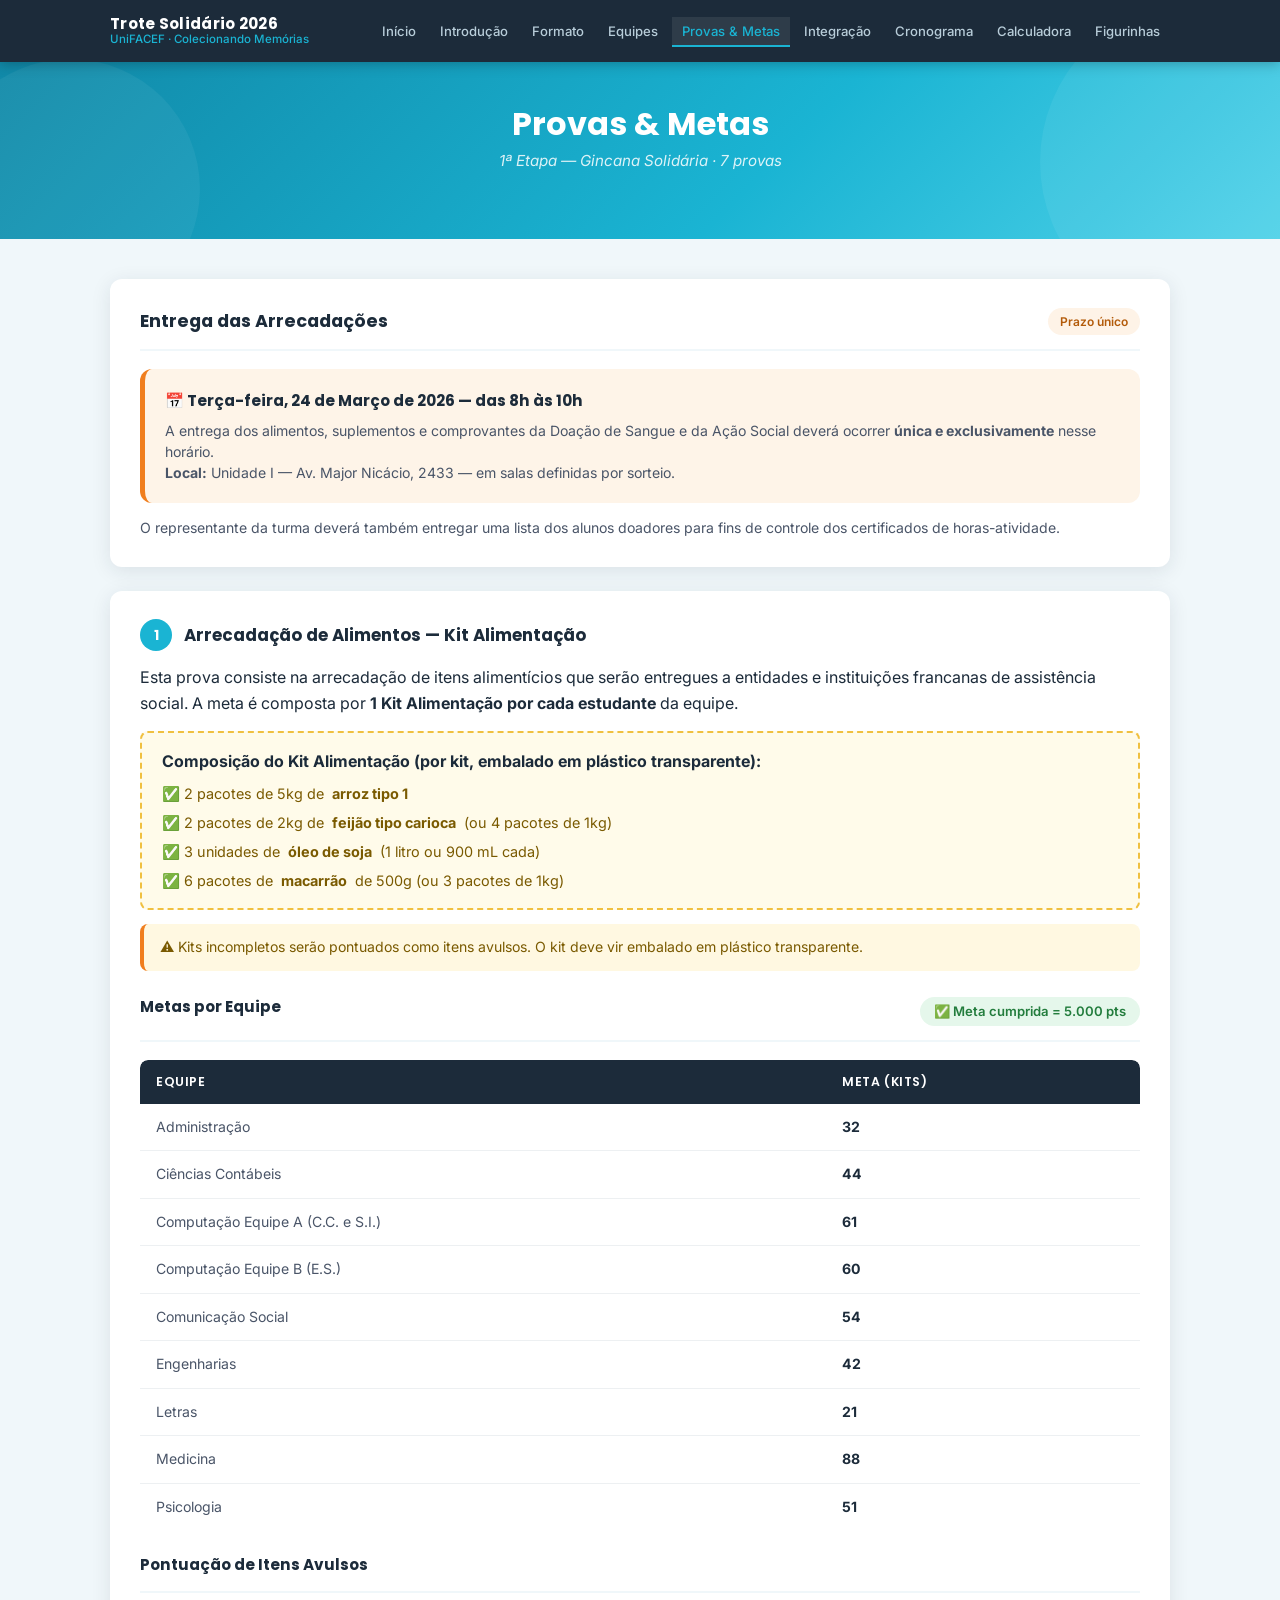
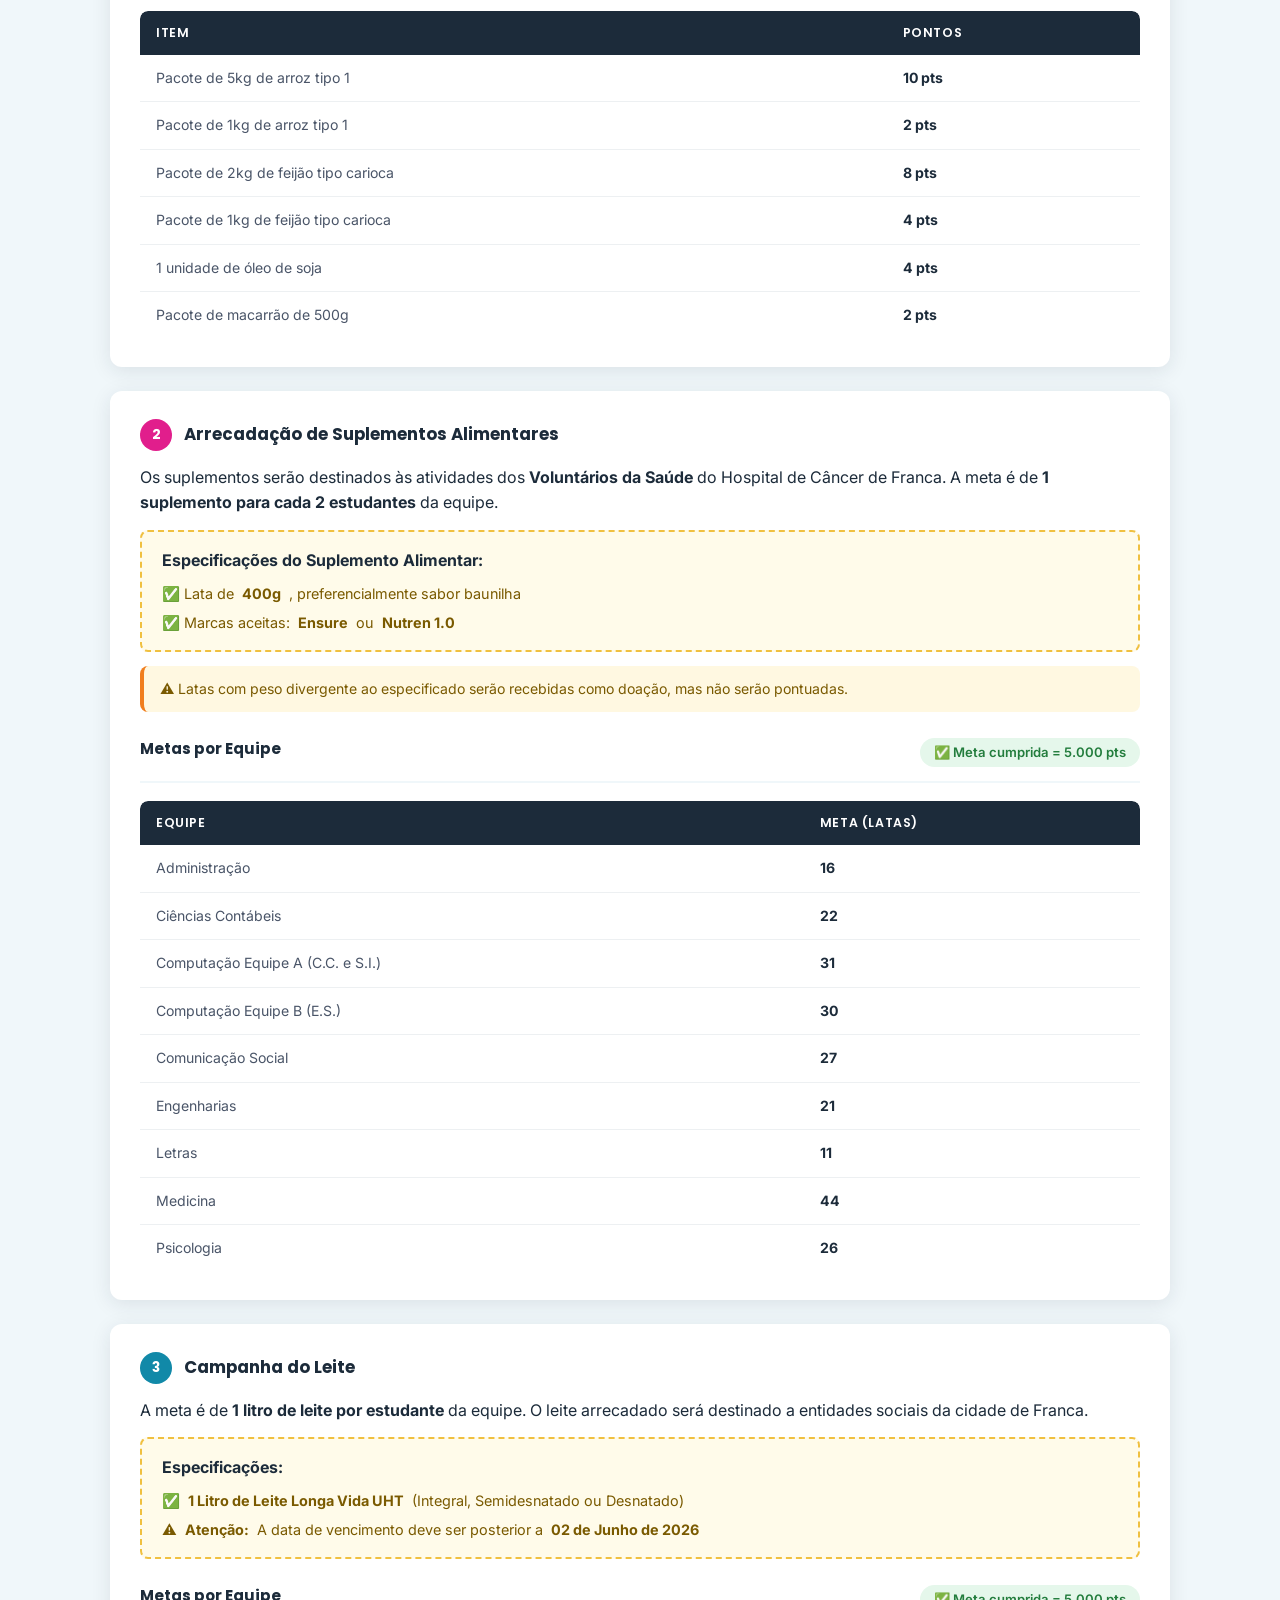
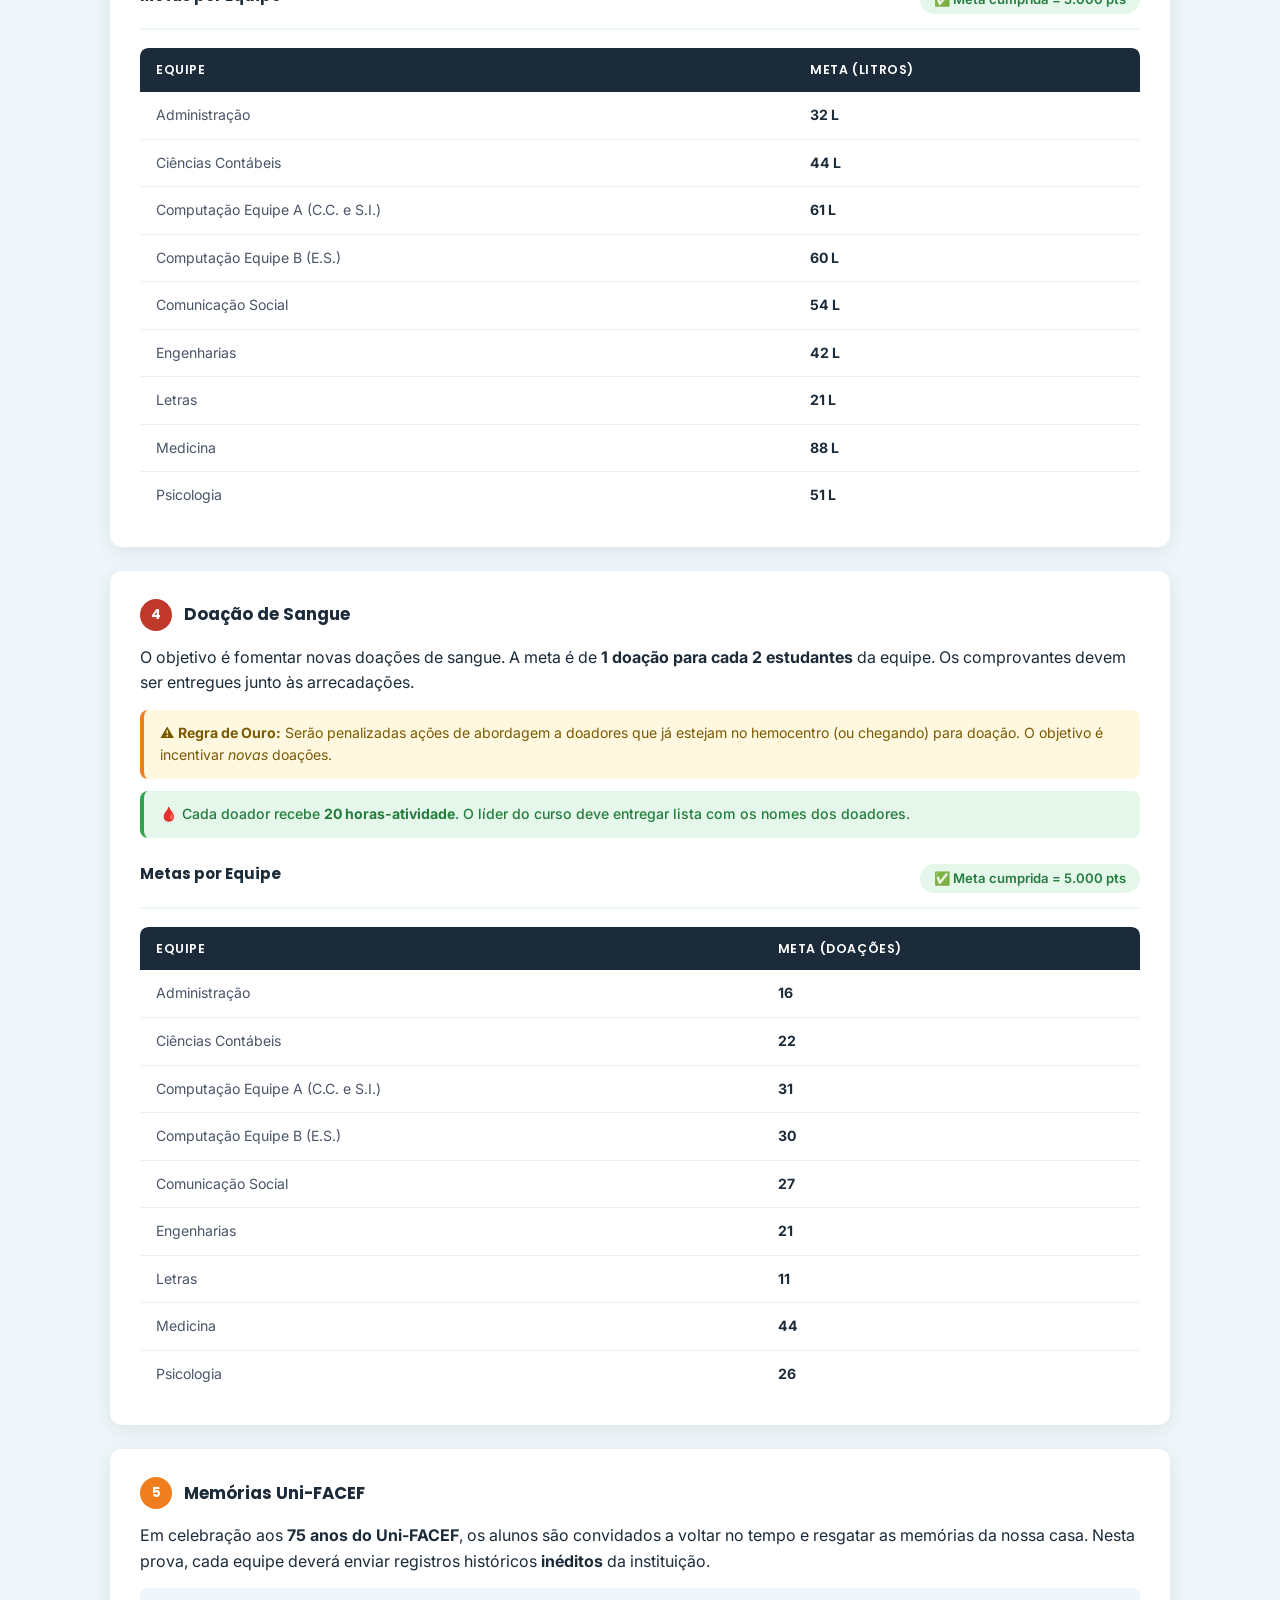
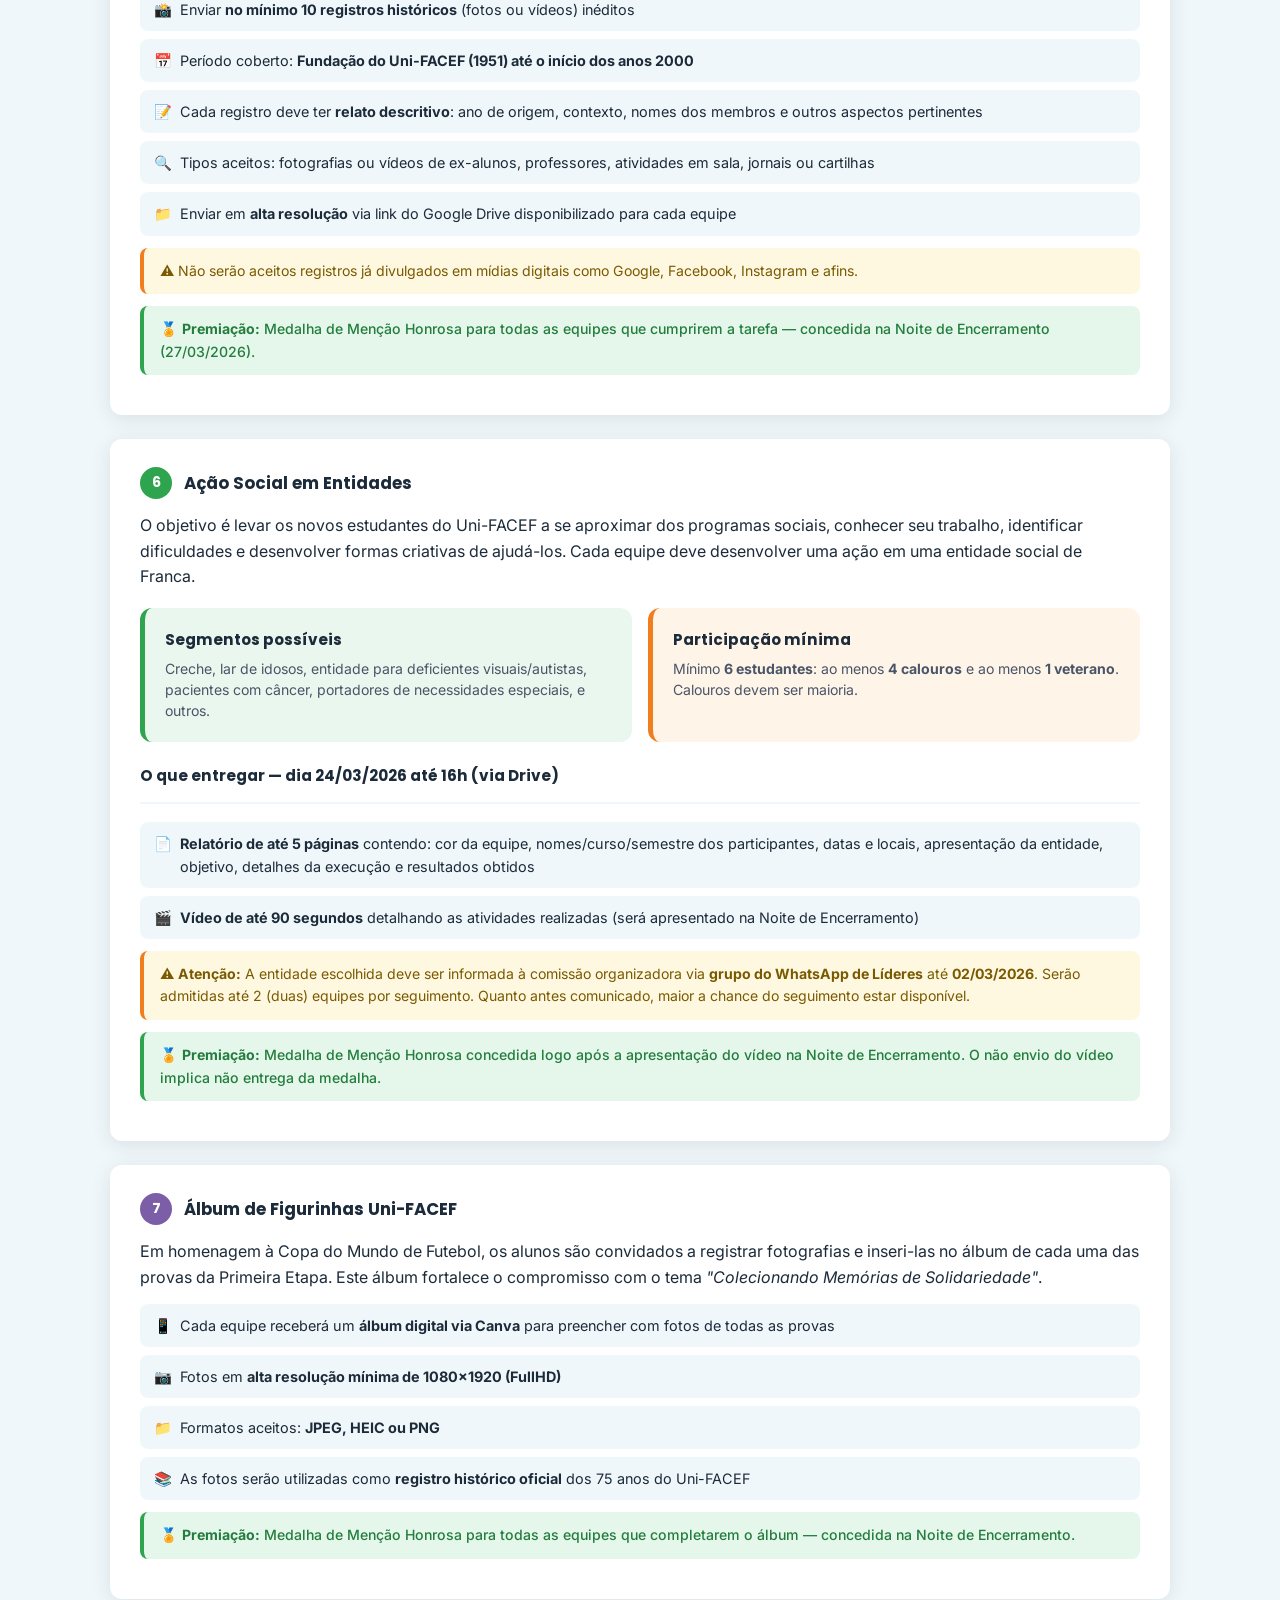
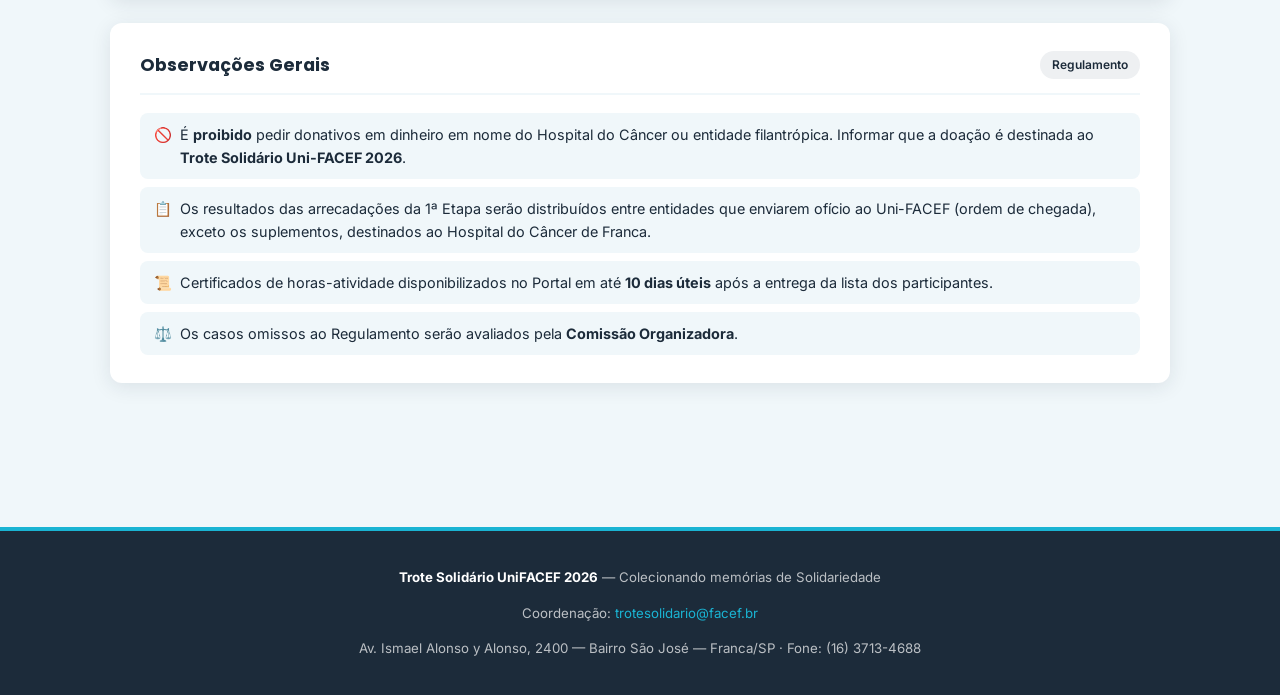
<file: provas.html>
<!DOCTYPE html>
<html lang="pt-br">
<head>
    <meta charset="UTF-8" />
    <meta name="viewport" content="width=device-width, initial-scale=1.0" />
    <link rel="stylesheet" href="styles.css" />
    <title>Provas & Metas — Trote Solidário UniFACEF 2026</title>
</head>
<body>

<nav class="nav">
    <div class="nav-inner">
        <a href="index.html" class="nav-logo">
            <span class="nav-logo-title">Trote Solidário 2026</span>
            <span class="nav-logo-sub">UniFACEF · Colecionando Memórias</span>
        </a>
        <button class="nav-toggle" id="navToggle" aria-label="Menu">
            <span></span><span></span><span></span>
        </button>
        <ul class="nav-links" id="navLinks">
            <li><a href="index.html">Início</a></li>
            <li><a href="introducao.html">Introdução</a></li>
            <li><a href="formato.html">Formato</a></li>
            <li><a href="equipes.html">Equipes</a></li>
            <li><a href="provas.html">Provas & Metas</a></li>
            <li><a href="integracao.html">Integração</a></li>
            <li><a href="cronograma.html">Cronograma</a></li>
            <li><a href="calculadora.html">Calculadora</a></li>
                <li><a href="figurinhas.html">Figurinhas</a></li>
        </ul>
    </div>
</nav>

<header class="hero hero-page">
    <h1>Provas & Metas</h1>
    <h2>1ª Etapa — Gincana Solidária · 7 provas</h2>
</header>

<main class="main">

    <section class="section">
        <div class="section-header">
            <h3>Entrega das Arrecadações</h3>
            <span class="badge badge-laranja">Prazo único</span>
        </div>
        <div class="card laranja">
            <h4>📅 Terça-feira, 24 de Março de 2026 — das 8h às 10h</h4>
            <p>
                A entrega dos alimentos, suplementos e comprovantes da Doação de Sangue e da Ação
                Social deverá ocorrer <strong>única e exclusivamente</strong> nesse horário.<br>
                <strong>Local:</strong> Unidade I — Av. Major Nicácio, 2433 — em salas definidas por sorteio.
            </p>
        </div>
        <p style="margin-top:14px; font-size:.88rem; color:var(--cinza);">
            O representante da turma deverá também entregar uma lista dos alunos doadores para fins
            de controle dos certificados de horas-atividade.
        </p>
    </section>

    <!-- PROVA 1 -->
    <section class="section">
        <div class="prova-header">
            <div class="prova-num">1</div>
            <h3>Arrecadação de Alimentos — Kit Alimentação</h3>
        </div>
        <p>
            Esta prova consiste na arrecadação de itens alimentícios que serão entregues a entidades
            e instituições francanas de assistência social. A meta é composta por
            <strong>1 Kit Alimentação por cada estudante</strong> da equipe.
        </p>

        <div class="kit-box">
            <strong>Composição do Kit Alimentação (por kit, embalado em plástico transparente):</strong>
            <ul>
                <li>✅ 2 pacotes de 5kg de <strong>arroz tipo 1</strong></li>
                <li>✅ 2 pacotes de 2kg de <strong>feijão tipo carioca</strong> (ou 4 pacotes de 1kg)</li>
                <li>✅ 3 unidades de <strong>óleo de soja</strong> (1 litro ou 900 mL cada)</li>
                <li>✅ 6 pacotes de <strong>macarrão</strong> de 500g (ou 3 pacotes de 1kg)</li>
            </ul>
        </div>
        <div class="alert-box">⚠️ Kits incompletos serão pontuados como itens avulsos. O kit deve vir embalado em plástico transparente.</div>

        <div class="section-header" style="margin-top:18px;">
            <h3 style="font-size:.95rem;">Metas por Equipe</h3>
            <span class="pontos-box">✅ Meta cumprida = 5.000 pts</span>
        </div>
        <div class="table-wrap">
            <table>
                <thead><tr><th>Equipe</th><th>Meta (kits)</th></tr></thead>
                <tbody>
                    <tr><td>Administração</td><td><strong>32</strong></td></tr>
                    <tr><td>Ciências Contábeis</td><td><strong>44</strong></td></tr>
                    <tr><td>Computação Equipe A (C.C. e S.I.)</td><td><strong>61</strong></td></tr>
                    <tr><td>Computação Equipe B (E.S.)</td><td><strong>60</strong></td></tr>
                    <tr><td>Comunicação Social</td><td><strong>54</strong></td></tr>
                    <tr><td>Engenharias</td><td><strong>42</strong></td></tr>
                    <tr><td>Letras</td><td><strong>21</strong></td></tr>
                    <tr><td>Medicina</td><td><strong>88</strong></td></tr>
                    <tr><td>Psicologia</td><td><strong>51</strong></td></tr>
                </tbody>
            </table>
        </div>

        <div class="section-header" style="margin-top:22px;">
            <h3 style="font-size:.95rem;">Pontuação de Itens Avulsos</h3>
        </div>
        <div class="table-wrap">
            <table>
                <thead><tr><th>Item</th><th>Pontos</th></tr></thead>
                <tbody>
                    <tr><td>Pacote de 5kg de arroz tipo 1</td><td><strong>10 pts</strong></td></tr>
                    <tr><td>Pacote de 1kg de arroz tipo 1</td><td><strong>2 pts</strong></td></tr>
                    <tr><td>Pacote de 2kg de feijão tipo carioca</td><td><strong>8 pts</strong></td></tr>
                    <tr><td>Pacote de 1kg de feijão tipo carioca</td><td><strong>4 pts</strong></td></tr>
                    <tr><td>1 unidade de óleo de soja</td><td><strong>4 pts</strong></td></tr>
                    <tr><td>Pacote de macarrão de 500g</td><td><strong>2 pts</strong></td></tr>
                </tbody>
            </table>
        </div>
    </section>

    <!-- PROVA 2 -->
    <section class="section">
        <div class="prova-header">
            <div class="prova-num" style="background:var(--magenta);">2</div>
            <h3>Arrecadação de Suplementos Alimentares</h3>
        </div>
        <p>
            Os suplementos serão destinados às atividades dos <strong>Voluntários da Saúde</strong>
            do Hospital de Câncer de Franca. A meta é de <strong>1 suplemento para cada 2 estudantes</strong>
            da equipe.
        </p>

        <div class="kit-box">
            <strong>Especificações do Suplemento Alimentar:</strong>
            <ul>
                <li>✅ Lata de <strong>400g</strong>, preferencialmente sabor baunilha</li>
                <li>✅ Marcas aceitas: <strong>Ensure</strong> ou <strong>Nutren 1.0</strong></li>
            </ul>
        </div>
        <div class="alert-box">⚠️ Latas com peso divergente ao especificado serão recebidas como doação, mas não serão pontuadas.</div>

        <div class="section-header" style="margin-top:18px;">
            <h3 style="font-size:.95rem;">Metas por Equipe</h3>
            <span class="pontos-box">✅ Meta cumprida = 5.000 pts</span>
        </div>
        <div class="table-wrap">
            <table>
                <thead><tr><th>Equipe</th><th>Meta (latas)</th></tr></thead>
                <tbody>
                    <tr><td>Administração</td><td><strong>16</strong></td></tr>
                    <tr><td>Ciências Contábeis</td><td><strong>22</strong></td></tr>
                    <tr><td>Computação Equipe A (C.C. e S.I.)</td><td><strong>31</strong></td></tr>
                    <tr><td>Computação Equipe B (E.S.)</td><td><strong>30</strong></td></tr>
                    <tr><td>Comunicação Social</td><td><strong>27</strong></td></tr>
                    <tr><td>Engenharias</td><td><strong>21</strong></td></tr>
                    <tr><td>Letras</td><td><strong>11</strong></td></tr>
                    <tr><td>Medicina</td><td><strong>44</strong></td></tr>
                    <tr><td>Psicologia</td><td><strong>26</strong></td></tr>
                </tbody>
            </table>
        </div>
    </section>

    <!-- PROVA 3 -->
    <section class="section">
        <div class="prova-header">
            <div class="prova-num" style="background:var(--azul-escuro);">3</div>
            <h3>Campanha do Leite</h3>
        </div>
        <p>
            A meta é de <strong>1 litro de leite por estudante</strong> da equipe. O leite arrecadado
            será destinado a entidades sociais da cidade de Franca.
        </p>

        <div class="kit-box">
            <strong>Especificações:</strong>
            <ul>
                <li>✅ <strong>1 Litro de Leite Longa Vida UHT</strong> (Integral, Semidesnatado ou Desnatado)</li>
                <li>⚠️ <strong>Atenção:</strong> A data de vencimento deve ser posterior a <strong>02 de Junho de 2026</strong></li>
            </ul>
        </div>

        <div class="section-header" style="margin-top:18px;">
            <h3 style="font-size:.95rem;">Metas por Equipe</h3>
            <span class="pontos-box">✅ Meta cumprida = 5.000 pts</span>
        </div>
        <div class="table-wrap">
            <table>
                <thead><tr><th>Equipe</th><th>Meta (litros)</th></tr></thead>
                <tbody>
                    <tr><td>Administração</td><td><strong>32 L</strong></td></tr>
                    <tr><td>Ciências Contábeis</td><td><strong>44 L</strong></td></tr>
                    <tr><td>Computação Equipe A (C.C. e S.I.)</td><td><strong>61 L</strong></td></tr>
                    <tr><td>Computação Equipe B (E.S.)</td><td><strong>60 L</strong></td></tr>
                    <tr><td>Comunicação Social</td><td><strong>54 L</strong></td></tr>
                    <tr><td>Engenharias</td><td><strong>42 L</strong></td></tr>
                    <tr><td>Letras</td><td><strong>21 L</strong></td></tr>
                    <tr><td>Medicina</td><td><strong>88 L</strong></td></tr>
                    <tr><td>Psicologia</td><td><strong>51 L</strong></td></tr>
                </tbody>
            </table>
        </div>
    </section>

    <!-- PROVA 4 -->
    <section class="section">
        <div class="prova-header">
            <div class="prova-num" style="background:#c0392b;">4</div>
            <h3>Doação de Sangue</h3>
        </div>
        <p>
            O objetivo é fomentar novas doações de sangue. A meta é de
            <strong>1 doação para cada 2 estudantes</strong> da equipe. Os comprovantes devem
            ser entregues junto às arrecadações.
        </p>
        <div class="alert-box">
            ⚠️ <strong>Regra de Ouro:</strong> Serão penalizadas ações de abordagem a doadores
            que já estejam no hemocentro (ou chegando) para doação. O objetivo é incentivar
            <em>novas</em> doações.
        </div>
        <div class="honor-box">
            🩸 Cada doador recebe <strong>20 horas-atividade</strong>. O líder do curso deve
            entregar lista com os nomes dos doadores.
        </div>

        <div class="section-header" style="margin-top:18px;">
            <h3 style="font-size:.95rem;">Metas por Equipe</h3>
            <span class="pontos-box">✅ Meta cumprida = 5.000 pts</span>
        </div>
        <div class="table-wrap">
            <table>
                <thead><tr><th>Equipe</th><th>Meta (doações)</th></tr></thead>
                <tbody>
                    <tr><td>Administração</td><td><strong>16</strong></td></tr>
                    <tr><td>Ciências Contábeis</td><td><strong>22</strong></td></tr>
                    <tr><td>Computação Equipe A (C.C. e S.I.)</td><td><strong>31</strong></td></tr>
                    <tr><td>Computação Equipe B (E.S.)</td><td><strong>30</strong></td></tr>
                    <tr><td>Comunicação Social</td><td><strong>27</strong></td></tr>
                    <tr><td>Engenharias</td><td><strong>21</strong></td></tr>
                    <tr><td>Letras</td><td><strong>11</strong></td></tr>
                    <tr><td>Medicina</td><td><strong>44</strong></td></tr>
                    <tr><td>Psicologia</td><td><strong>26</strong></td></tr>
                </tbody>
            </table>
        </div>
    </section>

    <!-- PROVA 5 -->
    <section class="section">
        <div class="prova-header">
            <div class="prova-num" style="background:var(--laranja);">5</div>
            <h3>Memórias Uni-FACEF</h3>
        </div>
        <p>
            Em celebração aos <strong>75 anos do Uni-FACEF</strong>, os alunos são convidados a
            voltar no tempo e resgatar as memórias da nossa casa. Nesta prova, cada equipe deverá
            enviar registros históricos <strong>inéditos</strong> da instituição.
        </p>
        <ul class="lista-check">
            <li>📸 <div>Enviar <strong>no mínimo 10 registros históricos</strong> (fotos ou vídeos) inéditos</div></li>
            <li>📅 <div>Período coberto: <strong>Fundação do Uni-FACEF (1951) até o início dos anos 2000</strong></div></li>
            <li>📝 <div>Cada registro deve ter <strong>relato descritivo</strong>: ano de origem, contexto, nomes dos membros e outros aspectos pertinentes</div></li>
            <li>🔍 <div>Tipos aceitos: fotografias ou vídeos de ex-alunos, professores, atividades em sala, jornais ou cartilhas</div></li>
            <li>📁 <div>Enviar em <strong>alta resolução</strong> via link do Google Drive disponibilizado para cada equipe</div></li>
        </ul>
        <div class="alert-box">⚠️ Não serão aceitos registros já divulgados em mídias digitais como Google, Facebook, Instagram e afins.</div>
        <div class="honor-box">🏅 <strong>Premiação:</strong> Medalha de Menção Honrosa para todas as equipes que cumprirem a tarefa — concedida na Noite de Encerramento (27/03/2026).</div>
    </section>

    <!-- PROVA 6 -->
    <section class="section">
        <div class="prova-header">
            <div class="prova-num" style="background:var(--verde);">6</div>
            <h3>Ação Social em Entidades</h3>
        </div>
        <p>
            O objetivo é levar os novos estudantes do Uni-FACEF a se aproximar dos programas
            sociais, conhecer seu trabalho, identificar dificuldades e desenvolver formas criativas
            de ajudá-los. Cada equipe deve desenvolver uma ação em uma entidade social de Franca.
        </p>

        <div class="card-grid">
            <div class="card verde">
                <h4>Segmentos possíveis</h4>
                <p>Creche, lar de idosos, entidade para deficientes visuais/autistas, pacientes com câncer,
                portadores de necessidades especiais, e outros.</p>
            </div>
            <div class="card laranja">
                <h4>Participação mínima</h4>
                <p>Mínimo <strong>6 estudantes</strong>: ao menos <strong>4 calouros</strong> e ao menos
                <strong>1 veterano</strong>. Calouros devem ser maioria.</p>
            </div>
        </div>

        <div class="section-header" style="margin-top:22px;">
            <h3 style="font-size:.95rem;">O que entregar — dia 24/03/2026 até 16h (via Drive)</h3>
        </div>
        <ul class="lista-check">
            <li>📄 <div><strong>Relatório de até 5 páginas</strong> contendo: cor da equipe, nomes/curso/semestre dos participantes, datas e locais, apresentação da entidade, objetivo, detalhes da execução e resultados obtidos</div></li>
            <li>🎬 <div><strong>Vídeo de até 90 segundos</strong> detalhando as atividades realizadas (será apresentado na Noite de Encerramento)</div></li>
        </ul>

        <div class="alert-box">
            ⚠️ <strong>Atenção:</strong> A entidade escolhida deve ser informada à comissão organizadora
            via <strong>grupo do WhatsApp de Líderes</strong> até <strong>02/03/2026</strong>.
            Serão admitidas até 2 (duas) equipes por seguimento. Quanto antes comunicado, maior a
            chance do seguimento estar disponível.
        </div>
        <div class="honor-box">🏅 <strong>Premiação:</strong> Medalha de Menção Honrosa concedida logo após a apresentação do vídeo na Noite de Encerramento. O não envio do vídeo implica não entrega da medalha.</div>
    </section>

    <!-- PROVA 7 -->
    <section class="section">
        <div class="prova-header">
            <div class="prova-num" style="background:#7b5ea7;">7</div>
            <h3>Álbum de Figurinhas Uni-FACEF</h3>
        </div>
        <p>
            Em homenagem à Copa do Mundo de Futebol, os alunos são convidados a registrar
            fotografias e inseri-las no álbum de cada uma das provas da Primeira Etapa.
            Este álbum fortalece o compromisso com o tema <em>"Colecionando Memórias de Solidariedade"</em>.
        </p>
        <ul class="lista-check">
            <li>📱 <div>Cada equipe receberá um <strong>álbum digital via Canva</strong> para preencher com fotos de todas as provas</div></li>
            <li>📷 <div>Fotos em <strong>alta resolução mínima de 1080×1920 (FullHD)</strong></div></li>
            <li>📁 <div>Formatos aceitos: <strong>JPEG, HEIC ou PNG</strong></div></li>
            <li>📚 <div>As fotos serão utilizadas como <strong>registro histórico oficial</strong> dos 75 anos do Uni-FACEF</div></li>
        </ul>
        <div class="honor-box">🏅 <strong>Premiação:</strong> Medalha de Menção Honrosa para todas as equipes que completarem o álbum — concedida na Noite de Encerramento.</div>
    </section>

    <section class="section">
        <div class="section-header">
            <h3>Observações Gerais</h3>
            <span class="badge badge-escuro">Regulamento</span>
        </div>
        <ul class="lista-check">
            <li>🚫 <div>É <strong>proibido</strong> pedir donativos em dinheiro em nome do Hospital do Câncer ou entidade filantrópica.
            Informar que a doação é destinada ao <strong>Trote Solidário Uni-FACEF 2026</strong>.</div></li>
            <li>📋 <div>Os resultados das arrecadações da 1ª Etapa serão distribuídos entre entidades que enviarem ofício ao
            Uni-FACEF (ordem de chegada), exceto os suplementos, destinados ao Hospital do Câncer de Franca.</div></li>
            <li>📜 <div>Certificados de horas-atividade disponibilizados no Portal em até <strong>10 dias úteis</strong>
            após a entrega da lista dos participantes.</div></li>
            <li>⚖️ <div>Os casos omissos ao Regulamento serão avaliados pela <strong>Comissão Organizadora</strong>.</div></li>
        </ul>
    </section>

</main>

<footer>
    <p><strong>Trote Solidário UniFACEF 2026</strong> — Colecionando memórias de Solidariedade</p>
    <p>Coordenação: <a href="mailto:trotesolidario@facef.br">trotesolidario@facef.br</a></p>
    <p>Av. Ismael Alonso y Alonso, 2400 — Bairro São José — Franca/SP · Fone: (16) 3713-4688</p>
</footer>

<script src="scripts.js"></script>
</body>
</html>
</file>
<file: styles.css>
@import url('https://fonts.googleapis.com/css2?family=Poppins:wght@400;500;600;700;800&family=Inter:wght@400;500;600&display=swap');

:root {
    --azul:        #1ab4d3;
    --azul-escuro: #1189a8;
    --verde:       #2ea44e;
    --verde-escuro:#237d3d;
    --laranja:     #f07e1e;
    --magenta:     #e11e8c;
    --escuro:      #1c2b3a;
    --cinza:       #4a5568;
    --cinza-claro: #e8edf0;
    --fundo:       #f0f7fa;
    --branco:      #ffffff;
    --sombra:      0 4px 20px rgba(28,43,58,.10);
    --sombra-md:   0 8px 32px rgba(28,43,58,.14);
    --radius:      12px;
    --radius-sm:   8px;
}

*, *::before, *::after { box-sizing: border-box; margin: 0; padding: 0; }

html { scroll-behavior: smooth; }

body {
    font-family: 'Inter', 'Segoe UI', sans-serif;
    background: var(--fundo);
    color: var(--escuro);
    font-size: 1rem;
    line-height: 1.6;
}

img { max-width: 100%; display: block; }
a  { text-decoration: none; }

.nav {
    background: var(--escuro);
    position: sticky;
    top: 0;
    z-index: 1000;
    box-shadow: 0 2px 12px rgba(0,0,0,.25);
}

.nav-inner {
    max-width: 1100px;
    margin: 0 auto;
    padding: 0 20px;
    display: flex;
    align-items: center;
    justify-content: space-between;
    height: 62px;
}

.nav-logo {
    display: flex;
    flex-direction: column;
    line-height: 1.1;
}

.nav-logo-title {
    font-family: 'Poppins', sans-serif;
    font-weight: 700;
    font-size: .95rem;
    color: var(--branco);
    letter-spacing: .3px;
}

.nav-logo-sub {
    font-size: .72rem;
    color: var(--azul);
    font-weight: 500;
}

.nav-links {
    list-style: none;
    display: flex;
    gap: 4px;
    flex-wrap: wrap;
}

.nav-links a {
    color: #b8cdd9;
    font-size: .82rem;
    font-weight: 500;
    padding: 6px 10px;
    border-radius: var(--radius-sm);
    transition: background .2s, color .2s;
}

.nav-links a:hover,
.nav-links a.active {
    background: rgba(255,255,255,.08);
    color: var(--branco);
}

.nav-links a.active {
    color: var(--azul);
    border-bottom: 2px solid var(--azul);
    border-radius: 0;
}

/* Hamburger */
.nav-toggle {
    display: none;
    background: none;
    border: none;
    cursor: pointer;
    padding: 6px;
    flex-direction: column;
    gap: 5px;
}

.nav-toggle span {
    display: block;
    width: 24px;
    height: 2px;
    background: var(--branco);
    border-radius: 2px;
    transition: all .3s;
}

.hero {
    background: linear-gradient(135deg, var(--azul-escuro) 0%, var(--azul) 60%, #4fd1e8 100%);
    color: var(--branco);
    padding: 70px 20px 90px;
    text-align: center;
    position: relative;
    overflow: hidden;
}

.hero::before {
    content: '';
    position: absolute;
    top: -60px; right: -80px;
    width: 320px; height: 320px;
    background: rgba(255,255,255,.06);
    border-radius: 50%;
}

.hero::after {
    content: '';
    position: absolute;
    bottom: -80px; left: -60px;
    width: 260px; height: 260px;
    background: rgba(255,255,255,.05);
    border-radius: 50%;
}

.hero-logo {
    width: 200px;
    height: auto;
    display: block;
    margin: 0 auto 28px;
    clip-path: inset(5px round 10px);
}

.hero h1 {
    font-family: 'Poppins', sans-serif;
    font-size: 2.6rem;
    font-weight: 800;
    margin-bottom: 8px;
    line-height: 1.15;
}

.hero h1 span { color: #ffe066; }

.hero h2 {
    font-size: 1.1rem;
    font-weight: 400;
    opacity: .9;
    font-style: italic;
}

.hero-page {
    padding: 44px 20px 66px;
}

.hero-page h1 {
    font-family: 'Poppins', sans-serif;
    font-size: 2rem;
    font-weight: 700;
    margin-bottom: 6px;
}

.hero-page h2 {
    font-size: .95rem;
    font-weight: 400;
    opacity: .85;
}

.stats-strip {
    max-width: 1100px;
    margin: -32px auto 0;
    padding: 0 20px;
    display: grid;
    grid-template-columns: repeat(4, 1fr);
    gap: 16px;
    position: relative;
    z-index: 10;
}

.stat-card {
    background: var(--branco);
    border-radius: var(--radius);
    padding: 18px 20px;
    text-align: center;
    box-shadow: var(--sombra-md);
    border-top: 4px solid var(--azul);
}

.stat-card.verde   { border-color: var(--verde); }
.stat-card.laranja { border-color: var(--laranja); }
.stat-card.magenta { border-color: var(--magenta); }

.stat-num {
    font-family: 'Poppins', sans-serif;
    font-size: 2rem;
    font-weight: 800;
    color: var(--escuro);
    line-height: 1;
}

.stat-label {
    font-size: .78rem;
    color: var(--cinza);
    font-weight: 500;
    margin-top: 4px;
}

.main {
    max-width: 1100px;
    margin: 0 auto;
    padding: 40px 20px 60px;
}

.main-narrow {
    max-width: 900px;
}

.section {
    background: var(--branco);
    border-radius: var(--radius);
    padding: 28px 30px;
    margin-bottom: 24px;
    box-shadow: var(--sombra);
}

.section-header {
    display: flex;
    align-items: center;
    justify-content: space-between;
    margin-bottom: 18px;
    padding-bottom: 14px;
    border-bottom: 2px solid var(--fundo);
    gap: 12px;
    flex-wrap: wrap;
}

.section-header h3 {
    font-family: 'Poppins', sans-serif;
    font-size: 1.1rem;
    font-weight: 700;
    color: var(--escuro);
    margin: 0;
}

.section-header h2 {
    font-family: 'Poppins', sans-serif;
    font-size: 1.3rem;
    font-weight: 700;
    color: var(--escuro);
    margin: 0;
}

.badge {
    display: inline-flex;
    align-items: center;
    gap: 5px;
    font-size: .75rem;
    font-weight: 600;
    padding: 4px 12px;
    border-radius: 99px;
    white-space: nowrap;
}

.badge-azul   { background: #e3f5fc; color: var(--azul-escuro); }
.badge-verde  { background: #e5f7eb; color: var(--verde-escuro); }
.badge-laranja{ background: #fef3e7; color: #b35b0a; }
.badge-magenta{ background: #fce7f3; color: #a31464; }
.badge-escuro { background: #eef0f2; color: var(--escuro); }

.card-grid {
    display: grid;
    grid-template-columns: repeat(auto-fit, minmax(240px, 1fr));
    gap: 16px;
    margin-top: 18px;
}

.card {
    border-radius: var(--radius);
    padding: 20px;
    border-left: 5px solid var(--azul);
}

.card.azul   { background: #e9f7fc; border-color: var(--azul); }
.card.verde  { background: #e9f7ee; border-color: var(--verde); }
.card.laranja{ background: #fef4e8; border-color: var(--laranja); }
.card.magenta{ background: #fce8f4; border-color: var(--magenta); }
.card.escuro { background: #eef0f4; border-color: var(--escuro); }

.card h4 {
    font-family: 'Poppins', sans-serif;
    font-size: .95rem;
    font-weight: 700;
    margin-bottom: 6px;
    color: var(--escuro);
}

.card p {
    font-size: .88rem;
    color: var(--cinza);
    line-height: 1.5;
}

.date-cards {
    display: grid;
    grid-template-columns: repeat(auto-fit, minmax(200px, 1fr));
    gap: 16px;
    margin-top: 18px;
}

.date-card {
    background: var(--branco);
    border-radius: var(--radius);
    padding: 20px;
    box-shadow: var(--sombra);
    border-top: 4px solid var(--azul);
    text-align: center;
}

.date-card.laranja { border-color: var(--laranja); }
.date-card.verde   { border-color: var(--verde); }
.date-card.magenta { border-color: var(--magenta); }

.date-card-day {
    font-family: 'Poppins', sans-serif;
    font-size: 2.2rem;
    font-weight: 800;
    color: var(--azul);
    line-height: 1;
}

.date-card.laranja .date-card-day { color: var(--laranja); }
.date-card.verde   .date-card-day { color: var(--verde); }
.date-card.magenta .date-card-day { color: var(--magenta); }

.date-card-month {
    font-size: .8rem;
    font-weight: 600;
    color: var(--cinza);
    text-transform: uppercase;
    letter-spacing: .5px;
    margin-top: 2px;
}

.date-card-desc {
    font-size: .85rem;
    color: var(--escuro);
    font-weight: 500;
    margin-top: 8px;
    line-height: 1.4;
}

.date-card-detail {
    font-size: .78rem;
    color: var(--cinza);
    margin-top: 4px;
}

.lista-check {
    list-style: none;
    display: flex;
    flex-direction: column;
    gap: 8px;
    margin-top: 12px;
}

.lista-check li {
    background: var(--fundo);
    padding: 10px 14px;
    border-radius: var(--radius-sm);
    font-size: .9rem;
    display: flex;
    gap: 8px;
    align-items: flex-start;
}

.lista-check li strong { color: var(--escuro); }

.table-wrap {
    overflow-x: auto;
    margin-top: 16px;
    border-radius: var(--radius-sm);
}

table {
    width: 100%;
    border-collapse: collapse;
    font-size: .88rem;
}

thead th {
    background: var(--escuro);
    color: var(--branco);
    font-family: 'Poppins', sans-serif;
    font-size: .78rem;
    font-weight: 600;
    text-transform: uppercase;
    letter-spacing: .6px;
    padding: 12px 16px;
    text-align: left;
    white-space: nowrap;
}

thead th:first-child { border-radius: var(--radius-sm) 0 0 0; }
thead th:last-child  { border-radius: 0 var(--radius-sm) 0 0; }

tbody tr { border-bottom: 1px solid #edf0f2; transition: background .15s; }
tbody tr:hover { background: #f7fafb; }
tbody td { padding: 12px 16px; color: var(--cinza); }
tbody td strong { color: var(--escuro); }
tbody tr:last-child { border-bottom: none; }

.cor-bolinha {
    display: inline-block;
    width: 18px;
    height: 18px;
    border-radius: 50%;
    border: 2px solid rgba(0,0,0,.12);
    vertical-align: middle;
    margin-right: 8px;
    flex-shrink: 0;
}

.prova-num {
    display: inline-flex;
    align-items: center;
    justify-content: center;
    width: 32px;
    height: 32px;
    border-radius: 50%;
    background: var(--azul);
    color: var(--branco);
    font-family: 'Poppins', sans-serif;
    font-weight: 700;
    font-size: .85rem;
    flex-shrink: 0;
}

.prova-header {
    display: flex;
    align-items: center;
    gap: 12px;
    margin-bottom: 14px;
}

.prova-header h3 {
    font-family: 'Poppins', sans-serif;
    font-weight: 700;
    font-size: 1.05rem;
    color: var(--escuro);
    margin: 0;
}

.kit-box {
    background: #fffbea;
    border: 2px dashed #f0c040;
    border-radius: var(--radius-sm);
    padding: 16px 20px;
    margin: 14px 0;
}

.kit-box ul {
    list-style: none;
    display: flex;
    flex-direction: column;
    gap: 6px;
    margin-top: 8px;
}

.kit-box li {
    font-size: .9rem;
    color: #7a5a00;
    display: flex;
    gap: 8px;
}

.alert-box {
    background: #fff8e1;
    border-left: 4px solid var(--laranja);
    border-radius: var(--radius-sm);
    padding: 12px 16px;
    font-size: .88rem;
    margin: 12px 0;
    color: #7a5a00;
}

.honor-box {
    background: #e5f7eb;
    border-left: 4px solid var(--verde);
    border-radius: var(--radius-sm);
    padding: 12px 16px;
    font-size: .88rem;
    margin: 12px 0;
    color: var(--verde-escuro);
    font-weight: 500;
}

.pontos-box {
    display: inline-flex;
    align-items: center;
    gap: 6px;
    background: #e5f7eb;
    border-radius: 99px;
    padding: 4px 14px;
    font-size: .82rem;
    font-weight: 600;
    color: var(--verde-escuro);
    margin-top: 8px;
}

.timeline {
    position: relative;
    padding-left: 32px;
    margin-top: 20px;
}

.timeline::before {
    content: '';
    position: absolute;
    left: 8px;
    top: 8px;
    bottom: 0;
    width: 2px;
    background: linear-gradient(to bottom, var(--azul), var(--verde));
}

.tl-item {
    position: relative;
    margin-bottom: 28px;
}

.tl-item:last-child { margin-bottom: 0; }

.tl-dot {
    position: absolute;
    left: -28px;
    top: 4px;
    width: 14px;
    height: 14px;
    border-radius: 50%;
    background: var(--azul);
    border: 3px solid var(--fundo);
    box-shadow: 0 0 0 2px var(--azul);
}

.tl-dot.laranja { background: var(--laranja); box-shadow: 0 0 0 2px var(--laranja); }
.tl-dot.verde   { background: var(--verde);   box-shadow: 0 0 0 2px var(--verde); }
.tl-dot.magenta { background: var(--magenta); box-shadow: 0 0 0 2px var(--magenta); }

.tl-data {
    font-family: 'Poppins', sans-serif;
    font-weight: 700;
    font-size: .92rem;
    color: var(--escuro);
    margin-bottom: 3px;
}

.tl-desc {
    font-size: .88rem;
    color: var(--cinza);
    line-height: 1.5;
}

.locais-grid {
    display: grid;
    grid-template-columns: 1fr 1fr;
    gap: 20px;
    margin-top: 16px;
}

.local-card {
    background: var(--fundo);
    border-radius: var(--radius-sm);
    padding: 20px;
    border: 1px solid #d9e4ea;
}

.local-card h4 {
    font-family: 'Poppins', sans-serif;
    font-weight: 700;
    font-size: 1rem;
    margin-bottom: 6px;
    color: var(--escuro);
}

.local-card p {
    font-size: .88rem;
    color: var(--cinza);
}

.btn-mapa {
    display: inline-flex;
    align-items: center;
    gap: 6px;
    margin-top: 12px;
    background: none;
    border: 1.5px solid var(--azul);
    color: var(--azul);
    padding: 6px 14px;
    border-radius: 6px;
    font-size: .82rem;
    font-weight: 600;
    cursor: pointer;
    transition: background .2s, color .2s;
}

.btn-mapa:hover { background: var(--azul); color: var(--branco); }

.mapa-embed {
    display: none;
    width: 100%;
    height: 220px;
    border: none;
    border-radius: var(--radius-sm);
    margin-top: 12px;
}

.calc-hero {
    background: linear-gradient(135deg, var(--escuro) 0%, #2c4a60 100%);
    border-radius: var(--radius);
    padding: 28px 30px;
    display: flex;
    justify-content: space-between;
    align-items: center;
    margin-bottom: 24px;
    box-shadow: var(--sombra-md);
}

.calc-label {
    font-size: .72rem;
    font-weight: 600;
    text-transform: uppercase;
    letter-spacing: 1.5px;
    color: rgba(255,255,255,.6);
    margin-bottom: 4px;
}

.calc-breakdown {
    font-size: .8rem;
    color: rgba(255,255,255,.5);
    margin-top: 6px;
}

.calc-total-num {
    font-family: 'Poppins', sans-serif;
    font-size: 3.4rem;
    font-weight: 800;
    color: #ffe066;
    line-height: 1;
    transition: color .3s;
}

.calc-total-unit {
    font-size: .85rem;
    color: rgba(255,255,255,.6);
    display: block;
    margin-top: 4px;
}

/* Breakdown por prova */
.calc-bkd-grid {
    display: flex;
    gap: 12px;
    flex-wrap: wrap;
    margin-top: 4px;
}

.calc-bkd-item {
    display: flex;
    flex-direction: column;
    align-items: center;
    gap: 1px;
    background: rgba(255,255,255,.08);
    border-radius: var(--radius-sm);
    padding: 8px 12px;
    min-width: 64px;
}

.calc-bkd-icon { font-size: 1.1rem; line-height: 1; }

.calc-bkd-label {
    font-size: .64rem;
    color: rgba(255,255,255,.55);
    text-transform: uppercase;
    letter-spacing: .5px;
    white-space: nowrap;
}

.calc-bkd-val {
    font-family: 'Poppins', sans-serif;
    font-size: .9rem;
    font-weight: 700;
    color: rgba(255,255,255,.9);
}

/* ── Seleção de equipe por cor ── */
.team-btn-grid {
    display: grid;
    grid-template-columns: repeat(3, 1fr);
    gap: 10px;
}

.team-btn-item {
    border: 2px solid #d1dde5;
    border-top: 5px solid var(--cor, #aaa);
    border-radius: var(--radius-sm);
    padding: 12px 8px 10px;
    background: var(--branco);
    cursor: pointer;
    text-align: center;
    font-family: 'Inter', sans-serif;
    transition: border-color .2s, box-shadow .2s, transform .15s, background .2s;
    display: flex;
    flex-direction: column;
    align-items: center;
    gap: 2px;
}

.team-btn-item:hover {
    border-color: var(--cor, #aaa);
    box-shadow: 0 4px 16px rgba(0,0,0,.10);
    transform: translateY(-2px);
}

.team-btn-item.ativo {
    background: var(--cor, var(--azul));
    border-color: var(--cor, var(--azul));
    box-shadow: 0 4px 18px rgba(0,0,0,.22);
    transform: translateY(-2px);
}

.btn-cor-label {
    font-size: .68rem;
    font-weight: 700;
    text-transform: uppercase;
    letter-spacing: .6px;
    color: var(--cor, #888);
    transition: color .2s;
}

.btn-equipe-nome {
    font-size: .8rem;
    font-weight: 600;
    color: var(--escuro);
    line-height: 1.25;
    transition: color .2s;
}

.btn-alunos-label {
    font-size: .68rem;
    color: var(--cinza);
    transition: color .2s;
}

.team-btn-item.ativo .btn-cor-label,
.team-btn-item.ativo .btn-equipe-nome,
.team-btn-item.ativo .btn-alunos-label {
    color: rgba(255,255,255,.95);
}

.team-meta-strip {
    display: flex;
    gap: 20px;
    flex-wrap: wrap;
    margin-top: 12px;
    font-size: .83rem;
    color: var(--cinza);
}

.team-meta-strip span strong { color: var(--escuro); }

.section-pts-badge {
    font-size: .82rem;
    font-weight: 700;
    background: #e5f7eb;
    color: var(--verde-escuro);
    padding: 4px 14px;
    border-radius: 99px;
}

.item-row {
    display: flex;
    align-items: center;
    justify-content: space-between;
    padding: 12px 0;
    border-bottom: 1px solid #f0f4f7;
}

.item-row:last-child { border-bottom: none; }

.item-info { display: flex; flex-direction: column; gap: 2px; }

.item-nome  { font-weight: 500; font-size: .92rem; }
.item-pts-u { font-size: .76rem; color: #aab; }

.item-input {
    width: 82px;
    text-align: center;
    font-size: 1rem;
    font-weight: 600;
    padding: 7px 10px;
    border: 1.5px solid #d1dde5;
    border-radius: var(--radius-sm);
    outline: none;
    transition: border-color .2s;
}

.item-input:focus { border-color: var(--azul); }

.meta-row { margin-bottom: 22px; }
.meta-row:last-child { margin-bottom: 0; }

.meta-header {
    display: flex;
    justify-content: space-between;
    align-items: baseline;
    margin-bottom: 8px;
}

.meta-nome    { font-weight: 500; font-size: .92rem; }
.meta-cnt     { font-size: .8rem; color: #aab; }

.progress-track {
    background: #edf0f2;
    border-radius: 99px;
    height: 7px;
    overflow: hidden;
    margin-bottom: 10px;
}

.progress-fill {
    height: 100%;
    border-radius: 99px;
    background: var(--azul);
    width: 0%;
    transition: width .35s ease, background .3s;
}

.progress-fill.meta-ok { background: var(--verde); }

/* Fogos */
#fogueiroContainer {
    position: fixed;
    inset: 0;
    pointer-events: none;
    z-index: 9999;
    overflow: hidden;
}

.foguete-particula {
    position: fixed;
    border-radius: 50%;
    transform: translate(-50%, -50%);
    animation: explosao 1s ease-out forwards;
}

@keyframes explosao {
    0%   { transform: translate(-50%,-50%) translate(0,0) scale(1); opacity: 1; }
    70%  { opacity: .9; }
    100% { transform: translate(-50%,-50%) translate(var(--dx),var(--dy)) scale(.1); opacity: 0; }
}

.coord-grid {
    display: grid;
    grid-template-columns: repeat(auto-fill, minmax(260px, 1fr));
    gap: 12px;
    margin-top: 16px;
}

.coord-item {
    background: var(--fundo);
    border-radius: var(--radius-sm);
    padding: 14px 16px;
    border-left: 4px solid var(--azul);
}

.coord-nome {
    font-weight: 600;
    font-size: .9rem;
    color: var(--escuro);
    margin-bottom: 2px;
}

.coord-cargo {
    font-size: .78rem;
    color: var(--cinza);
    margin-bottom: 4px;
}

.coord-email {
    font-size: .8rem;
    color: var(--azul-escuro);
    font-weight: 500;
}

footer {
    background: var(--escuro);
    color: rgba(255,255,255,.7);
    text-align: center;
    padding: 36px 20px;
    margin-top: 60px;
    font-size: .83rem;
    border-top: 4px solid var(--azul);
}

footer a { color: var(--azul); }
footer strong { color: var(--branco); }
footer p + p { margin-top: 6px; }

.text-azul   { color: var(--azul); }
.text-verde  { color: var(--verde); }
.text-laranja{ color: var(--laranja); }
.text-magenta{ color: var(--magenta); }
.text-cinza  { color: var(--cinza); }

p { margin-bottom: 14px; }
p:last-child { margin-bottom: 0; }

.destaque {
    background: linear-gradient(135deg, var(--azul) 0%, #4fd1e8 100%);
    color: var(--branco);
}

.destaque .section-header h3 { color: var(--branco); }

@media (max-width: 860px) {
    .stats-strip { grid-template-columns: repeat(2, 1fr); }
    .locais-grid { grid-template-columns: 1fr; }
}

@media (max-width: 640px) {
    .nav-links {
        display: none;
        flex-direction: column;
        gap: 0;
        position: absolute;
        top: 62px;
        left: 0;
        right: 0;
        background: var(--escuro);
        padding: 12px 20px 20px;
        box-shadow: 0 8px 20px rgba(0,0,0,.3);
    }

    .nav-links.aberto { display: flex; }
    .nav-links a { padding: 10px 4px; border-radius: 0; font-size: .9rem; }
    .nav-links a.active { border-bottom: none; color: var(--azul); }
    .nav-toggle { display: flex; }

    .hero h1 { font-size: 1.9rem; }
    .hero h2 { font-size: .95rem; }
    .hero-logo { width: 130px; }
    .stats-strip { grid-template-columns: repeat(2, 1fr); margin-top: -20px; }
    .stat-num { font-size: 1.6rem; }
    .section { padding: 20px; }
    .calc-hero { flex-direction: column; gap: 16px; text-align: center; }
    .calc-total-num { font-size: 2.8rem; }
    .date-cards { grid-template-columns: repeat(2, 1fr); }
    .card-grid { grid-template-columns: 1fr; }
    .coord-grid { grid-template-columns: 1fr; }
    .team-btn-grid { grid-template-columns: repeat(2, 1fr); }
}

@media (max-width: 420px) {
    .stats-strip { grid-template-columns: 1fr 1fr; gap: 10px; }
    .date-cards { grid-template-columns: 1fr; }
    .team-btn-grid { grid-template-columns: repeat(2, 1fr); gap: 8px; }
}
</file>
